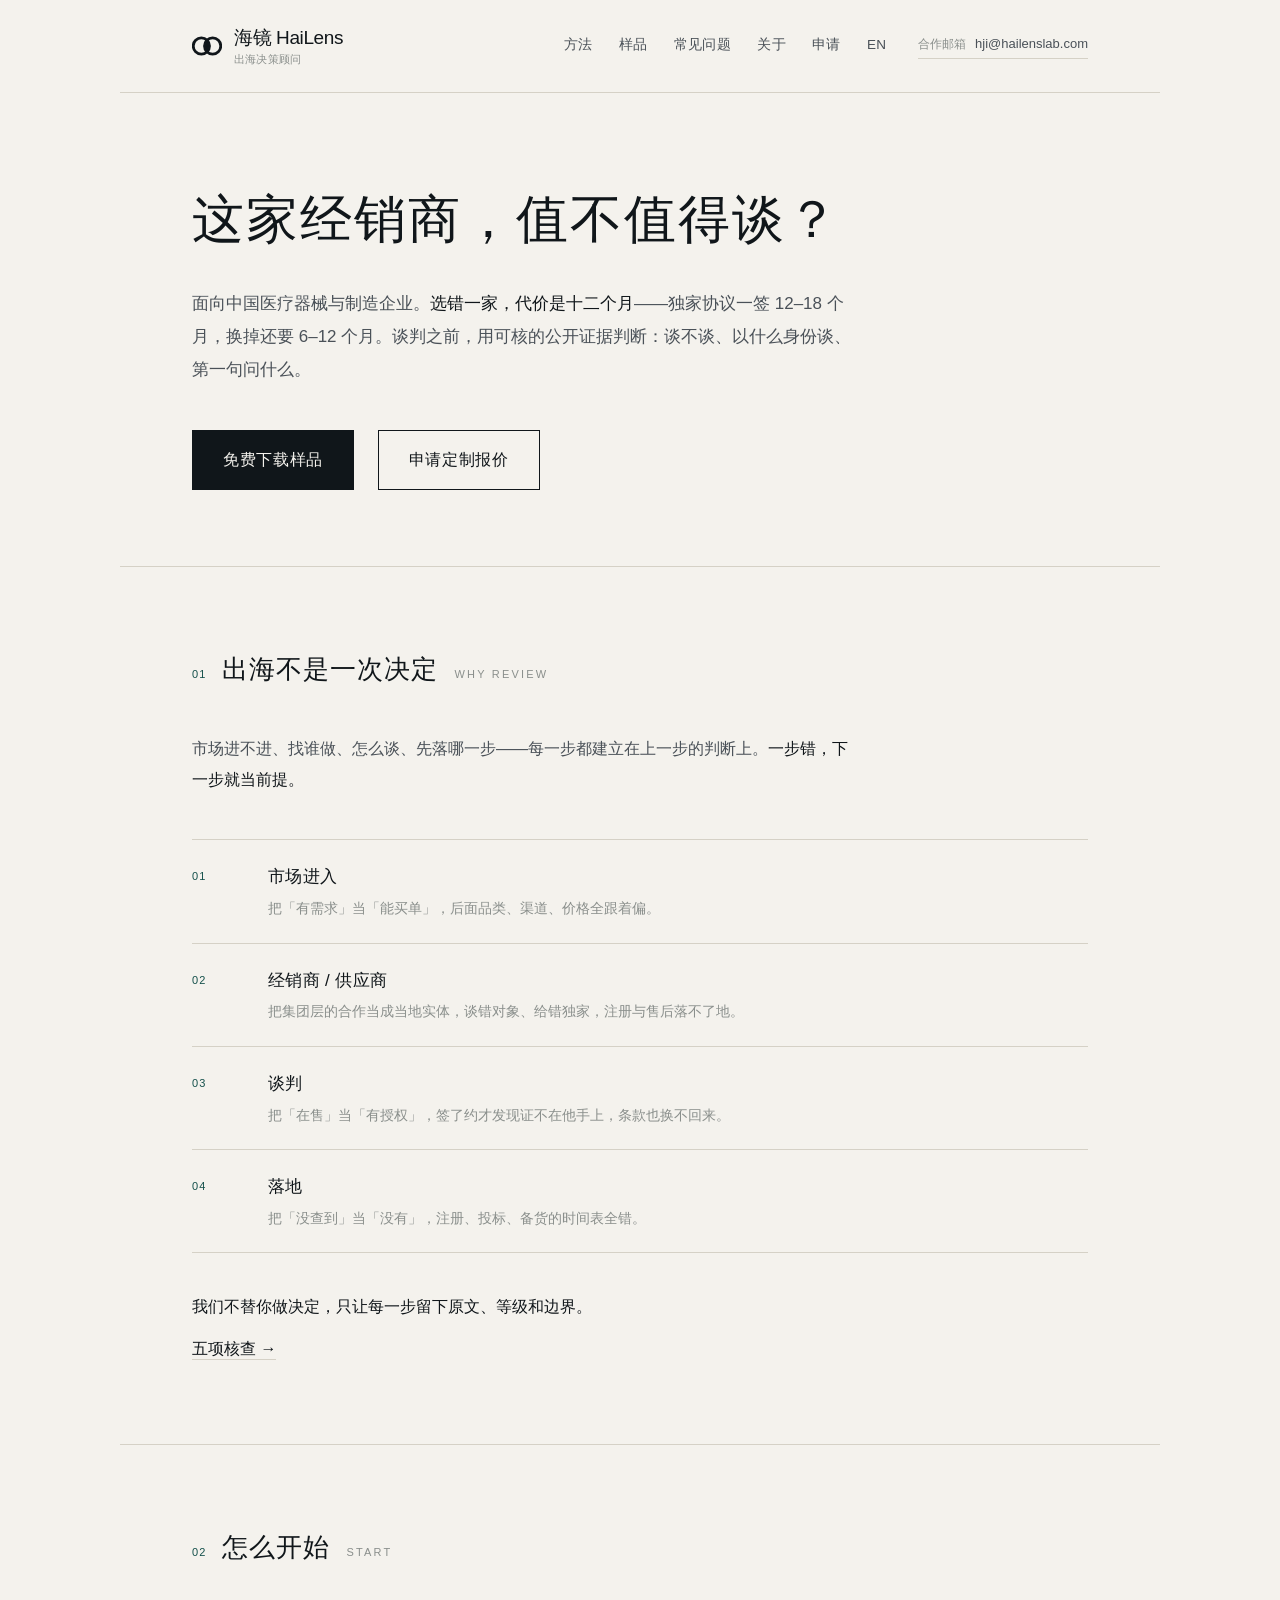
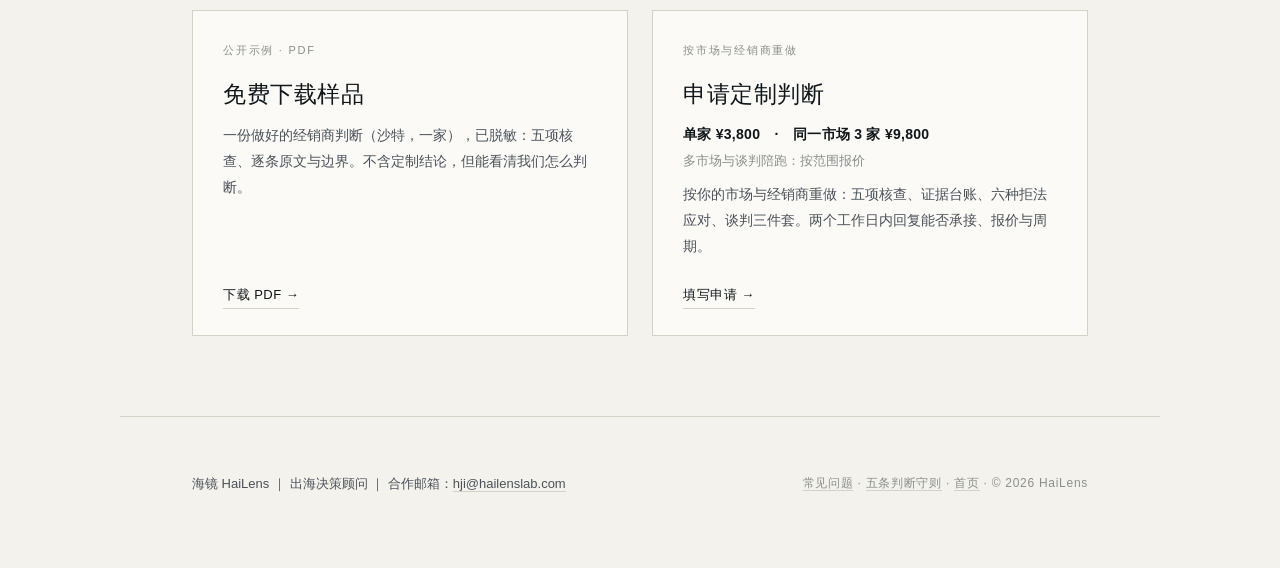
<file: index.html>
<!doctype html>
<html lang="zh-CN">
<head>
<meta charset="utf-8">
<meta name="viewport" content="width=device-width, initial-scale=1">
<title>海镜 HaiLens - 这家经销商，值不值得谈？</title>
<meta name="description" content="面向中国医疗器械与制造企业的出海判断：谈不谈、以什么身份谈、第一句问什么。谈判之前，用可核的公开证据核查经销商。样品免费下载，定制判断申请后报价。">
<meta property="og:type" content="website">
<meta property="og:url" content="https://hailenslab.com/">
<meta property="og:title" content="海镜 HaiLens - 这家经销商，值不值得谈？">
<meta property="og:description" content="选错一家，代价是十二个月。谈判之前，用可核的公开证据判断：谈不谈、以什么身份谈、第一句问什么。样品免费下载，定制判断申请后报价。">
<meta property="og:image" content="https://hailenslab.com/assets/og.png">
<meta name="twitter:card" content="summary_large_image">
<link rel="alternate" hreflang="zh-CN" href="https://hailenslab.com/">
<link rel="alternate" hreflang="en" href="https://hailenslab.com/en/">
<link rel="icon" href="assets/favicon.svg" type="image/svg+xml">
<link rel="apple-touch-icon" href="assets/apple-touch-icon.png">
<link rel="stylesheet" href="assets/style.css">
<script src="assets/hl-analytics.js" defer></script>
</head>
<body>

<header class="wrap top">
  <a class="brand" href="index.html">
    <img src="assets/logo/hailens_mark_small.svg" width="30" height="30" alt="" aria-hidden="true">
    <span class="lockup"><span class="name">海镜 HaiLens</span><span class="tagline">出海决策顾问</span></span>
  </a>
  <nav class="nav" aria-label="主导航">
    <a href="principles.html">方法</a>
    <a href="sample.html">样品</a>
    <a href="faq.html">常见问题</a>
    <a href="about.html">关于</a>
    <a href="apply.html">申请</a>
    <a href="en/" hreflang="en" lang="en">EN</a>
  </nav>
  <a class="mail" href="mailto:hji@hailenslab.com"><span class="mail-lbl">合作邮箱</span> hji@hailenslab.com</a>
</header>

<main>

  <section class="wrap hero">
    <h1>这家经销商，值不值得谈？</h1>
    <p class="lede">
      面向中国医疗器械与制造企业。<b>选错一家，代价是十二个月</b>——独家协议一签 12–18 个月，换掉还要 6–12 个月。谈判之前，用可核的公开证据判断：谈不谈、以什么身份谈、第一句问什么。
    </p>
    <div class="act">
      <a class="btn" href="assets/sample.pdf" download data-track="sample_download">免费下载样品</a>
      <a class="btn ghost" href="apply.html" data-track="apply_click">申请定制报价</a>
    </div>
  </section>

  <section class="wrap sec" id="chain">
    <div class="sec-head">
      <span class="num">01</span>
      <h2>出海不是一次决定</h2>
      <span class="en">Why review</span>
    </div>
    <p class="body">
      市场进不进、找谁做、怎么谈、先落哪一步——每一步都建立在上一步的判断上。<b>一步错，下一步就当前提。</b>
    </p>
    <ol class="five" style="margin-top:44px">
      <li><span class="n">01</span><div><div class="t">市场进入</div><div class="d">把「有需求」当「能买单」，后面品类、渠道、价格全跟着偏。</div></div></li>
      <li><span class="n">02</span><div><div class="t">经销商 / 供应商</div><div class="d">把集团层的合作当成当地实体，谈错对象、给错独家，注册与售后落不了地。</div></div></li>
      <li><span class="n">03</span><div><div class="t">谈判</div><div class="d">把「在售」当「有授权」，签了约才发现证不在他手上，条款也换不回来。</div></div></li>
      <li><span class="n">04</span><div><div class="t">落地</div><div class="d">把「没查到」当「没有」，注册、投标、备货的时间表全错。</div></div></li>
    </ol>
    <div class="sec-foot">
      <p><b>我们不替你做决定，只让每一步留下原文、等级和边界。</b></p>
      <p class="sec-link"><a href="principles.html">五项核查 →</a></p>
    </div>
  </section>

  <section class="wrap sec" id="start">
    <div class="sec-head">
      <span class="num">02</span>
      <h2>怎么开始</h2>
      <span class="en">Start</span>
    </div>

    <div class="cards">
      <a class="card" href="assets/sample.pdf" download data-track="sample_download">
        <span class="lbl">公开示例 · PDF</span>
        <h3>免费下载样品</h3>
        <p>一份做好的经销商判断（沙特，一家），已脱敏：五项核查、逐条原文与边界。不含定制结论，但能看清我们怎么判断。</p>
        <span class="go">下载 PDF →</span>
      </a>
      <a class="card" href="apply.html" data-track="apply_click">
        <span class="lbl">按市场与经销商重做</span>
        <h3>申请定制判断</h3>
        <p class="price">单家 ¥3,800　·　同一市场 3 家 ¥9,800</p>
        <p class="price-sub">多市场与谈判陪跑：按范围报价</p>
        <p>按你的市场与经销商重做：五项核查、证据台账、六种拒法应对、谈判三件套。两个工作日内回复能否承接、报价与周期。</p>
        <span class="go">填写申请 →</span>
      </a>
    </div>

  </section>


</main>

<footer class="wrap foot">
  <div class="l">海镜 HaiLens ｜ 出海决策顾问 ｜ 合作邮箱：<a href="mailto:hji@hailenslab.com">hji@hailenslab.com</a></div>
  <div class="r"><a href="faq.html">常见问题</a> · <a href="principles.html">五条判断守则</a> · <a href="index.html">首页</a> · © 2026 HaiLens</div>
</footer>

</body>
</html>
</file>
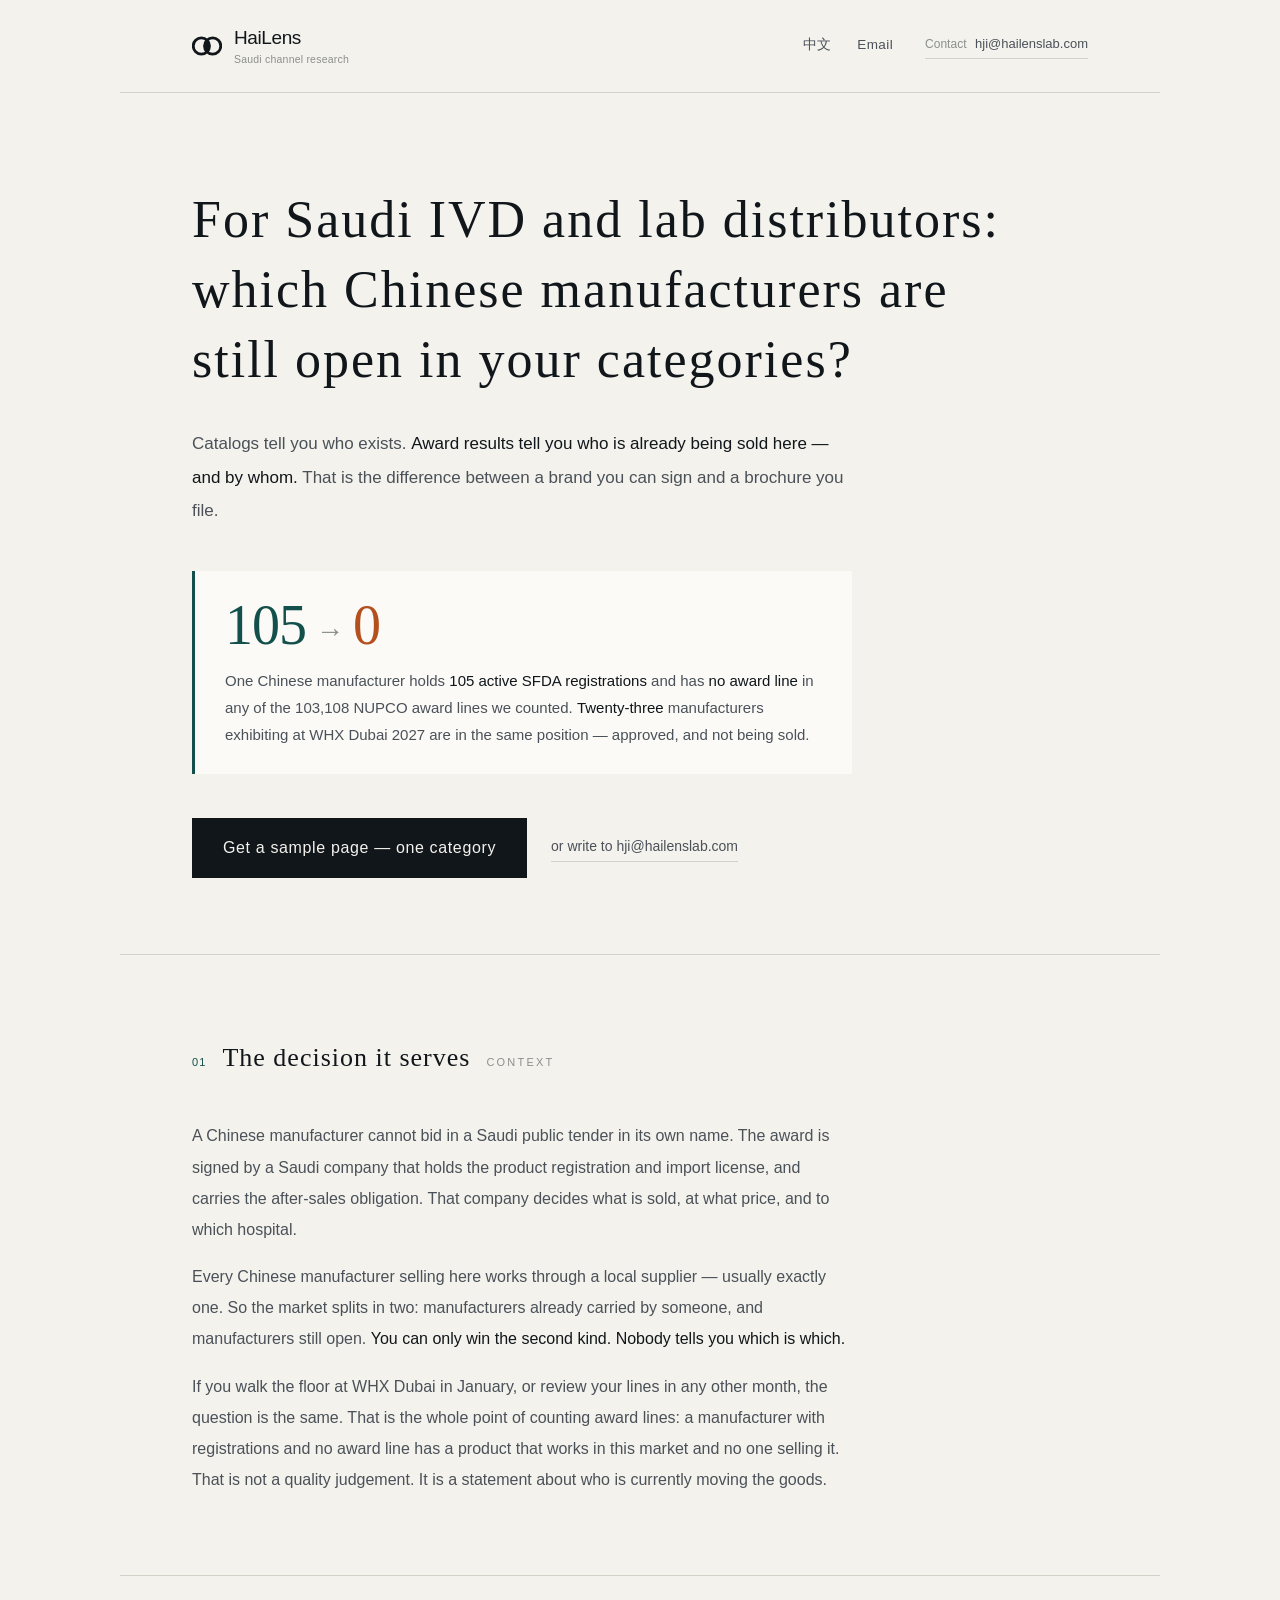
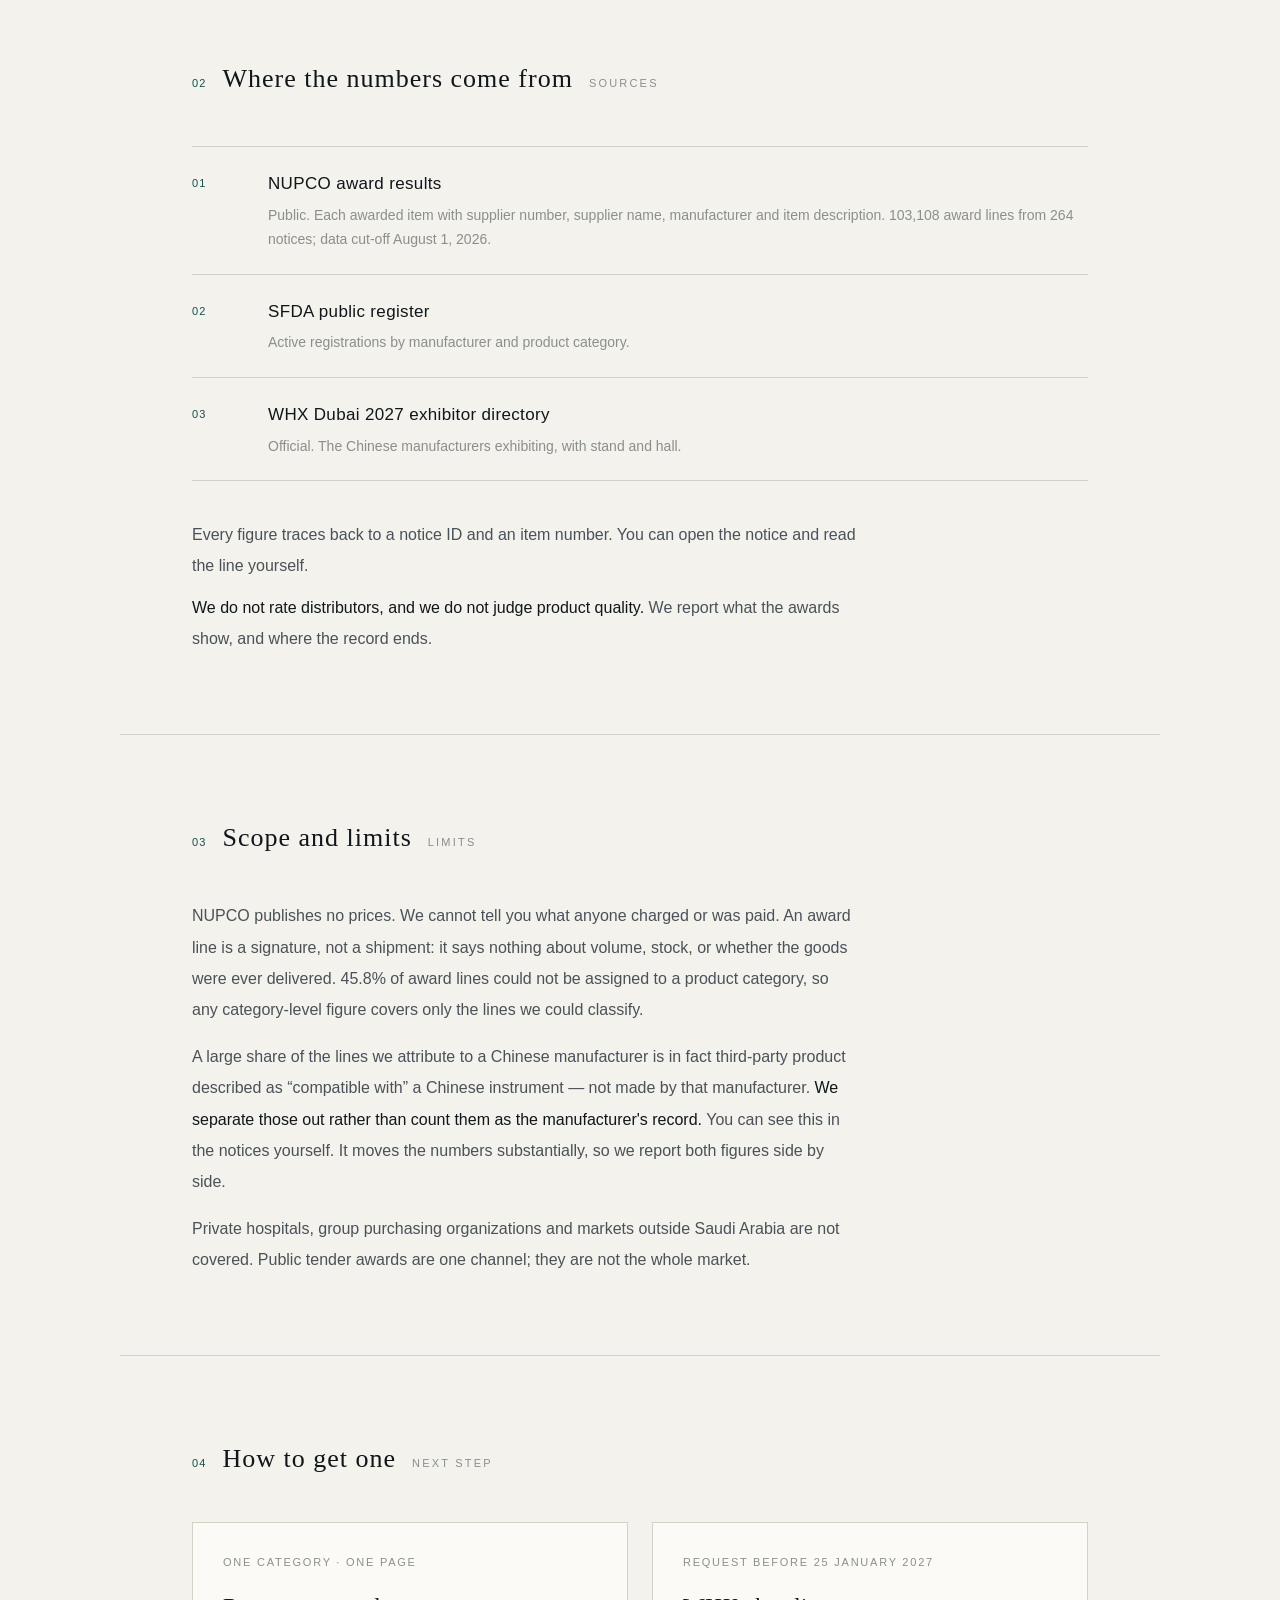
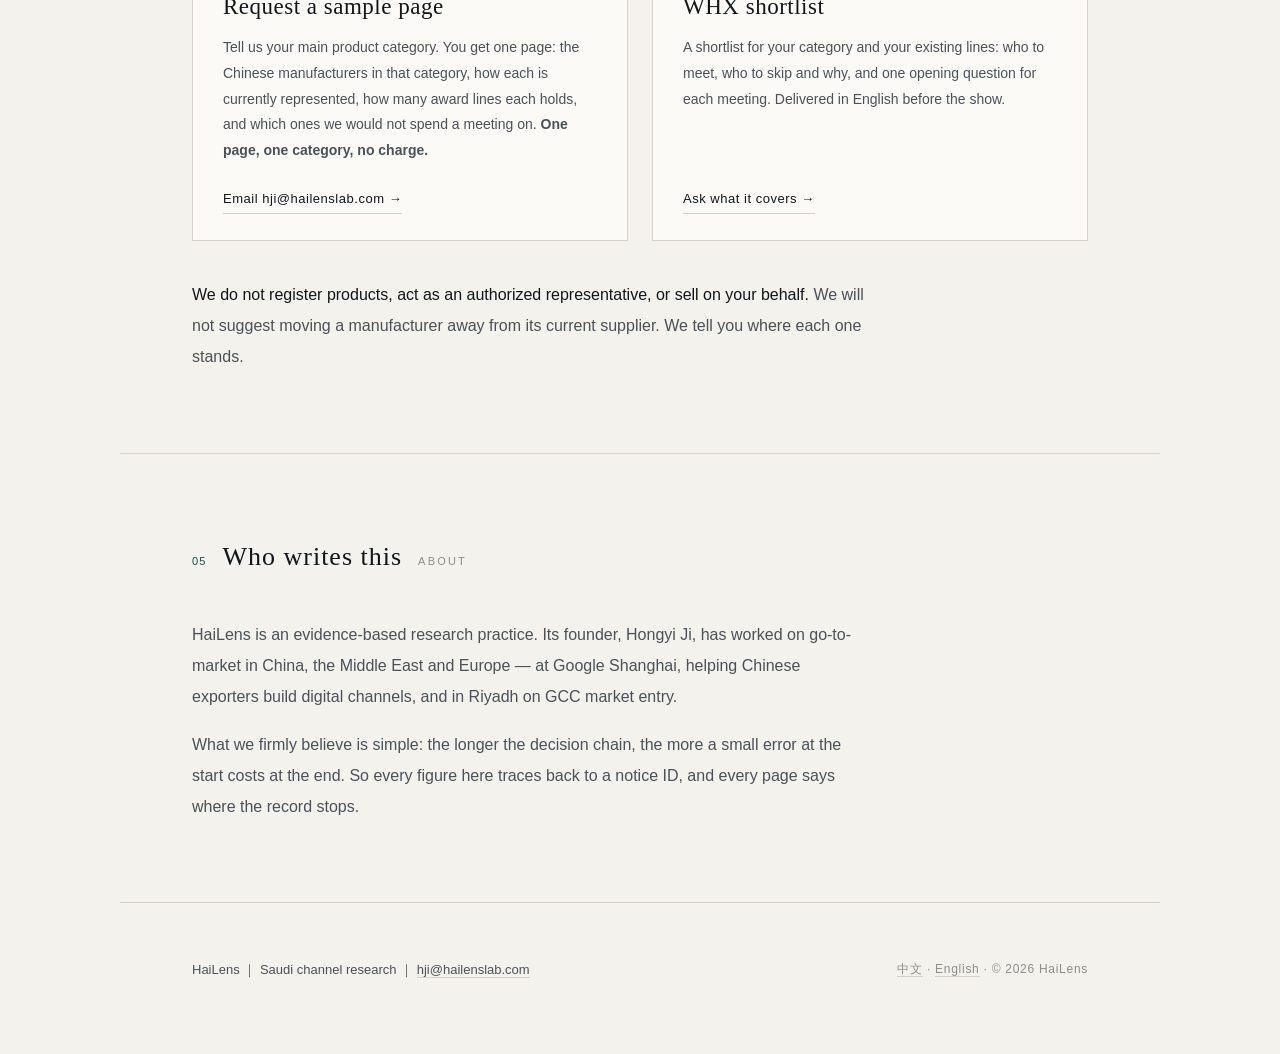
<file: en/index.html>
<!doctype html>
<html lang="en">
<head>
<meta charset="utf-8">
<meta name="viewport" content="width=device-width, initial-scale=1">
<title>HaiLens — Which Chinese manufacturers are still open in your categories</title>
<meta name="description" content="For Saudi IVD and lab distributors: which Chinese manufacturers in your category are already represented in NUPCO public tenders, by which local supplier, and which ones can be signed at low cost. Every figure traces to a notice ID.">
<meta property="og:type" content="website">
<meta property="og:url" content="https://hailenslab.com/en/">
<meta property="og:title" content="HaiLens — Which Chinese manufacturers are still open in your categories">
<meta property="og:description" content="Award results, not catalogs. For each Chinese manufacturer in your category: represented or not, by which local supplier, and how many award lines.">
<meta property="og:image" content="https://hailenslab.com/assets/og.png">
<meta name="twitter:card" content="summary_large_image">
<link rel="icon" href="../assets/favicon.svg" type="image/svg+xml">
<link rel="apple-touch-icon" href="../assets/apple-touch-icon.png">
<link rel="alternate" hreflang="zh-CN" href="https://hailenslab.com/">
<link rel="alternate" hreflang="en" href="https://hailenslab.com/en/">
<link rel="stylesheet" href="../assets/style.css">
<style>
  .stat{margin-top:44px;padding:26px 30px;border-left:3px solid var(--accent);background:var(--paper-hi);max-width:660px}
  .stat-n{font-family:var(--serif);font-size:56px;line-height:1;color:var(--accent);letter-spacing:-1px}
  .stat-t{margin-top:14px;font-size:15px;line-height:1.8;color:var(--ink-2)}
  .stat-t b{color:var(--ink);font-weight:500}
  .hero .act .link{font-size:14px;color:var(--ink-2);text-decoration:none;border-bottom:1px solid var(--rule);padding-bottom:2px}
  .hero .act .link:hover{color:var(--ink);border-color:var(--ink)}
  .stat-n{display:flex;align-items:baseline;gap:10px}
  .stat-arrow{font-size:.5em;color:var(--ink-3);transform:translateY(-4px)}
  .stat-zero{color:var(--alert)}
  @media (max-width:640px){.stat-n{font-size:44px}.stat{padding:20px 22px}}
</style>
<script src="../assets/hl-analytics.js" defer></script>
</head>
<body>

<header class="wrap top">
  <a class="brand" href="index.html">
    <img src="../assets/logo/hailens_mark_small.svg" width="30" height="30" alt="" aria-hidden="true">
    <span class="lockup"><span class="name">HaiLens</span><span class="tagline">Saudi channel research</span></span>
  </a>
  <nav class="nav" aria-label="Main">
    <a href="../index.html" hreflang="zh-CN" lang="zh-CN">中文</a>
    <a href="mailto:hji@hailenslab.com">Email</a>
  </nav>
  <a class="mail" href="mailto:hji@hailenslab.com"><span class="mail-lbl">Contact</span> hji@hailenslab.com</a>
</header>

<main>

  <section class="wrap hero">
    <h1>For Saudi IVD and lab distributors: which Chinese manufacturers are still open in your categories?</h1>
    <p class="lede">
      Catalogs tell you who exists. <b>Award results tell you who is already being sold here — and by whom.</b>
      That is the difference between a brand you can sign and a brochure you file.
    </p>

    <div class="stat">
      <div class="stat-n">105<span class="stat-arrow">→</span><span class="stat-zero">0</span></div>
      <div class="stat-t">One Chinese manufacturer holds <b>105 active SFDA registrations</b> and has <b>no award line</b> in any of the 103,108 NUPCO award lines we counted. <b>Twenty-three</b> manufacturers exhibiting at WHX Dubai 2027 are in the same position — approved, and not being sold.</div>
    </div>

    <div class="act">
      <a class="btn" href="mailto:hji@hailenslab.com?subject=Sample%20page%20request">Get a sample page — one category</a>
      <a class="link" href="mailto:hji@hailenslab.com">or write to hji@hailenslab.com</a>
    </div>
  </section>

  <section class="wrap sec" id="decision">
    <div class="sec-head">
      <span class="num">01</span>
      <h2>The decision it serves</h2>
      <span class="en">Context</span>
    </div>
    <p class="body">
      A Chinese manufacturer cannot bid in a Saudi public tender in its own name. The award is signed by a Saudi company that holds the product registration and import license, and carries the after-sales obligation. That company decides what is sold, at what price, and to which hospital.
    </p>
    <p class="body">
      Every Chinese manufacturer selling here works through a local supplier — usually exactly one. So the market splits in two: manufacturers already carried by someone, and manufacturers still open. <b>You can only win the second kind. Nobody tells you which is which.</b>
    </p>
    <p class="body">
      If you walk the floor at WHX Dubai in January, or review your lines in any other month, the question is the same.
      That is the whole point of counting award lines: a manufacturer with registrations and no award line has a product that works in this market and no one selling it. That is not a quality judgement. It is a statement about who is currently moving the goods.
    </p>
  </section>

  <section class="wrap sec" id="data">
    <div class="sec-head">
      <span class="num">02</span>
      <h2>Where the numbers come from</h2>
      <span class="en">Sources</span>
    </div>
    <ol class="five" style="margin-top:44px">
      <li><span class="n">01</span><div><div class="t">NUPCO award results</div><div class="d">Public. Each awarded item with supplier number, supplier name, manufacturer and item description. 103,108 award lines from 264 notices; data cut-off August 1, 2026.</div></div></li>
      <li><span class="n">02</span><div><div class="t">SFDA public register</div><div class="d">Active registrations by manufacturer and product category.</div></div></li>
      <li><span class="n">03</span><div><div class="t">WHX Dubai 2027 exhibitor directory</div><div class="d">Official. The Chinese manufacturers exhibiting, with stand and hall.</div></div></li>
    </ol>
    <div class="sec-foot">
      <p>Every figure traces back to a notice ID and an item number. You can open the notice and read the line yourself.</p>
      <p><b>We do not rate distributors, and we do not judge product quality.</b> We report what the awards show, and where the record ends.</p>
    </div>
  </section>

  <section class="wrap sec" id="limits">
    <div class="sec-head">
      <span class="num">03</span>
      <h2>Scope and limits</h2>
      <span class="en">Limits</span>
    </div>
    <p class="body">
      NUPCO publishes no prices. We cannot tell you what anyone charged or was paid.
      An award line is a signature, not a shipment: it says nothing about volume, stock, or whether the goods were ever delivered.
      45.8% of award lines could not be assigned to a product category, so any category-level figure covers only the lines we could classify.
    </p>
    <p class="body">
      A large share of the lines we attribute to a Chinese manufacturer is in fact third-party product described as “compatible with” a Chinese instrument — not made by that manufacturer. <b>We separate those out rather than count them as the manufacturer's record.</b> You can see this in the notices yourself. It moves the numbers substantially, so we report both figures side by side.
    </p>
    <p class="body">
      Private hospitals, group purchasing organizations and markets outside Saudi Arabia are not covered. Public tender awards are one channel; they are not the whole market.
    </p>
  </section>

  <section class="wrap sec" id="get">
    <div class="sec-head">
      <span class="num">04</span>
      <h2>How to get one</h2>
      <span class="en">Next step</span>
    </div>
    <div class="cards">
      <a class="card" href="mailto:hji@hailenslab.com?subject=Sample%20page%20request">
        <span class="lbl">One category · one page</span>
        <h3>Request a sample page</h3>
        <p>Tell us your main product category. You get one page: the Chinese manufacturers in that category, how each is currently represented, how many award lines each holds, and which ones we would not spend a meeting on. <b>One page, one category, no charge.</b></p>
        <span class="go">Email hji@hailenslab.com →</span>
      </a>
      <a class="card" href="mailto:hji@hailenslab.com?subject=WHX%20shortlist">
        <span class="lbl">Request before 25 January 2027</span>
        <h3>WHX shortlist</h3>
        <p>A shortlist for your category and your existing lines: who to meet, who to skip and why, and one opening question for each meeting. Delivered in English before the show.</p>
        <span class="go">Ask what it covers →</span>
      </a>
    </div>
    <div class="sec-foot">
      <p><b>We do not register products, act as an authorized representative, or sell on your behalf.</b> We will not suggest moving a manufacturer away from its current supplier. We tell you where each one stands.</p>
    </div>
  </section>

  <section class="wrap sec" id="about">
    <div class="sec-head">
      <span class="num">05</span>
      <h2>Who writes this</h2>
      <span class="en">About</span>
    </div>
    <p class="body">
      HaiLens is an evidence-based research practice. Its founder, Hongyi Ji, has worked on go-to-market in China, the Middle East and Europe — at Google Shanghai, helping Chinese exporters build digital channels, and in Riyadh on GCC market entry.
    </p>
    <p class="body">
      What we firmly believe is simple: the longer the decision chain, the more a small error at the start costs at the end. So every figure here traces back to a notice ID, and every page says where the record stops.
    </p>
  </section>

</main>

<footer class="wrap foot">
  <div class="l">HaiLens ｜ Saudi channel research ｜ <a href="mailto:hji@hailenslab.com">hji@hailenslab.com</a></div>
  <div class="r"><a href="../index.html" hreflang="zh-CN" lang="zh-CN">中文</a> · <a href="index.html">English</a> · © 2026 HaiLens</div>
</footer>

</body>
</html>
</file>
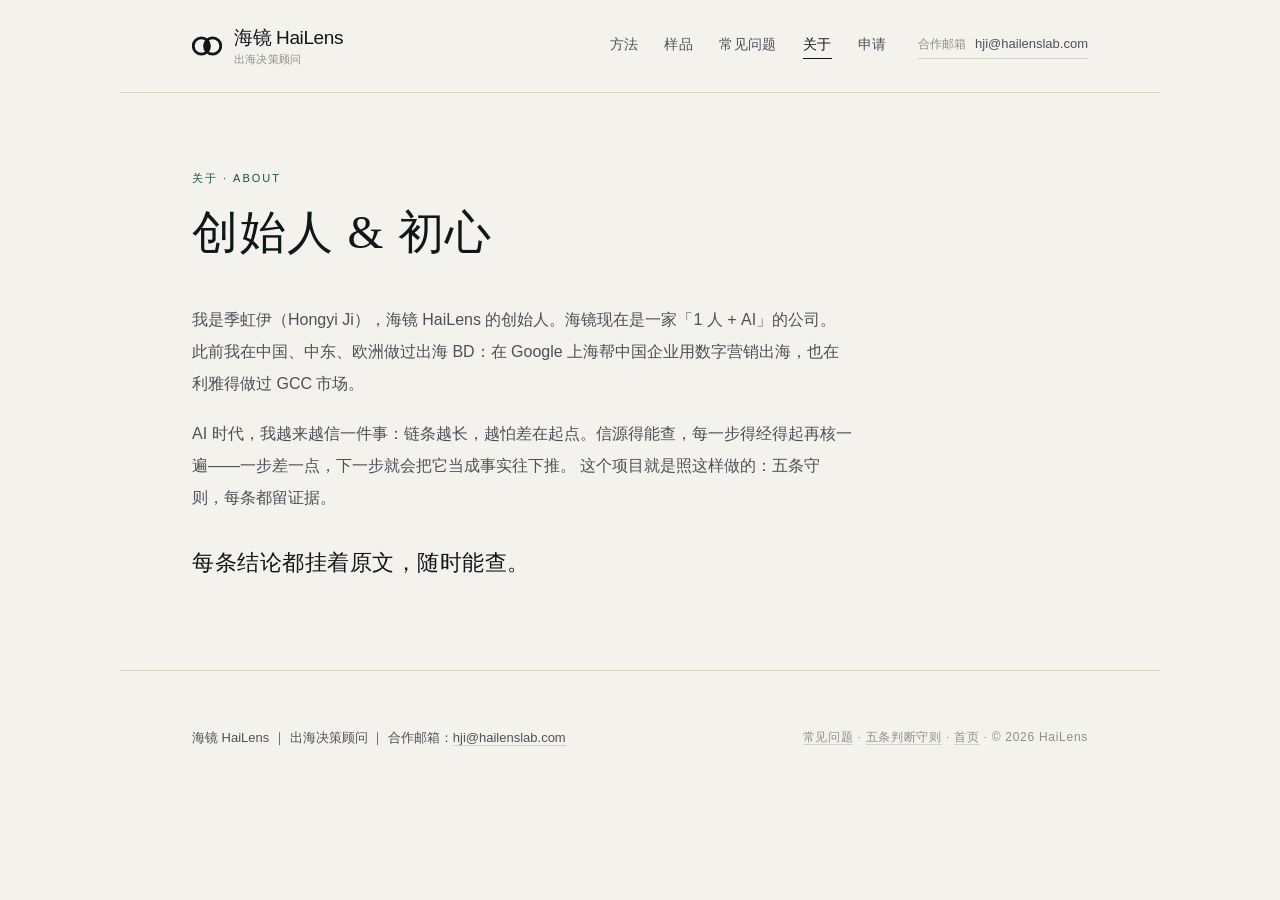
<file: about.html>
<!doctype html>
<html lang="zh-CN">
<head>
<meta charset="utf-8">
<meta name="viewport" content="width=device-width, initial-scale=1">
<title>关于 · 海镜 HaiLens</title>
<meta name="description" content="季虹伊（Hongyi Ji），海镜 HaiLens 创始人。1 人 + AI；在中国、中东、欧洲做过出海 BD。每条结论都挂着原文，随时能查。">
<link rel="icon" href="assets/favicon.svg" type="image/svg+xml">
<link rel="apple-touch-icon" href="assets/apple-touch-icon.png">
<link rel="stylesheet" href="assets/style.css">
<script src="assets/hl-analytics.js" defer></script>
</head>
<body>

<header class="wrap top">
  <a class="brand" href="index.html">
    <img src="assets/logo/hailens_mark_small.svg" width="30" height="30" alt="" aria-hidden="true">
    <span class="lockup"><span class="name">海镜 HaiLens</span><span class="tagline">出海决策顾问</span></span>
  </a>
  <nav class="nav" aria-label="主导航">
    <a href="principles.html">方法</a>
    <a href="sample.html">样品</a>
    <a href="faq.html">常见问题</a>
    <a href="about.html" aria-current="page">关于</a>
    <a href="apply.html">申请</a>
  </nav>
  <a class="mail" href="mailto:hji@hailenslab.com"><span class="mail-lbl">合作邮箱</span> hji@hailenslab.com</a>
</header>

<main class="wrap">
  <section class="page-hero">
    <div class="kicker">关于 · About</div>
    <h1>创始人 &amp; 初心</h1>
  </section>

  <section class="page-body">
    <div class="story">
      <p>
        我是季虹伊（Hongyi Ji），海镜 HaiLens 的创始人。海镜现在是一家「1 人 + AI」的公司。
        此前我在中国、中东、欧洲做过出海 BD：在 Google 上海帮中国企业用数字营销出海，也在利雅得做过 GCC 市场。
      </p>
      <p>
        AI 时代，我越来越信一件事：链条越长，越怕差在起点。信源得能查，每一步得经得起再核一遍——一步差一点，下一步就会把它当成事实往下推。
        这个项目就是照这样做的：五条守则，每条都留证据。
      </p>
      <p class="last">每条结论都挂着原文，随时能查。</p>
    </div>
  </section>
</main>

<footer class="wrap foot">
  <div class="l">海镜 HaiLens ｜ 出海决策顾问 ｜ 合作邮箱：<a href="mailto:hji@hailenslab.com">hji@hailenslab.com</a></div>
  <div class="r"><a href="faq.html">常见问题</a> · <a href="principles.html">五条判断守则</a> · <a href="index.html">首页</a> · © 2026 HaiLens</div>
</footer>

</body>
</html>
</file>
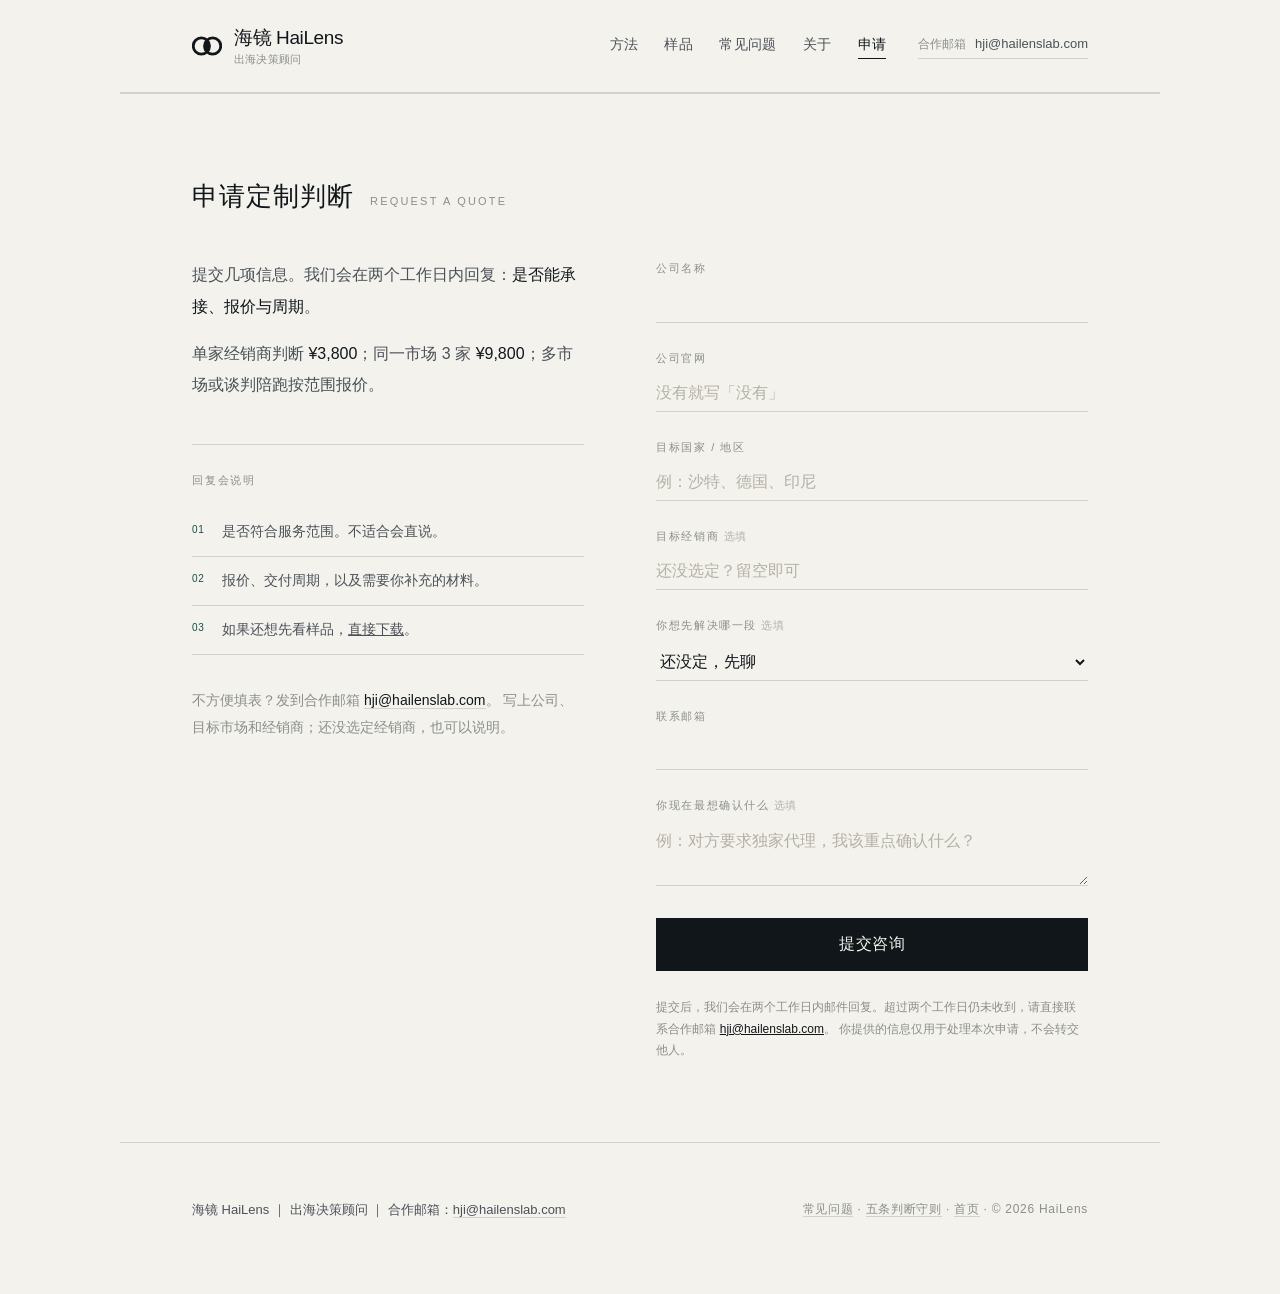
<file: apply.html>
<!doctype html>
<html lang="zh-CN">
<head>
<meta charset="utf-8">
<meta name="viewport" content="width=device-width, initial-scale=1">
<title>申请定制判断 · 海镜 HaiLens</title>
<meta name="description" content="申请定制判断：按你的市场与经销商重做，两个工作日内回复能否承接、报价与周期。">
<link rel="icon" href="assets/favicon.svg" type="image/svg+xml">
<link rel="stylesheet" href="assets/style.css">
<script src="assets/hl-analytics.js" defer></script>
</head>
<body>
<header class="wrap top">
  <a class="brand" href="index.html">
    <img src="assets/logo/hailens_mark_small.svg" width="30" height="30" alt="" aria-hidden="true">
    <span class="lockup"><span class="name">海镜 HaiLens</span><span class="tagline">出海决策顾问</span></span>
  </a>
  <nav class="nav" aria-label="主导航">
    <a href="principles.html">方法</a>
    <a href="sample.html">样品</a>
    <a href="faq.html">常见问题</a>
    <a href="about.html">关于</a>
    <a href="apply.html" aria-current="page">申请</a>
  </nav>
  <a class="mail" href="mailto:hji@hailenslab.com"><span class="mail-lbl">合作邮箱</span> hji@hailenslab.com</a>
</header>
<main>
<section class="wrap sec" id="apply">
    <div class="sec-head">
            <h2>申请定制判断</h2>
      <span class="en">Request a quote</span>
    </div>

    <div class="form-wrap">
      <div>
        <p class="body">
          提交几项信息。我们会在两个工作日内回复：<b>是否能承接、报价与周期</b>。
        </p>
        <p class="body">
          单家经销商判断 <b>¥3,800</b>；同一市场 3 家 <b>¥9,800</b>；多市场或谈判陪跑按范围报价。
        </p>
        <div class="reply">
          <div class="lbl">回复会说明</div>
          <ol>
            <li>是否符合服务范围。不适合会直说。</li>
            <li>报价、交付周期，以及需要你补充的材料。</li>
            <li>如果还想先看样品，<a href="assets/sample.pdf" download>直接下载</a>。</li>
          </ol>
        </div>
        <p class="body" style="margin-top:32px;font-size:14px;color:var(--ink-3)">
          不方便填表？发到合作邮箱
          <a href="mailto:hji@hailenslab.com" style="color:var(--ink);text-decoration:none;border-bottom:1px solid var(--rule)">hji@hailenslab.com</a>。
          写上公司、目标市场和经销商；还没选定经销商，也可以说明。
        </p>
      </div>

      <form class="form" id="lead-form" action="https://formsubmit.co/hji@hailenslab.com" method="POST">
        <input type="hidden" name="_subject" value="定制咨询 · 海镜 HaiLens 经销商判断">
        <input type="hidden" name="_next" value="https://hailenslab.com/thanks.html">
        <input type="hidden" name="_captcha" value="false">
        <input type="hidden" name="_template" value="table">
        <div class="hp" aria-hidden="true">
          <label for="_honey">请勿填写</label>
          <input type="text" id="_honey" name="_honey" tabindex="-1" autocomplete="off">
        </div>

        <div class="field">
          <label for="company">公司名称</label>
          <input id="company" name="company" type="text" required autocomplete="organization">
        </div>
        <div class="field">
          <label for="website">公司官网</label>
          <input id="website" name="website" type="text" required placeholder="没有就写「没有」" autocomplete="url">
        </div>
        <div class="field">
          <label for="market">目标国家 / 地区</label>
          <input id="market" name="market" type="text" required placeholder="例：沙特、德国、印尼">
        </div>
        <div class="field">
          <label for="dealer">目标经销商 <span class="opt">选填</span></label>
          <input id="dealer" name="dealer" type="text" placeholder="还没选定？留空即可">
        </div>
        <div class="field">
          <label for="stage">你想先解决哪一段 <span class="opt">选填</span></label>
          <select id="stage" name="stage">
            <option value="">还没定，先聊</option>
            <option value="市场进入判断">市场进入判断</option>
            <option value="经销商或供应商判断">经销商或供应商判断</option>
            <option value="谈判陪跑">谈判陪跑</option>
          </select>
        </div>
        <div class="field">
          <label for="email">联系邮箱</label>
          <input id="email" name="email" type="email" required autocomplete="email">
        </div>
        <div class="field">
          <label for="note">你现在最想确认什么 <span class="opt">选填</span></label>
          <textarea id="note" name="note" rows="2" placeholder="例：对方要求独家代理，我该重点确认什么？"></textarea>
        </div>

        <button class="btn" type="submit" data-track="apply_submit">提交咨询</button>
        <p class="fine">
          提交后，我们会在两个工作日内邮件回复。超过两个工作日仍未收到，请直接联系合作邮箱
          <a href="mailto:hji@hailenslab.com" style="color:var(--ink)">hji@hailenslab.com</a>。
          你提供的信息仅用于处理本次申请，不会转交他人。
        </p>
      </form>
    </div>
  </section>
</main>
<footer class="wrap foot">
  <div class="l">海镜 HaiLens ｜ 出海决策顾问 ｜ 合作邮箱：<a href="mailto:hji@hailenslab.com">hji@hailenslab.com</a></div>
  <div class="r"><a href="faq.html">常见问题</a> · <a href="principles.html">五条判断守则</a> · <a href="index.html">首页</a> · © 2026 HaiLens</div>
</footer>
</body>
</html>
</file>
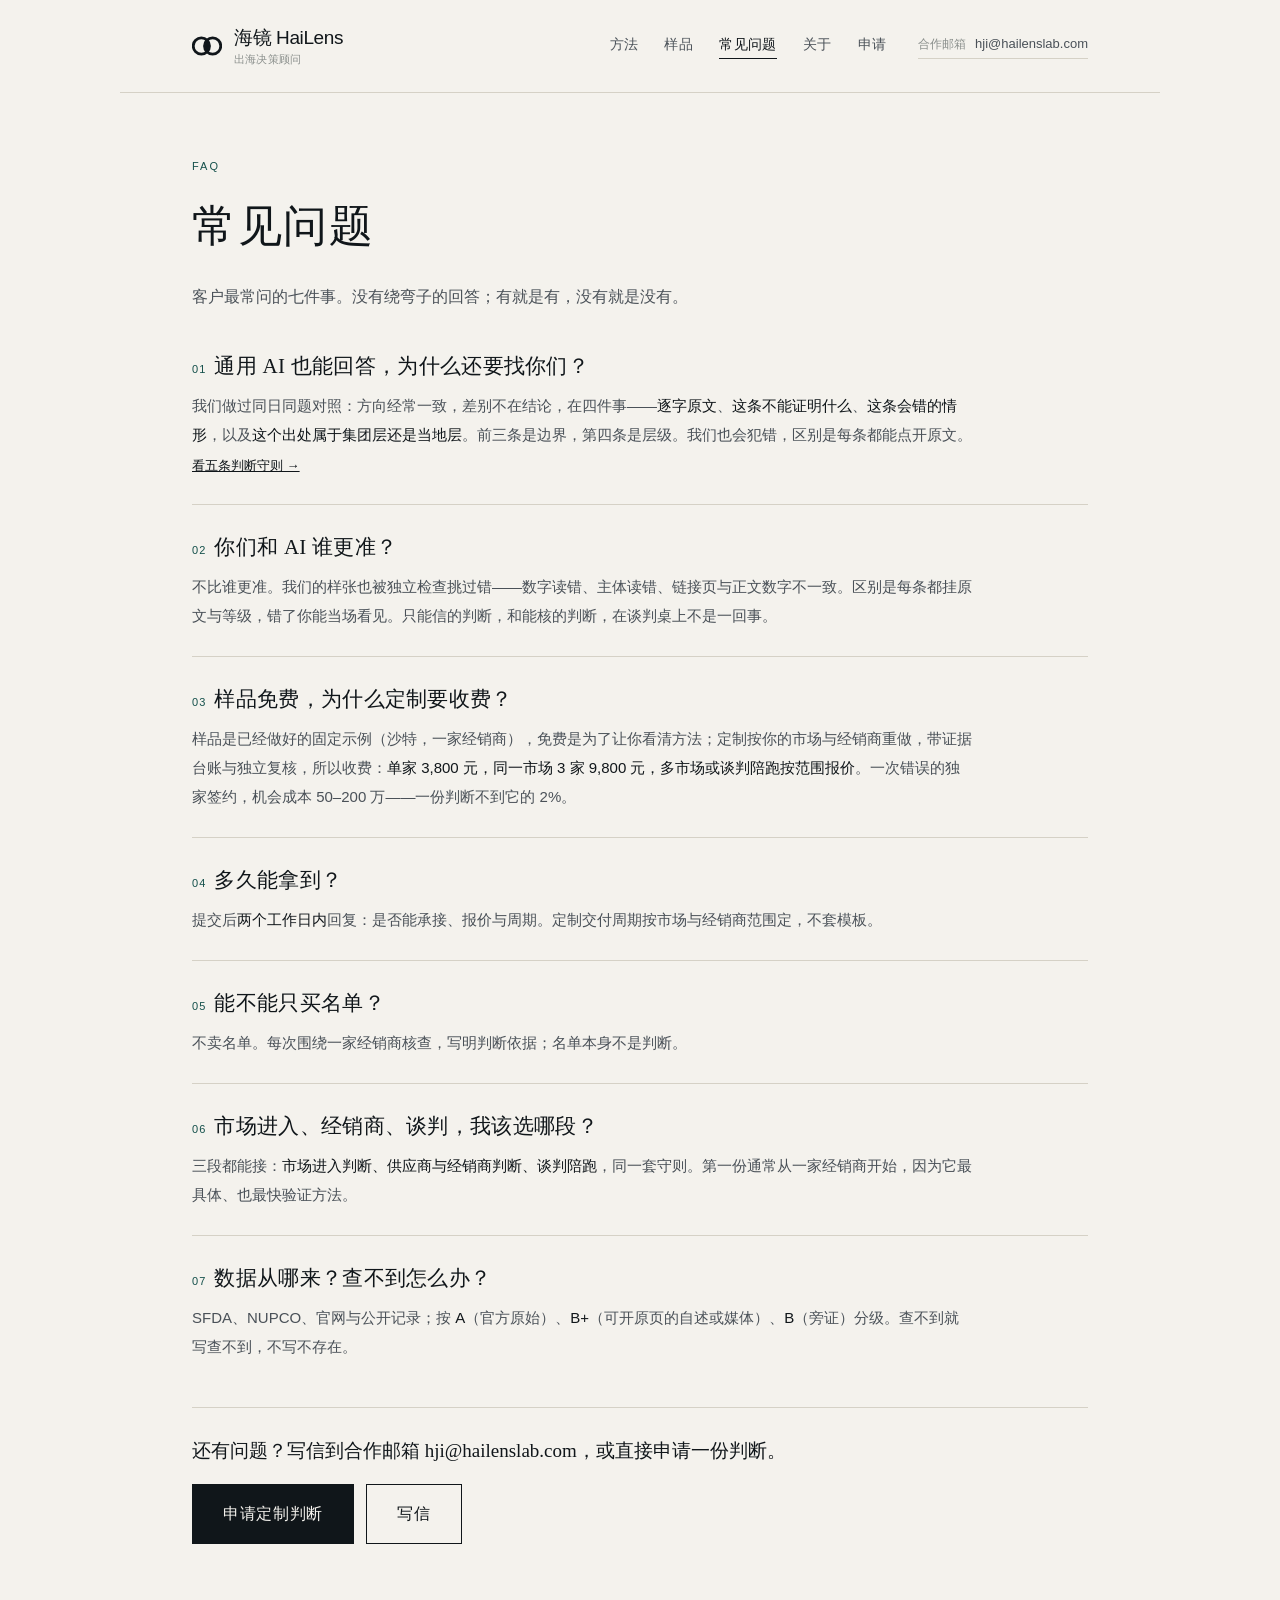
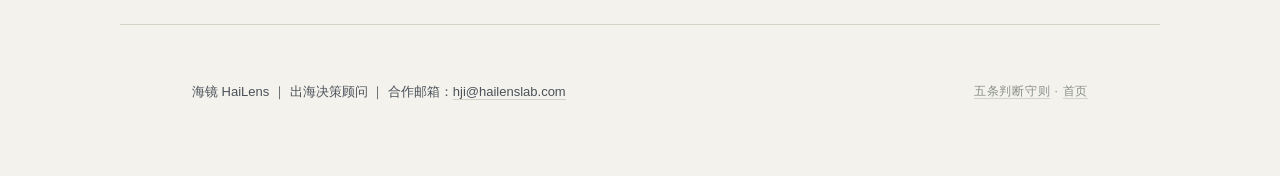
<file: faq.html>
<!doctype html>
<html lang="zh-CN">
<head>
<meta charset="utf-8">
<meta name="viewport" content="width=device-width, initial-scale=1">
<title>常见问题 · 海镜 HaiLens</title>
<meta name="description" content="海镜 HaiLens 常见问题：和通用 AI 的区别、样本与定制、交付周期、数据来源。">
<link rel="icon" href="assets/favicon.svg" type="image/svg+xml">
<link rel="stylesheet" href="assets/style.css">
<style>
  .faq-hero{padding:64px 0 10px}
  .faq-hero .kicker{font-size:11px;letter-spacing:.18em;text-transform:uppercase;color:var(--accent)}
  .faq-hero h1{font-family:var(--serif);font-weight:400;font-size:clamp(30px,4vw,44px);letter-spacing:1.5px;margin-top:12px}
  .faq-hero .lede{max-width:720px;margin-top:16px;font-size:16px;line-height:1.95;color:var(--ink-2)}
  .qa{border-top:1px solid var(--rule);padding:26px 0}
  .qa:first-of-type{border-top:0;padding-top:18px}
  .qa .q{font-family:var(--serif);font-size:21px;line-height:1.55;letter-spacing:.3px}
  .qa .q span{font-family:var(--sans);font-size:11px;letter-spacing:.1em;color:var(--accent);margin-right:8px}
  .qa .a{font-size:15px;line-height:1.95;color:var(--ink-2);margin-top:8px;max-width:780px}
  .qa .a b{color:var(--ink);font-weight:500}
  .qa .more{font-size:13px;margin-top:6px}
  .cta{border-top:1px solid var(--rule);margin-top:20px;padding-top:26px}
  .cta p{font-family:var(--serif);font-size:19px;line-height:1.8;margin-bottom:16px}
</style>
<script src="assets/hl-analytics.js" defer></script>
</head>
<body>

<header class="wrap top">
  <a class="brand" href="index.html">
    <img src="assets/logo/hailens_mark_small.svg" width="30" height="30" alt="" aria-hidden="true">
    <span class="lockup"><span class="name">海镜 HaiLens</span><span class="tagline">出海决策顾问</span></span>
  </a>
  <nav class="nav" aria-label="主导航">
    <a href="principles.html">方法</a>
    <a href="sample.html">样品</a>
    <a href="faq.html" aria-current="page">常见问题</a>
    <a href="about.html">关于</a>
    <a href="apply.html">申请</a>
  </nav>
  <a class="mail" href="mailto:hji@hailenslab.com"><span class="mail-lbl">合作邮箱</span> hji@hailenslab.com</a>
</header>

<main class="wrap">
  <section class="faq-hero">
    <div class="kicker">FAQ</div>
    <h1>常见问题</h1>
    <p class="lede">客户最常问的七件事。没有绕弯子的回答；有就是有，没有就是没有。</p>
  </section>

  <section class="sec" style="border-top:0;padding-top:10px">
    <div class="qa">
      <div class="q"><span>01</span>通用 AI 也能回答，为什么还要找你们？</div>
      <div class="a">我们做过同日同题对照：方向经常一致，差别不在结论，在四件事——<b>逐字原文</b>、<b>这条不能证明什么</b>、<b>这条会错的情形</b>，以及<b>这个出处属于集团层还是当地层</b>。前三条是边界，第四条是层级。我们也会犯错，区别是每条都能点开原文。</div>
      <div class="more"><a href="principles.html">看五条判断守则 →</a></div>
    </div>

    <div class="qa">
      <div class="q"><span>02</span>你们和 AI 谁更准？</div>
      <div class="a">不比谁更准。我们的样张也被独立检查挑过错——数字读错、主体读错、链接页与正文数字不一致。区别是每条都挂原文与等级，错了你能当场看见。只能信的判断，和能核的判断，在谈判桌上不是一回事。</div>
    </div>

    <div class="qa">
      <div class="q"><span>03</span>样品免费，为什么定制要收费？</div>
      <div class="a">样品是已经做好的固定示例（沙特，一家经销商），免费是为了让你看清方法；定制按你的市场与经销商重做，带证据台账与独立复核，所以收费：<b>单家 3,800 元，同一市场 3 家 9,800 元，多市场或谈判陪跑按范围报价</b>。一次错误的独家签约，机会成本 50–200 万——一份判断不到它的 2%。</div>
    </div>

    <div class="qa">
      <div class="q"><span>04</span>多久能拿到？</div>
      <div class="a">提交后<b>两个工作日内</b>回复：是否能承接、报价与周期。定制交付周期按市场与经销商范围定，不套模板。</div>
    </div>

    <div class="qa">
      <div class="q"><span>05</span>能不能只买名单？</div>
      <div class="a">不卖名单。每次围绕一家经销商核查，写明判断依据；名单本身不是判断。</div>
    </div>

    <div class="qa">
      <div class="q"><span>06</span>市场进入、经销商、谈判，我该选哪段？</div>
      <div class="a">三段都能接：<b>市场进入判断、供应商与经销商判断、谈判陪跑</b>，同一套守则。第一份通常从一家经销商开始，因为它最具体、也最快验证方法。</div>
    </div>

    <div class="qa">
      <div class="q"><span>07</span>数据从哪来？查不到怎么办？</div>
      <div class="a">SFDA、NUPCO、官网与公开记录；按 <b>A</b>（官方原始）、<b>B+</b>（可开原页的自述或媒体）、<b>B</b>（旁证）分级。查不到就写查不到，不写不存在。</div>
    </div>

    <div class="cta">
      <p>还有问题？写信到合作邮箱 hji@hailenslab.com，或直接申请一份判断。</p>
      <a class="btn" href="apply.html" data-track="apply_click">申请定制判断</a>
      <a class="btn" href="mailto:hji@hailenslab.com" data-track="mail_click" style="background:transparent;color:var(--ink);margin-left:8px">写信</a>
    </div>
  </section>
</main>

<footer class="wrap foot">
  <div class="l">海镜 HaiLens ｜ 出海决策顾问 ｜ 合作邮箱：<a href="mailto:hji@hailenslab.com">hji@hailenslab.com</a></div>
  <div class="r"><a href="principles.html" style="color:inherit;border-bottom:1px solid var(--rule);text-decoration:none">五条判断守则</a> · <a href="index.html" style="color:inherit;border-bottom:1px solid var(--rule);text-decoration:none">首页</a></div>
</footer>

</body>
</html>
</file>
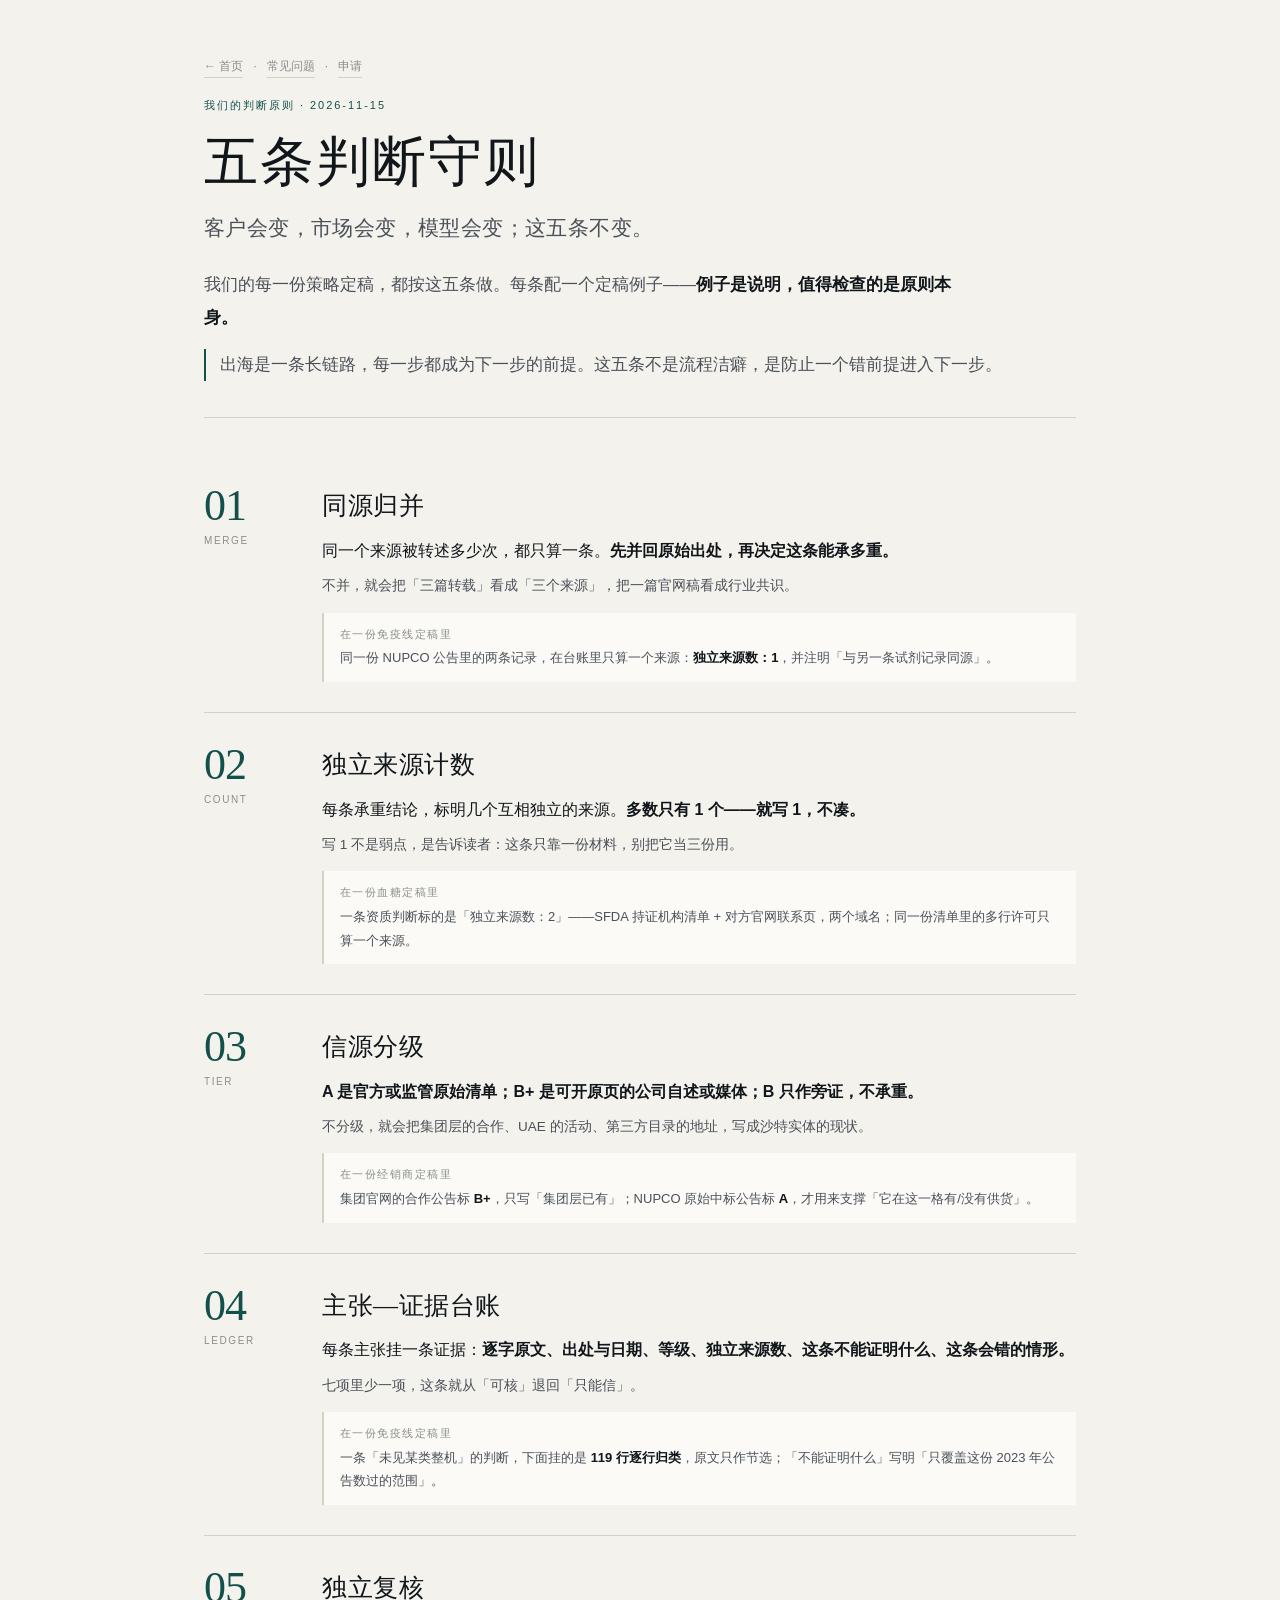
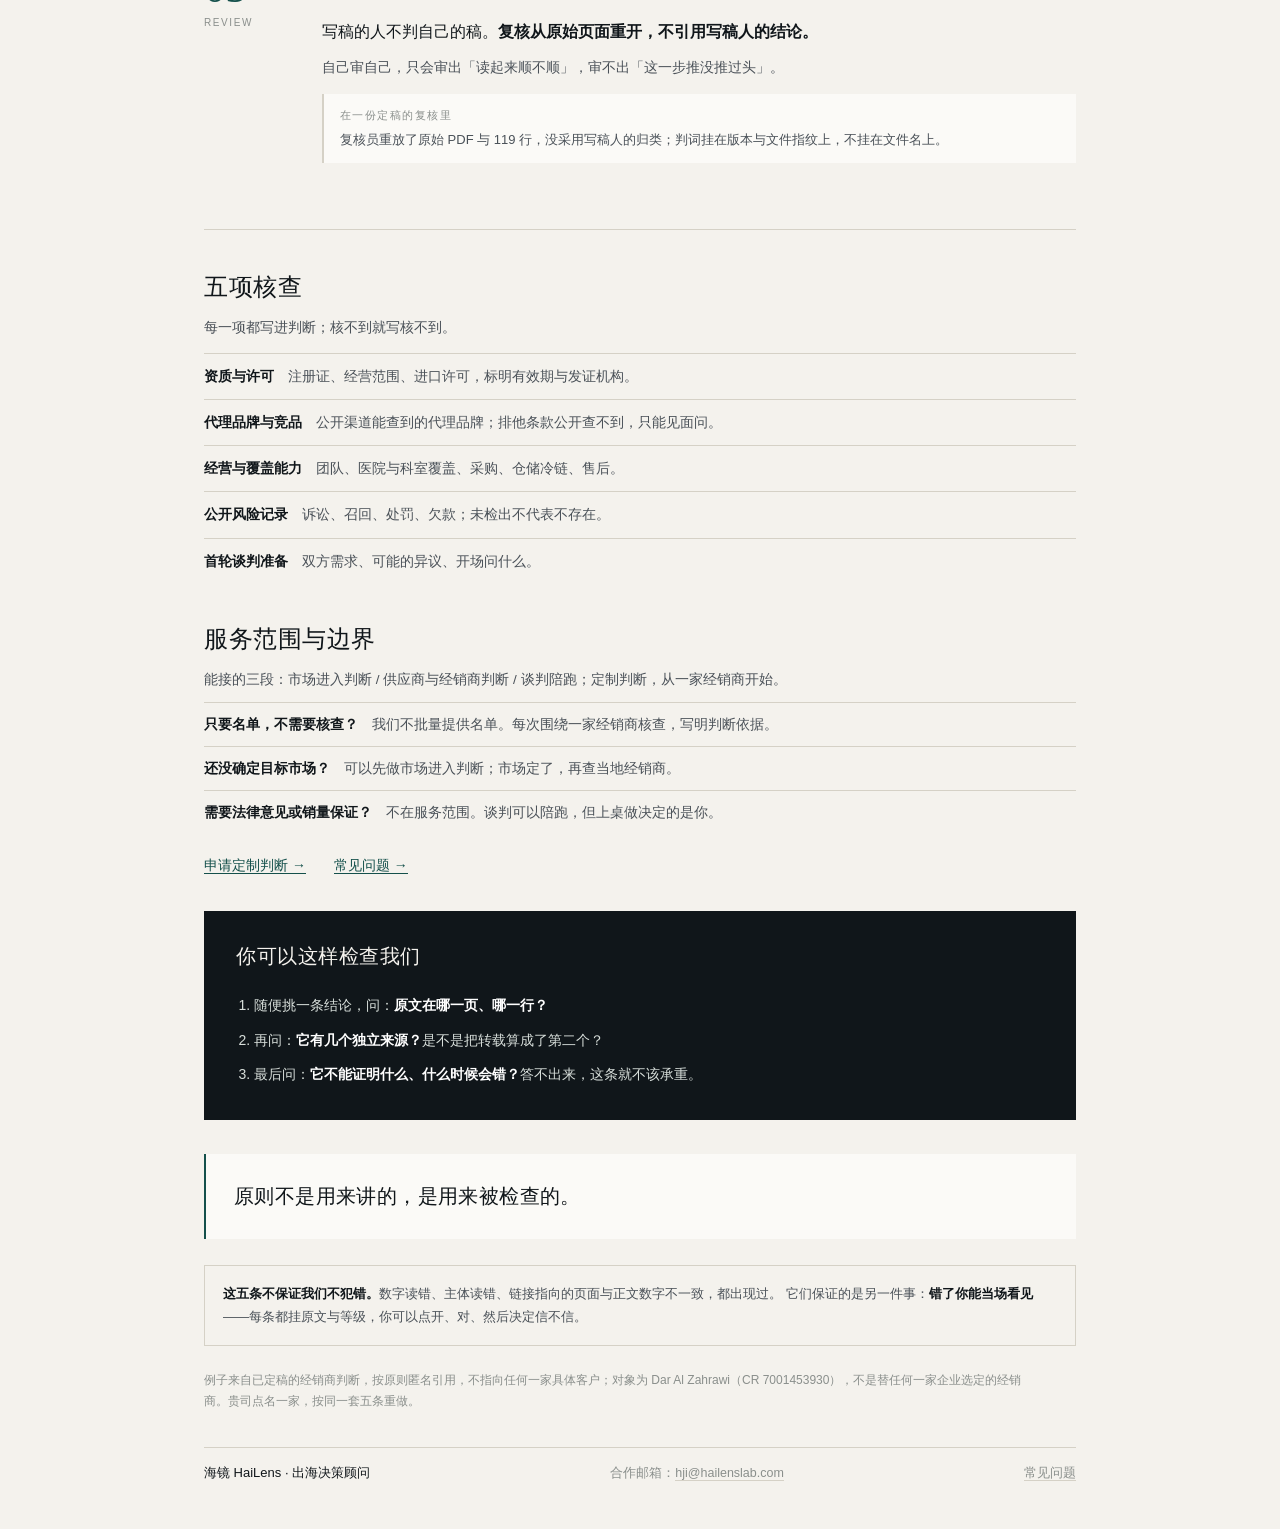
<file: principles.html>
<!doctype html>
<html lang="zh-CN">
<head>
<meta charset="utf-8">
<meta name="viewport" content="width=device-width, initial-scale=1">
<link rel="icon" href="assets/favicon.svg" type="image/svg+xml">
<link rel="apple-touch-icon" href="assets/apple-touch-icon.png">
<title>五条判断守则：我们做判断时，不变的五件事</title>
<style>
  :root{
    --ink:#10161A; --ink2:#4A5158; --ink3:#8A8F8C;
    --paper:#F4F2ED; --paper-hi:#FBFAF7; --rule:#D5D1C6;
    --accent:#14504B; --alert:#B4501E;
    --serif:'Songti SC','Source Han Serif SC','Noto Serif SC',Georgia,serif;
    --sans:'Inter','PingFang SC','Helvetica Neue',Arial,sans-serif;
  }
  *{box-sizing:border-box;margin:0;padding:0}
  body{background:var(--paper);color:var(--ink);font-family:var(--sans);line-height:1.75;-webkit-font-smoothing:antialiased}
  .page{max-width:1000px;margin:0 auto;padding:56px 64px 44px}
  .kicker{font-size:11px;letter-spacing:.18em;text-transform:uppercase;color:var(--accent)}
  h1{font-family:var(--serif);font-weight:400;font-size:clamp(34px,4.6vw,54px);line-height:1.25;letter-spacing:2px;margin:14px 0 0}
  .sub{font-family:var(--serif);font-size:21px;line-height:1.7;color:var(--ink2);margin-top:14px;letter-spacing:.4px}
  .lede{max-width:760px;margin-top:22px;font-size:16.5px;line-height:1.95;color:var(--ink2)}
  .lede b{color:var(--ink);font-weight:600}
  .chain-note{margin-top:16px;padding-left:14px;border-left:2px solid var(--accent);font-family:var(--serif);font-size:17px;line-height:1.9;color:var(--ink2)}
  hr{border:0;border-top:1px solid var(--rule);margin:36px 0}

  .item{display:grid;grid-template-columns:92px 1fr;gap:26px;padding:30px 0;border-top:1px solid var(--rule)}
  .item:first-of-type{border-top:0}
  .no{font-family:var(--serif);font-size:44px;line-height:1;color:var(--accent);letter-spacing:-1px}
  .no small{display:block;font-family:var(--sans);font-size:10px;letter-spacing:.16em;color:var(--ink3);margin-top:8px}
  h2{font-family:var(--serif);font-size:25px;font-weight:500;letter-spacing:.5px}
  .principle{font-size:16px;line-height:1.9;color:var(--ink);margin-top:8px;max-width:760px}
  .principle b{font-weight:600}
  .why{font-size:13.5px;line-height:1.8;color:var(--ink2);margin-top:8px;max-width:760px}
  .ex{margin-top:14px;background:var(--paper-hi);border-left:2px solid var(--rule);padding:12px 16px;font-size:13px;line-height:1.8;color:var(--ink2);max-width:820px}
  .ex .lbl{font-size:10.5px;letter-spacing:.14em;color:var(--ink3);text-transform:uppercase;display:block;margin-bottom:3px}
  .ex b{color:var(--ink);font-weight:600}

  .check{margin-top:34px;background:var(--ink);color:var(--paper);padding:28px 32px}
  .check h3{font-family:var(--serif);font-size:20px;font-weight:400;letter-spacing:.5px}
  .check ol{margin:14px 0 0 18px;font-size:14px;line-height:1.9;color:#D8DFDB}
  .check li{padding:4px 0}
  .check b{color:#fff;font-weight:600}

  .quote{margin-top:34px;padding:24px 28px;border-left:2px solid var(--accent);background:var(--paper-hi)}
  .quote p{font-family:var(--serif);font-size:20px;line-height:1.85;letter-spacing:.4px}

  .honest{margin-top:26px;border:1px solid var(--rule);padding:16px 18px;font-size:13px;color:var(--ink2);line-height:1.8}
  .honest b{color:var(--ink)}
  .fine{margin-top:24px;font-size:12px;color:var(--ink3);line-height:1.8;max-width:840px}
  .foot{display:flex;justify-content:space-between;align-items:baseline;margin-top:34px;padding-top:14px;border-top:1px solid var(--rule);font-size:12.5px;color:var(--ink3)}
  .foot .name{color:var(--ink);font-size:13px}

  .topline{margin-bottom:18px;display:flex;gap:10px;font-size:12px;color:var(--ink3)}
  .topline a{color:var(--ink3);text-decoration:none;border-bottom:1px solid var(--rule)}
  .topline a:hover{color:var(--ink);border-bottom-color:var(--ink)}
  .methods,.scope{margin-top:34px}
  .methods h2,.scope h2{font-family:var(--serif);font-size:24px;font-weight:400;letter-spacing:.5px;margin:0 0 8px}
  .plain{list-style:none;margin-top:12px}
  .plain li{padding:10px 0;border-top:1px solid var(--rule);font-size:14px;line-height:1.8;color:var(--ink2)}
  .plain li b{color:var(--ink);font-weight:600}
  .scope ul{list-style:none;margin-top:10px}
  .scope li{padding:9px 0;border-top:1px solid var(--rule);font-size:14px;line-height:1.8;color:var(--ink2)}
  .scope li b{color:var(--ink)}
  .scope .cta-line{margin-top:18px;font-size:14px}
  .scope .cta-line a{color:var(--accent);text-decoration:none;border-bottom:1px solid var(--accent)}


  @media (max-width:820px){
    .page{padding:32px 22px 28px}
    .item{grid-template-columns:56px 1fr;gap:14px;padding:24px 0}
    .no{font-size:30px}
    h1{font-size:34px}
  }
  @media print{
    @page{size:A4;margin:10mm}
    body{background:#fff}
    .page{max-width:none;padding:0;zoom:.62}
    .item,.check,.quote,.honest{break-inside:avoid}
  }
</style>
<script src="assets/hl-analytics.js" defer></script>
</head>
<body>
<main class="page">

  <div class="topline"><a href="index.html">← 首页</a><span>·</span><a href="faq.html">常见问题</a><span>·</span><a href="apply.html">申请</a></div>

  <div class="kicker">我们的判断原则 · 2026-11-15</div>
  <h1>五条判断守则</h1>
  <div class="sub">客户会变，市场会变，模型会变；这五条不变。</div>
  <p class="lede">
    我们的每一份策略定稿，都按这五条做。每条配一个定稿例子——<b>例子是说明，值得检查的是原则本身。</b>
  </p>
  <p class="chain-note">出海是一条长链路，每一步都成为下一步的前提。这五条不是流程洁癖，是防止一个错前提进入下一步。</p>

  <hr>

  <section class="item">
    <div class="no">01<small>MERGE</small></div>
    <div>
      <h2>同源归并</h2>
      <p class="principle">同一个来源被转述多少次，都只算一条。<b>先并回原始出处，再决定这条能承多重。</b></p>
      <p class="why">不并，就会把「三篇转载」看成「三个来源」，把一篇官网稿看成行业共识。</p>
      <div class="ex"><span class="lbl">在一份免疫线定稿里</span>同一份 NUPCO 公告里的两条记录，在台账里只算一个来源：<b>独立来源数：1</b>，并注明「与另一条试剂记录同源」。</div>
    </div>
  </section>

  <section class="item">
    <div class="no">02<small>COUNT</small></div>
    <div>
      <h2>独立来源计数</h2>
      <p class="principle">每条承重结论，标明几个互相独立的来源。<b>多数只有 1 个——就写 1，不凑。</b></p>
      <p class="why">写 1 不是弱点，是告诉读者：这条只靠一份材料，别把它当三份用。</p>
      <div class="ex"><span class="lbl">在一份血糖定稿里</span>一条资质判断标的是「独立来源数：2」——SFDA 持证机构清单 + 对方官网联系页，两个域名；同一份清单里的多行许可只算一个来源。</div>
    </div>
  </section>

  <section class="item">
    <div class="no">03<small>TIER</small></div>
    <div>
      <h2>信源分级</h2>
      <p class="principle"><b>A 是官方或监管原始清单；B+ 是可开原页的公司自述或媒体；B 只作旁证，不承重。</b></p>
      <p class="why">不分级，就会把集团层的合作、UAE 的活动、第三方目录的地址，写成沙特实体的现状。</p>
      <div class="ex"><span class="lbl">在一份经销商定稿里</span>集团官网的合作公告标 <b>B+</b>，只写「集团层已有」；NUPCO 原始中标公告标 <b>A</b>，才用来支撑「它在这一格有/没有供货」。</div>
    </div>
  </section>

  <section class="item">
    <div class="no">04<small>LEDGER</small></div>
    <div>
      <h2>主张—证据台账</h2>
      <p class="principle">每条主张挂一条证据：<b>逐字原文、出处与日期、等级、独立来源数、这条不能证明什么、这条会错的情形。</b></p>
      <p class="why">七项里少一项，这条就从「可核」退回「只能信」。</p>
      <div class="ex"><span class="lbl">在一份免疫线定稿里</span>一条「未见某类整机」的判断，下面挂的是 <b>119 行逐行归类</b>，原文只作节选；「不能证明什么」写明「只覆盖这份 2023 年公告数过的范围」。</div>
    </div>
  </section>

  <section class="item">
    <div class="no">05<small>REVIEW</small></div>
    <div>
      <h2>独立复核</h2>
      <p class="principle">写稿的人不判自己的稿。<b>复核从原始页面重开，不引用写稿人的结论。</b></p>
      <p class="why">自己审自己，只会审出「读起来顺不顺」，审不出「这一步推没推过头」。</p>
      <div class="ex"><span class="lbl">在一份定稿的复核里</span>复核员重放了原始 PDF 与 119 行，没采用写稿人的归类；判词挂在版本与文件指纹上，不挂在文件名上。</div>
    </div>
  </section>

  <hr>

  <section class="methods">
    <h2>五项核查</h2>
    <p class="why">每一项都写进判断；核不到就写核不到。</p>
    <ol class="plain">
      <li><b>资质与许可</b>　注册证、经营范围、进口许可，标明有效期与发证机构。</li>
      <li><b>代理品牌与竞品</b>　公开渠道能查到的代理品牌；排他条款公开查不到，只能见面问。</li>
      <li><b>经营与覆盖能力</b>　团队、医院与科室覆盖、采购、仓储冷链、售后。</li>
      <li><b>公开风险记录</b>　诉讼、召回、处罚、欠款；未检出不代表不存在。</li>
      <li><b>首轮谈判准备</b>　双方需求、可能的异议、开场问什么。</li>
    </ol>
  </section>

  <section class="scope">
    <h2>服务范围与边界</h2>
    <p class="why">能接的三段：市场进入判断 / 供应商与经销商判断 / 谈判陪跑；定制判断，从一家经销商开始。</p>
    <ul>
      <li><b>只要名单，不需要核查？</b>　我们不批量提供名单。每次围绕一家经销商核查，写明判断依据。</li>
      <li><b>还没确定目标市场？</b>　可以先做市场进入判断；市场定了，再查当地经销商。</li>
      <li><b>需要法律意见或销量保证？</b>　不在服务范围。谈判可以陪跑，但上桌做决定的是你。</li>
    </ul>
    <p class="cta-line"><a href="apply.html">申请定制判断 →</a>　<a href="faq.html" style="margin-left:14px">常见问题 →</a></p>
  </section>

  <section class="check">
    <h3>你可以这样检查我们</h3>
    <ol>
      <li>随便挑一条结论，问：<b>原文在哪一页、哪一行？</b></li>
      <li>再问：<b>它有几个独立来源？</b>是不是把转载算成了第二个？</li>
      <li>最后问：<b>它不能证明什么、什么时候会错？</b>答不出来，这条就不该承重。</li>
    </ol>
  </section>

  <div class="quote">
    <p>原则不是用来讲的，是用来被检查的。</p>
  </div>

  <div class="honest">
    <b>这五条不保证我们不犯错。</b>数字读错、主体读错、链接指向的页面与正文数字不一致，都出现过。
    它们保证的是另一件事：<b>错了你能当场看见</b>——每条都挂原文与等级，你可以点开、对、然后决定信不信。
  </div>

  <p class="fine">
    例子来自已定稿的经销商判断，按原则匿名引用，不指向任何一家具体客户；对象为 Dar Al Zahrawi（CR 7001453930），不是替任何一家企业选定的经销商。贵司点名一家，按同一套五条重做。
  </p>

  <div class="foot">
    <span class="name">海镜 HaiLens · 出海决策顾问</span>
    <span>合作邮箱：<a href="mailto:hji@hailenslab.com" style="color:inherit;border-bottom:1px solid var(--rule);text-decoration:none">hji@hailenslab.com</a></span>
    <span><a href="faq.html" style="color:inherit;border-bottom:1px solid var(--rule);text-decoration:none">常见问题</a></span>
  </div>

</main>
</body>
</html>
</file>
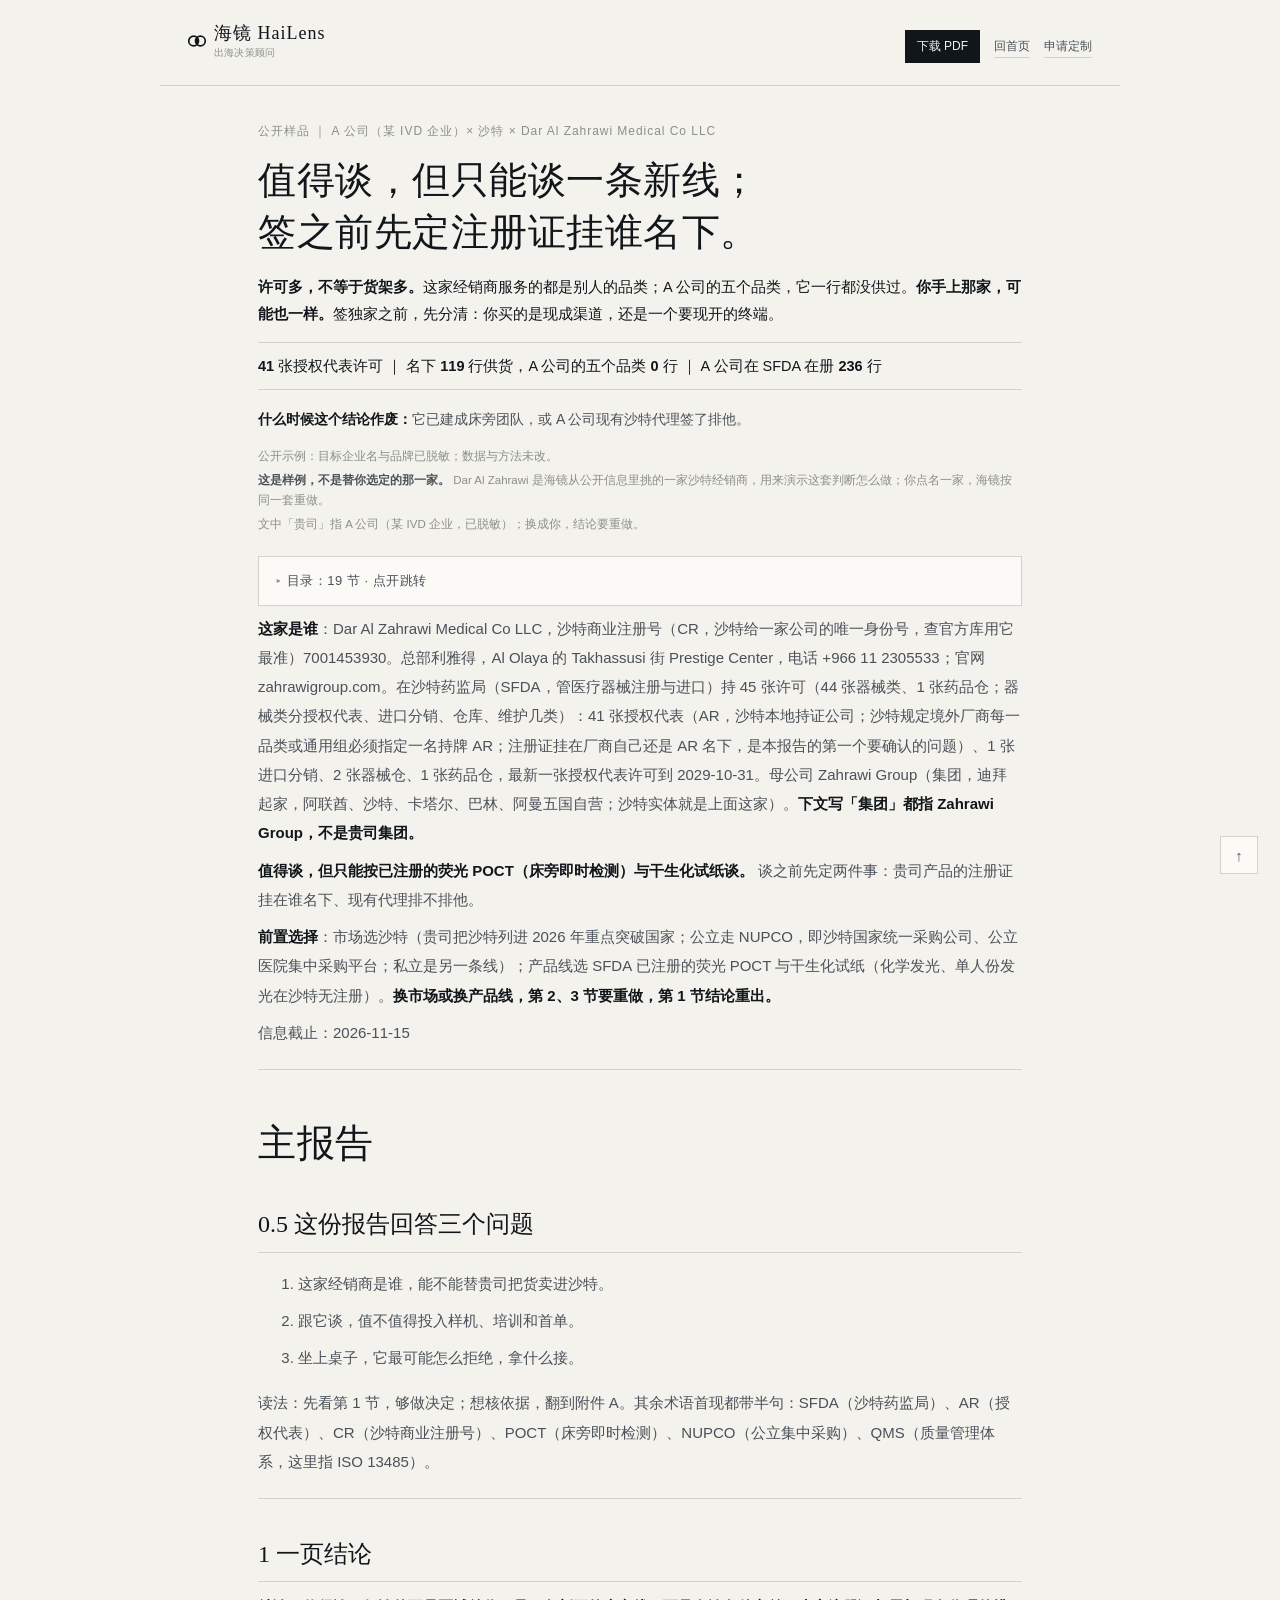
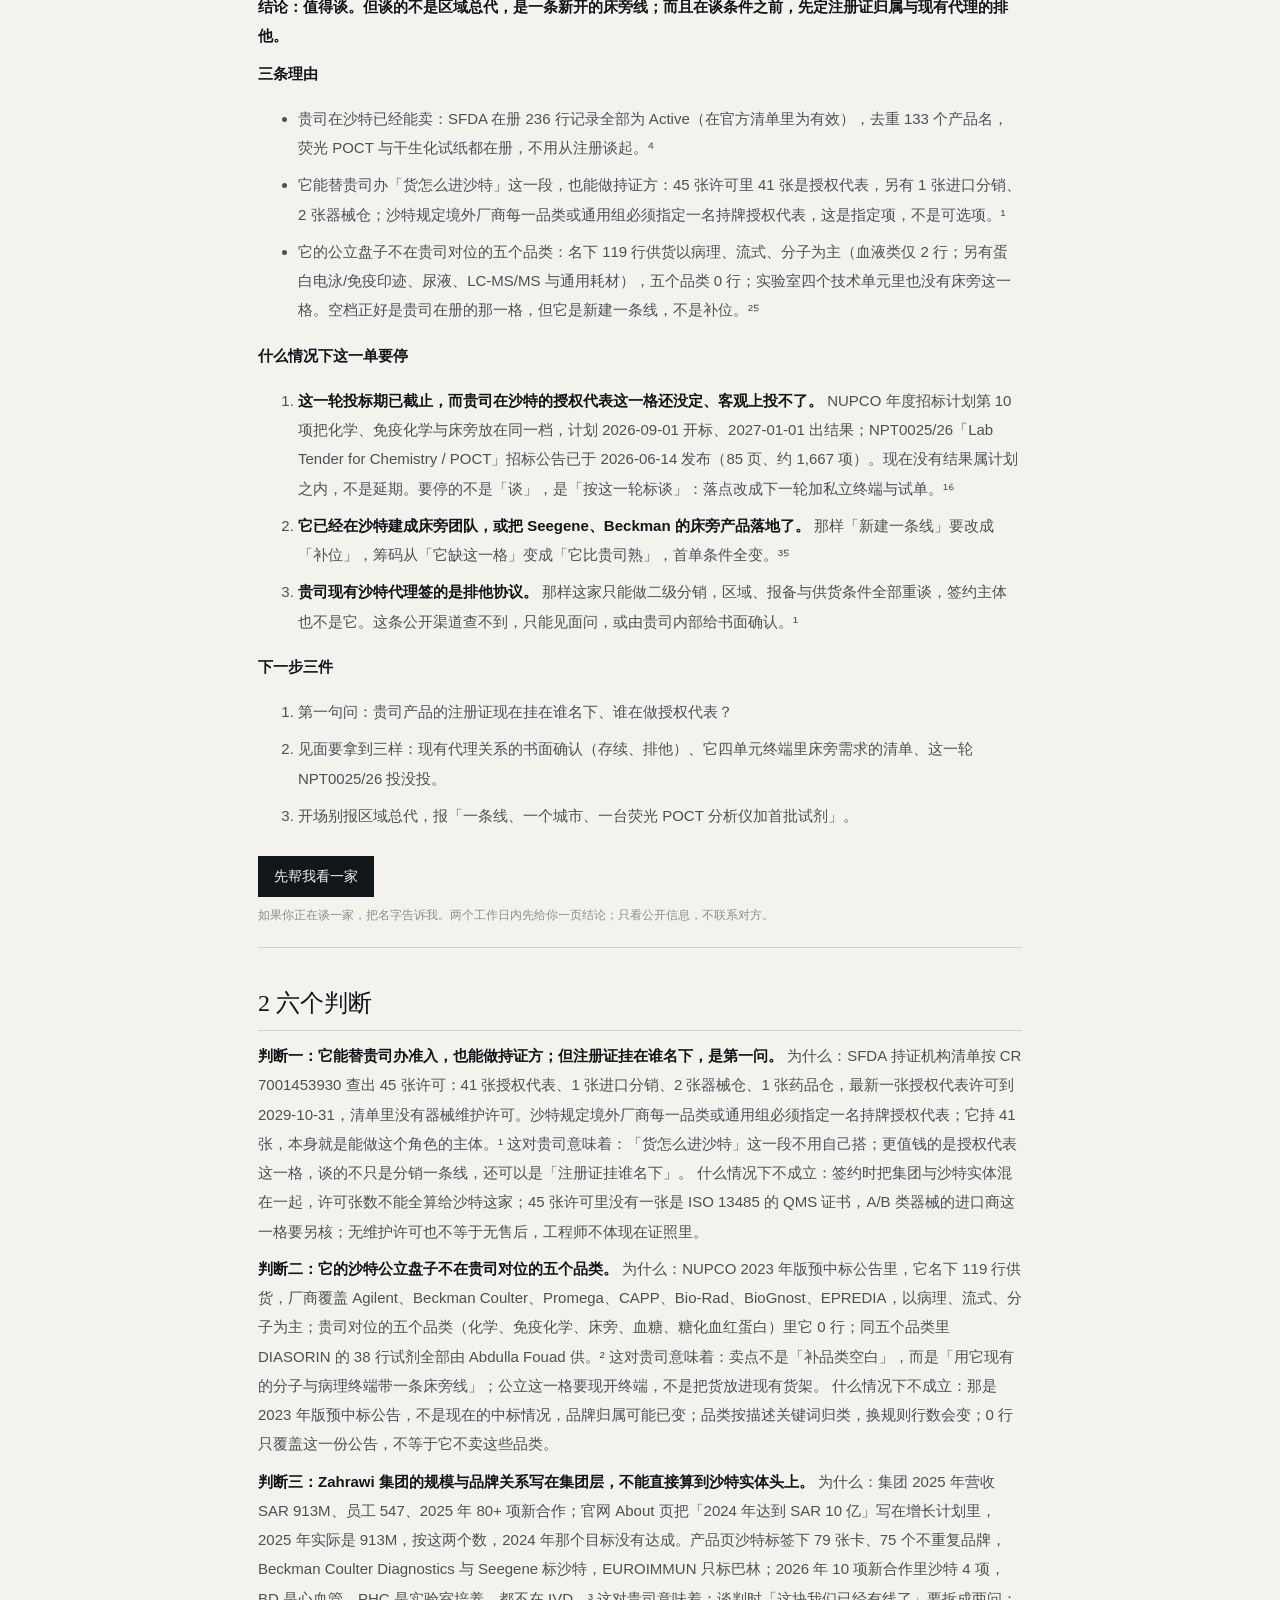
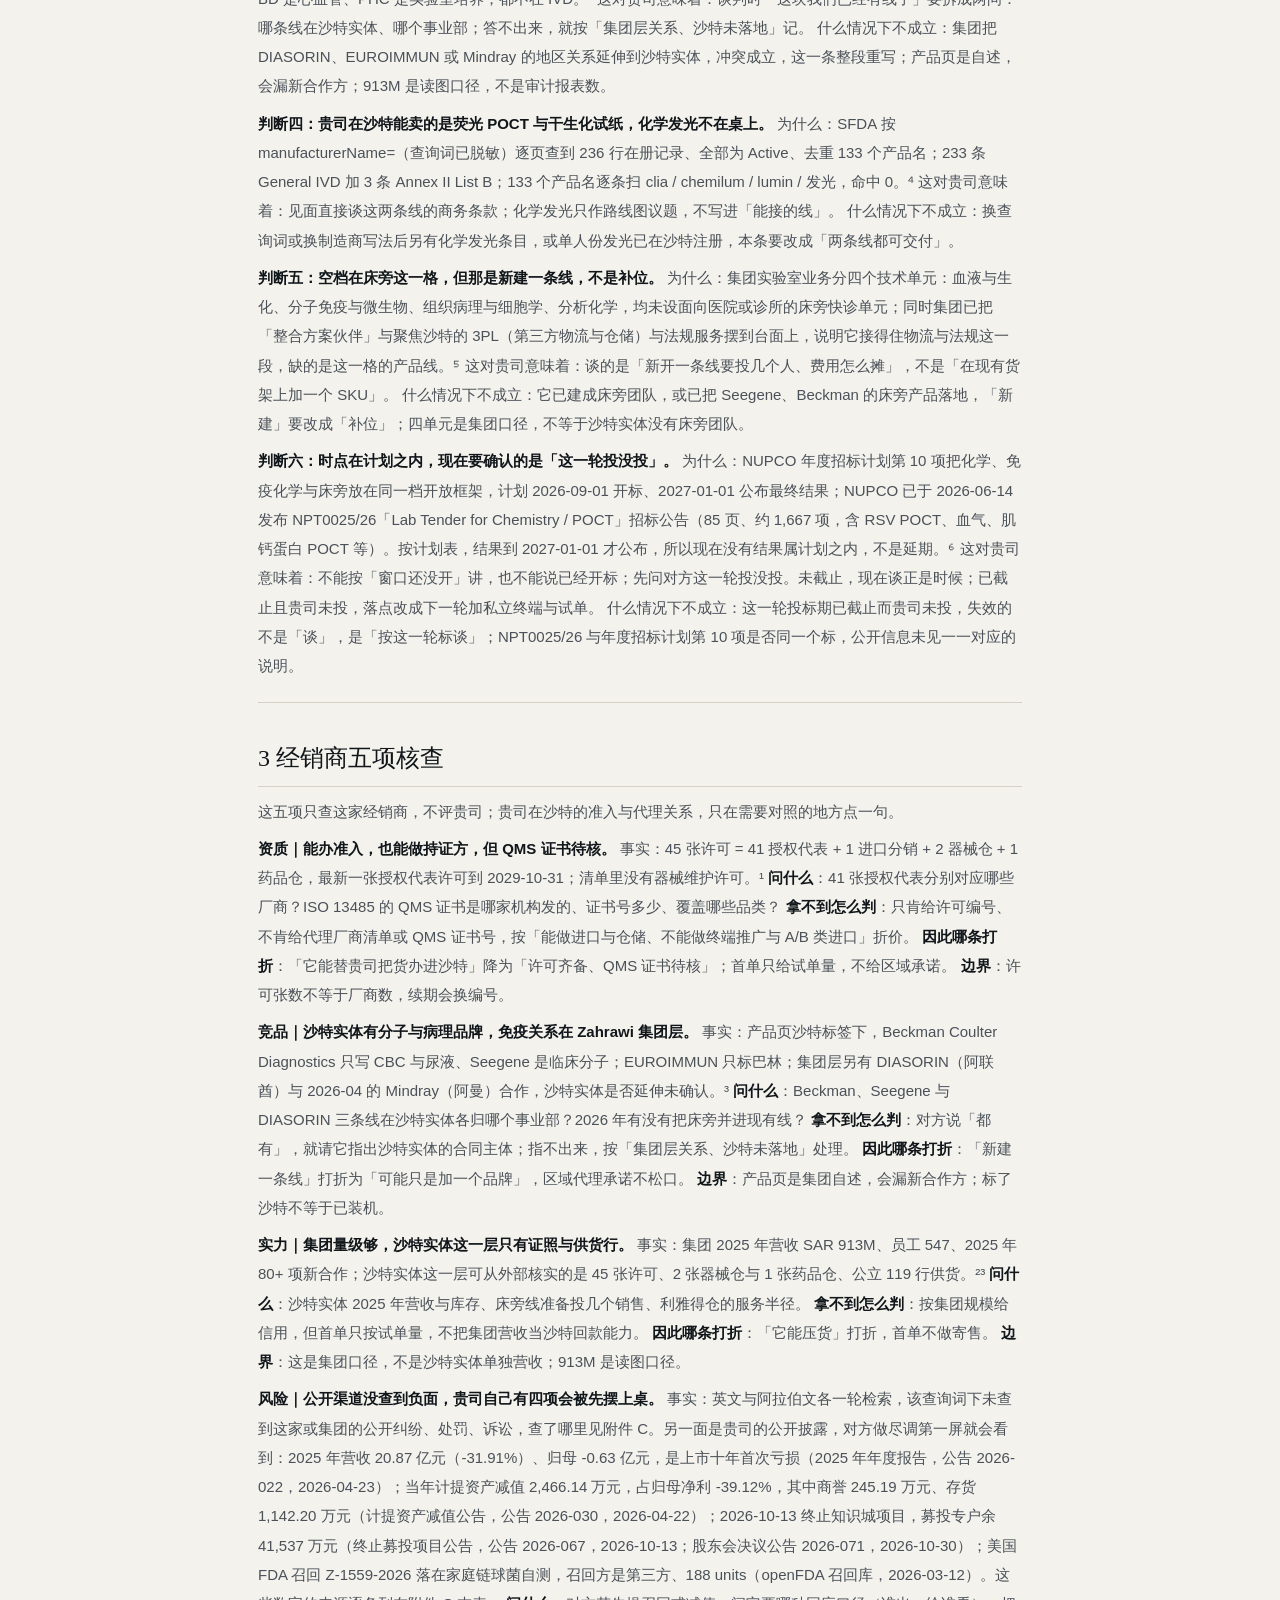
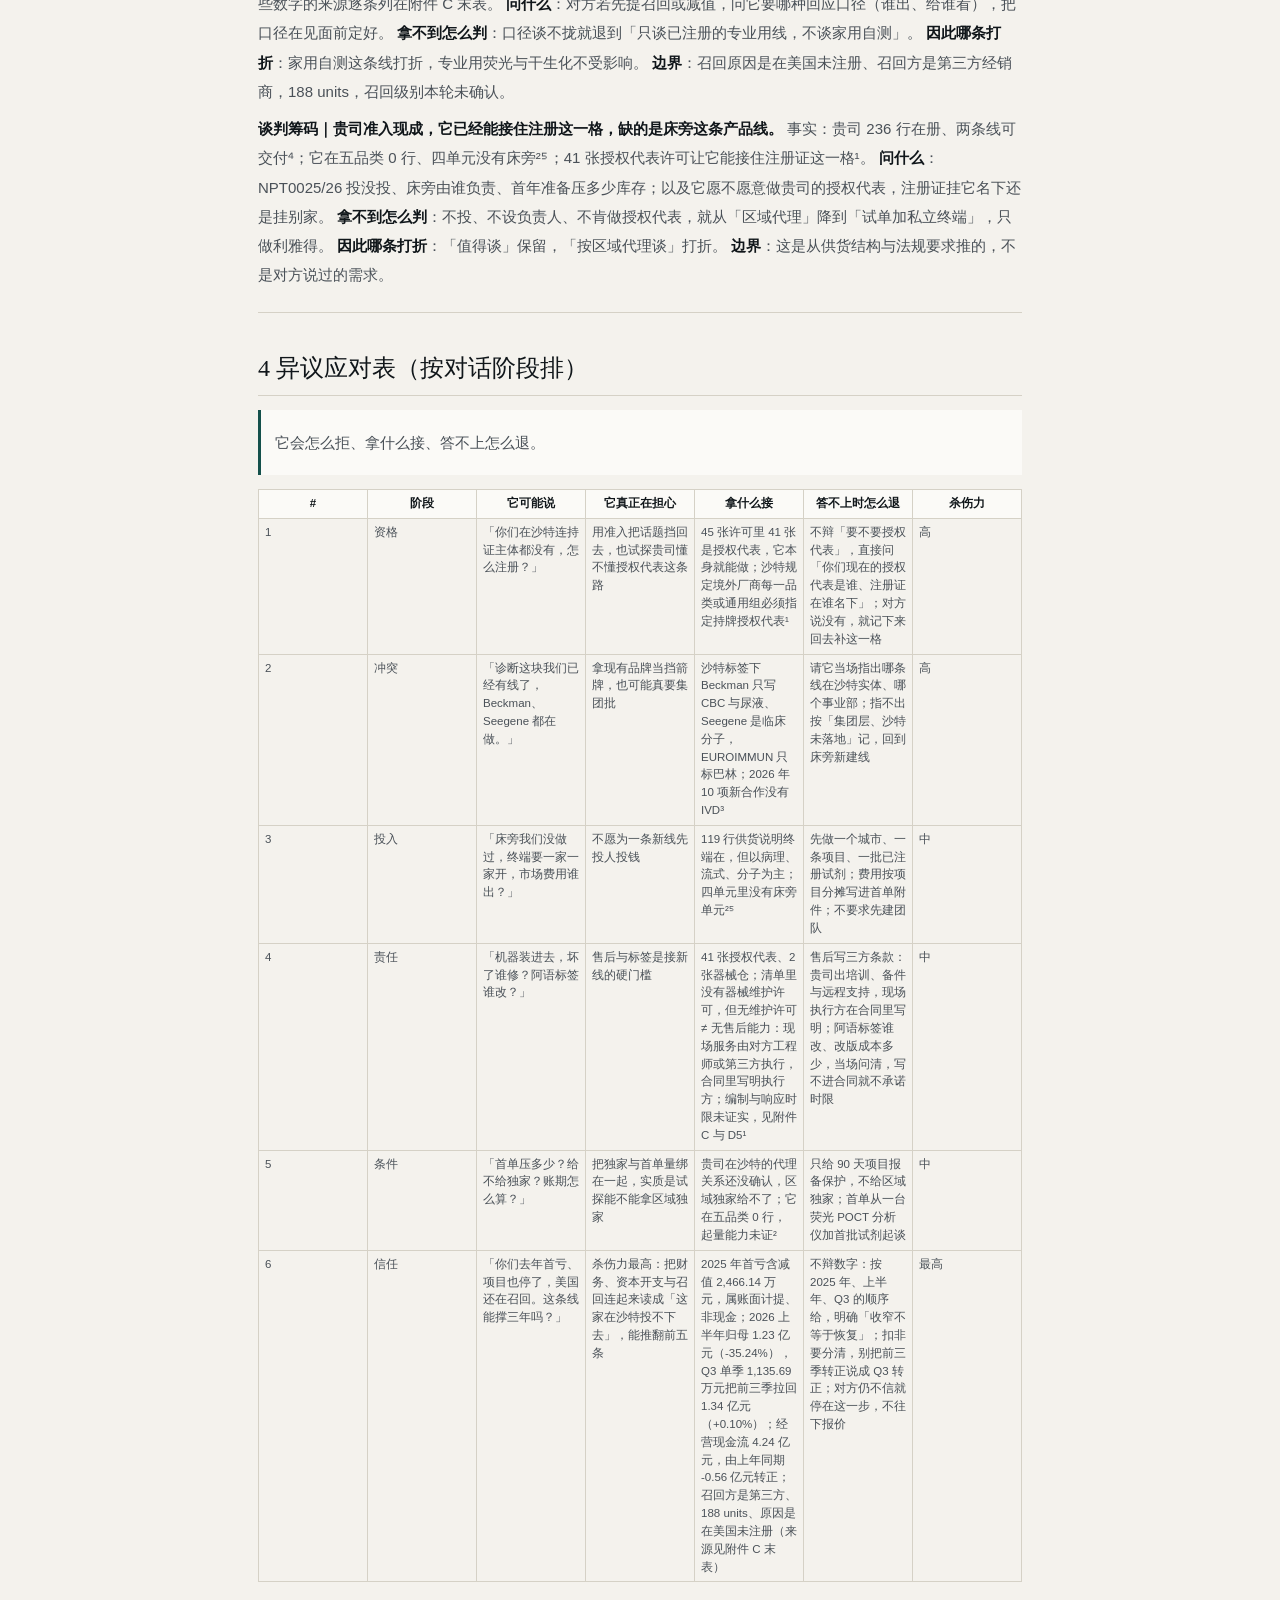
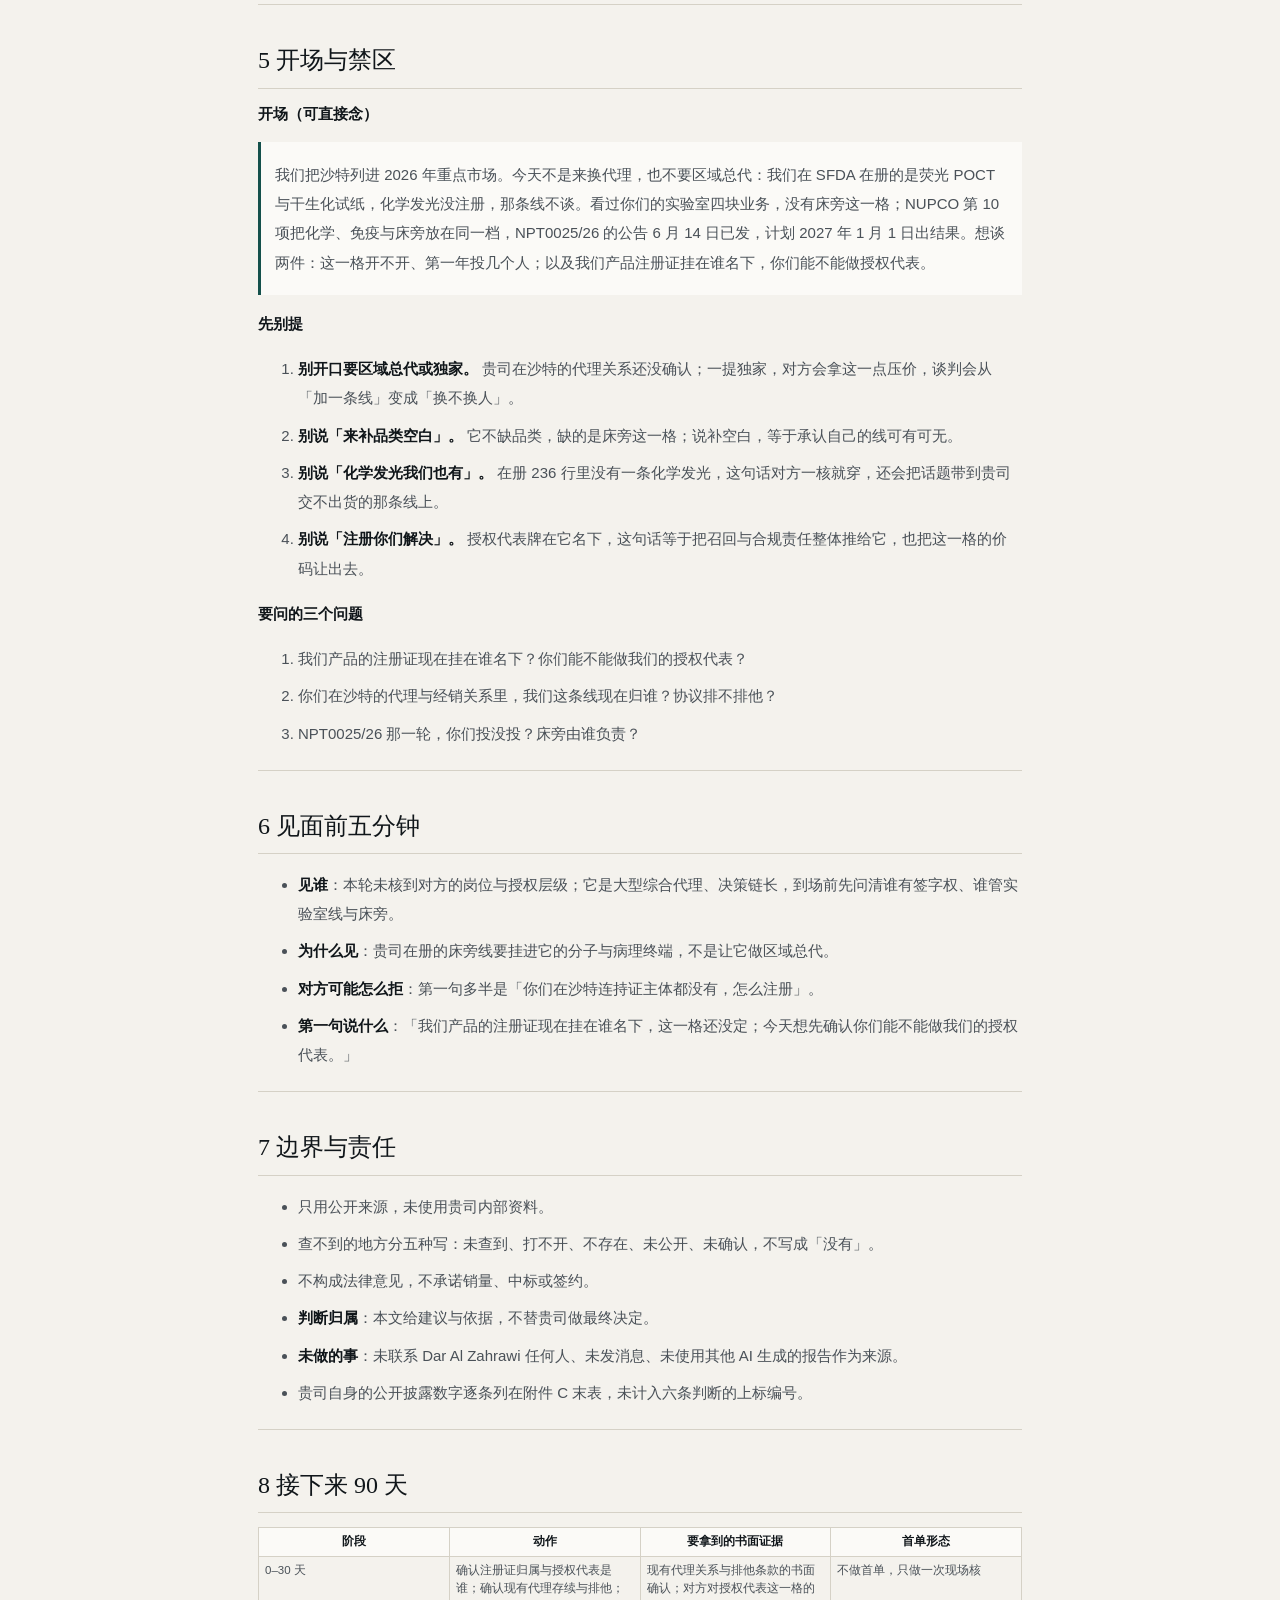
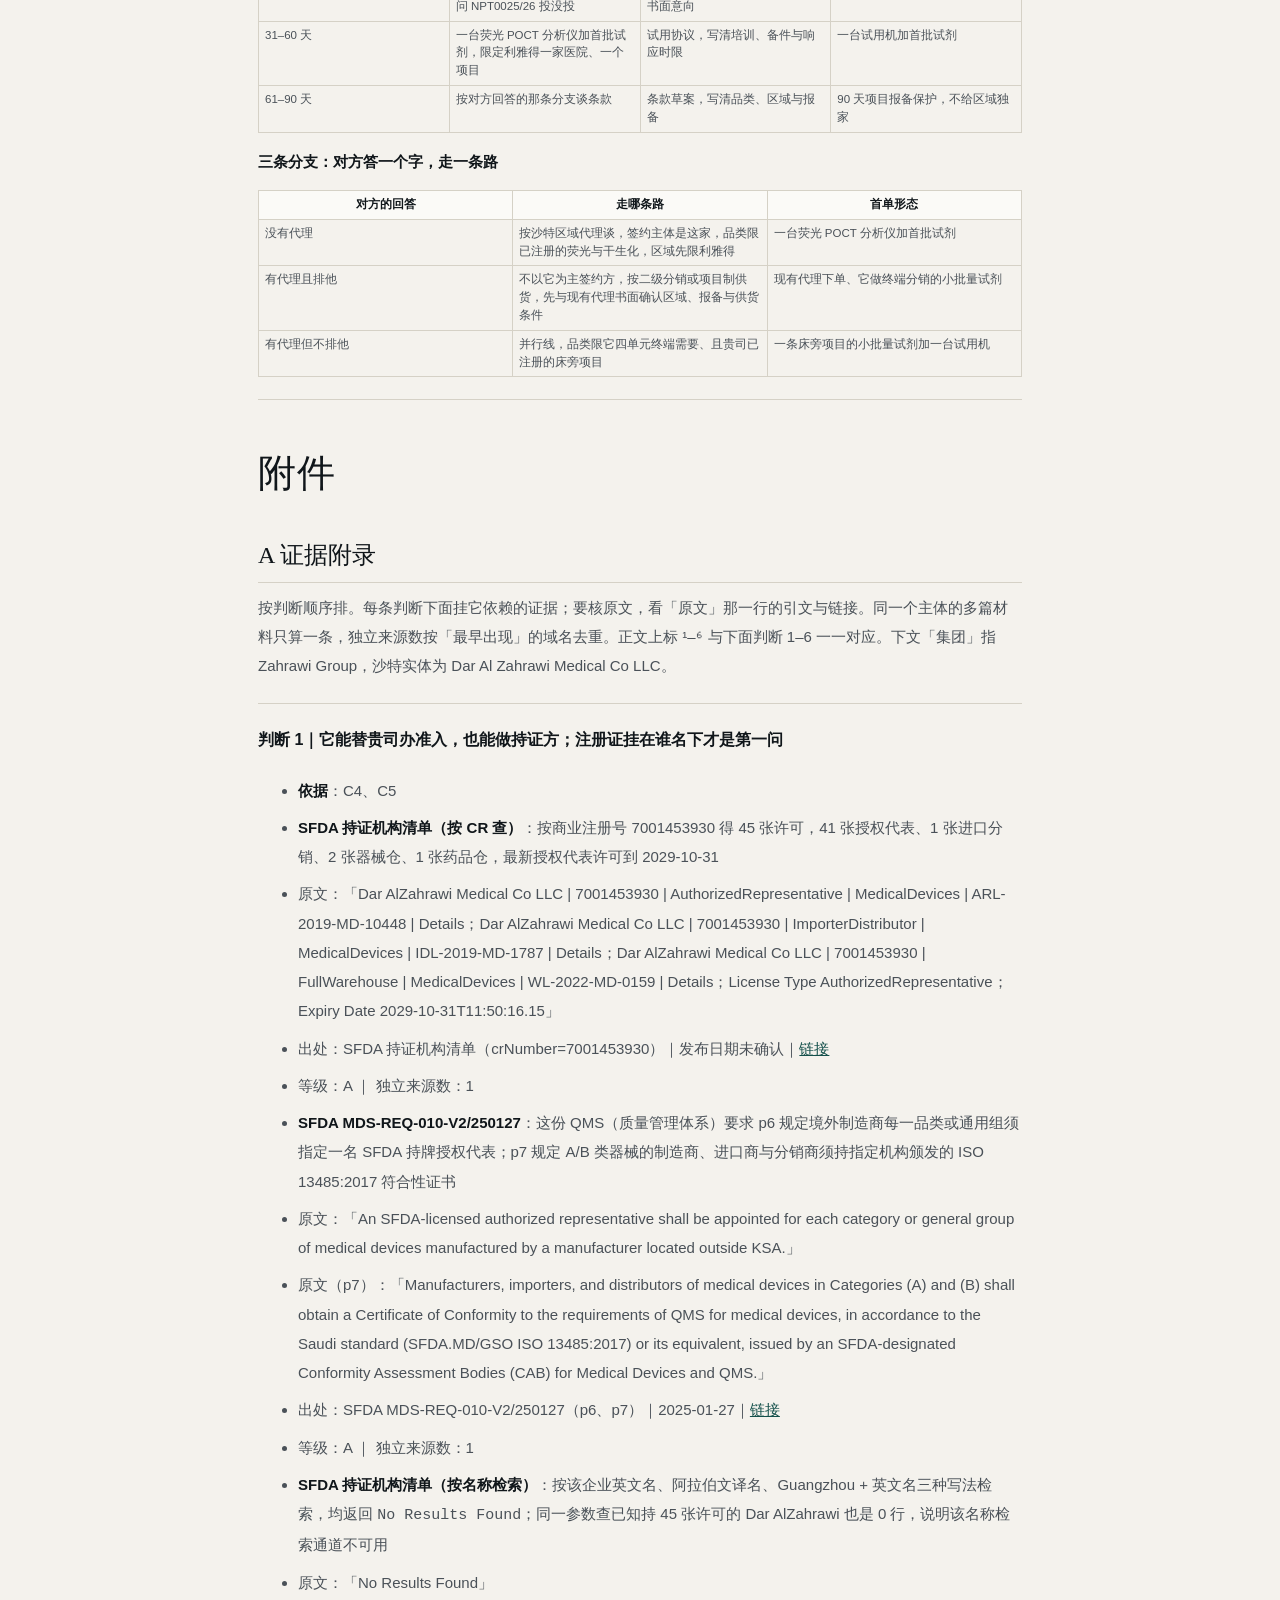
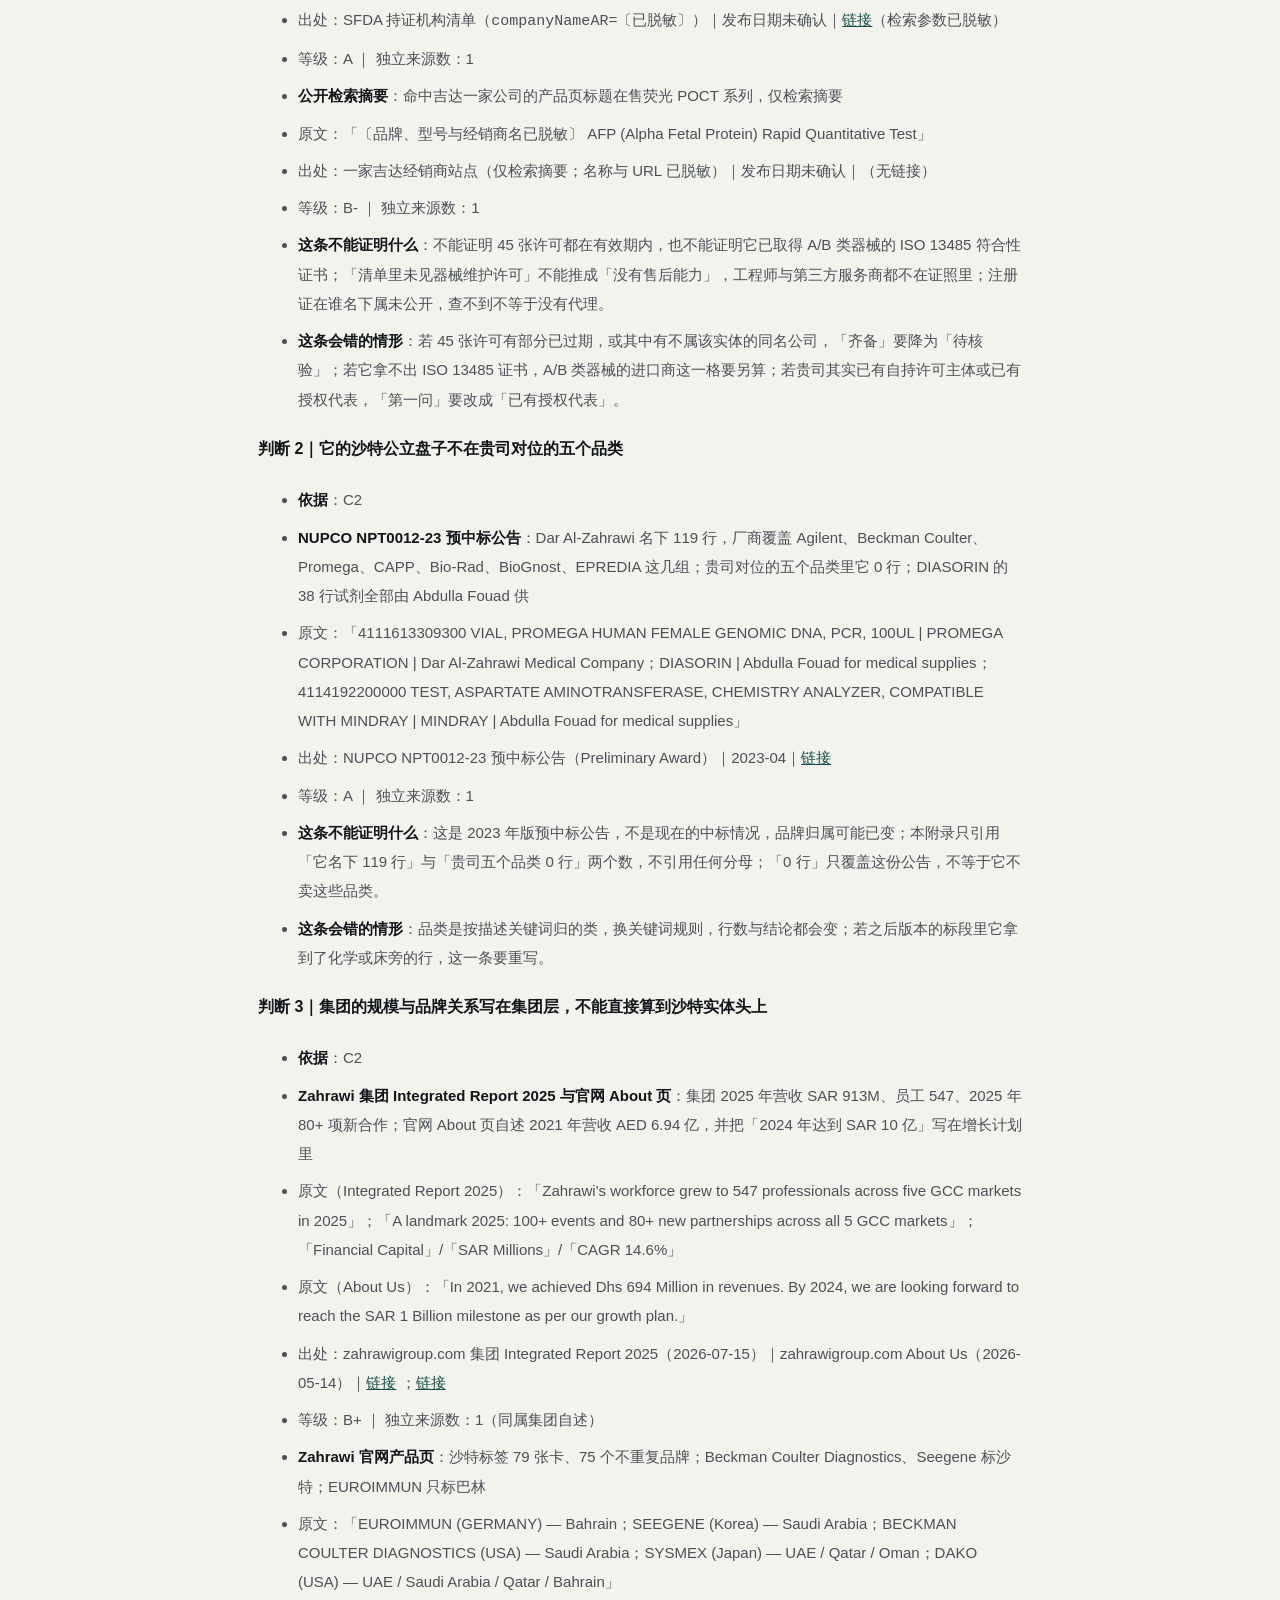
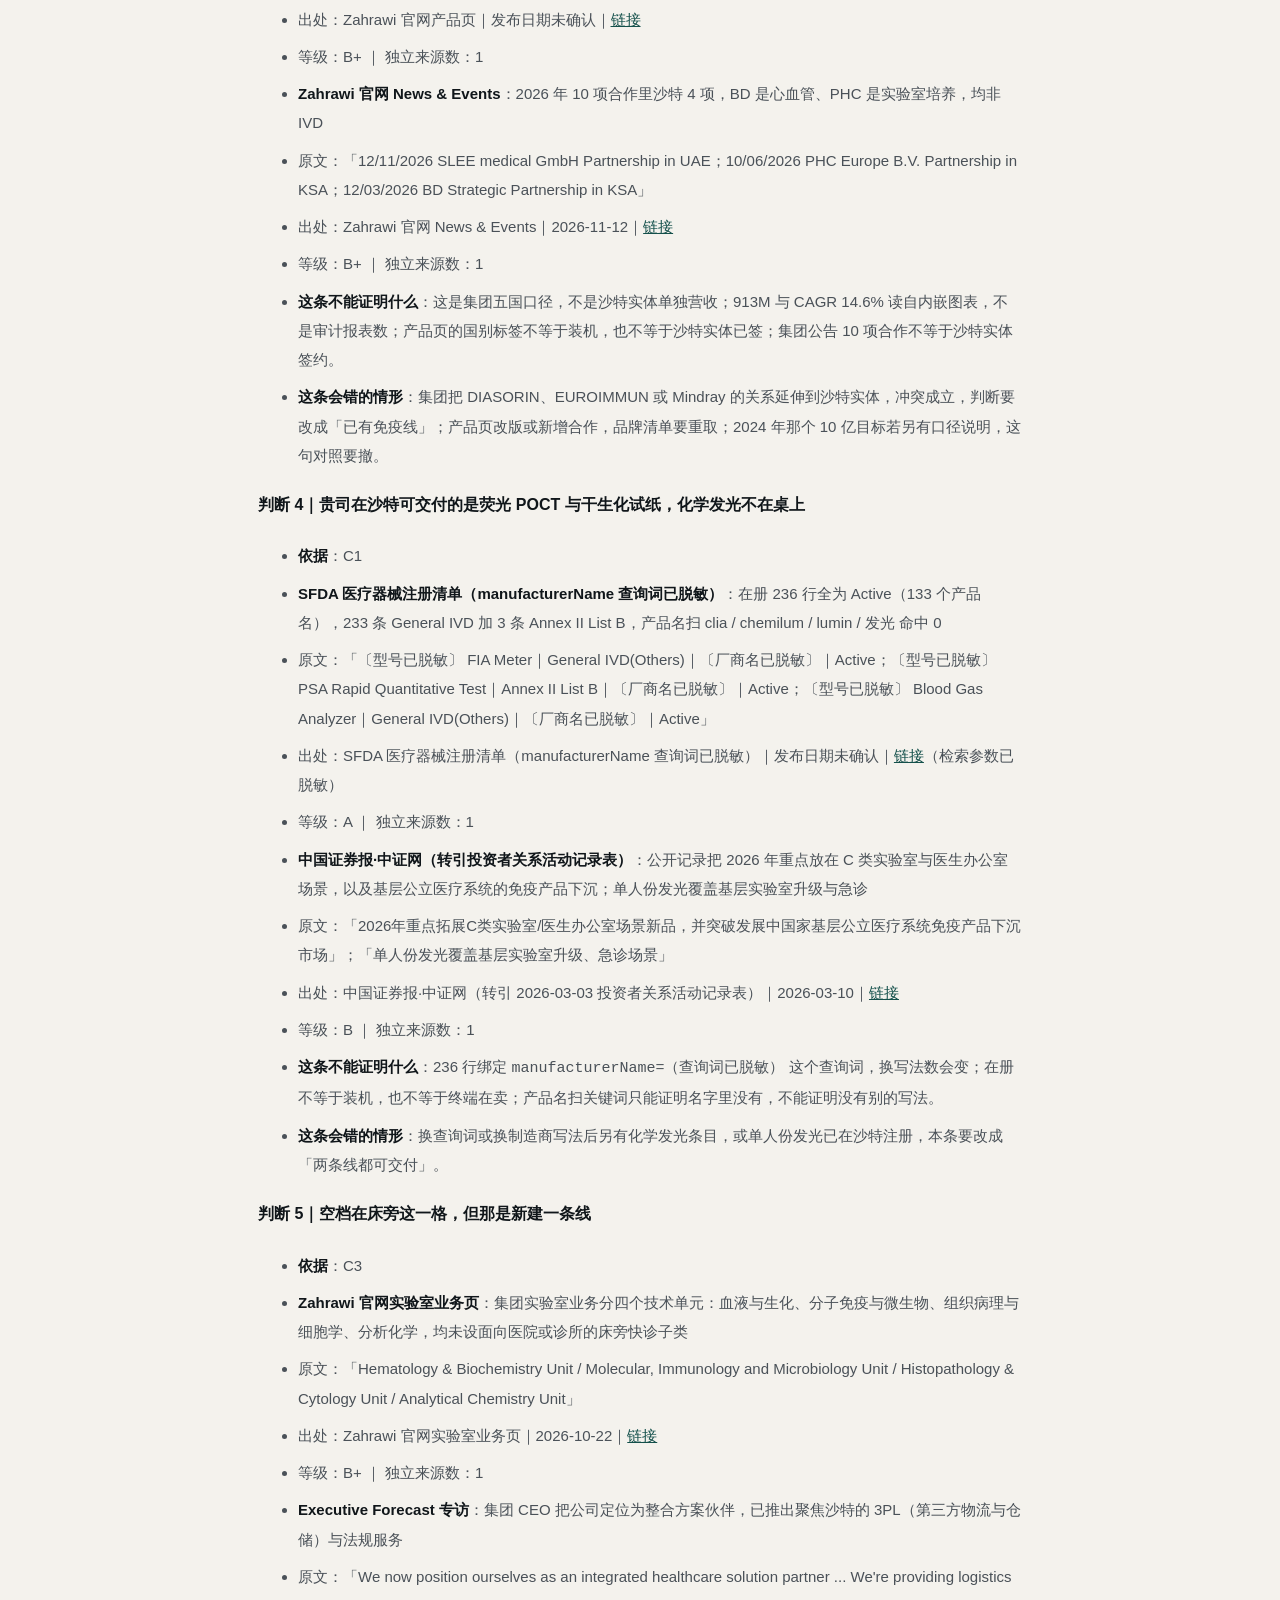
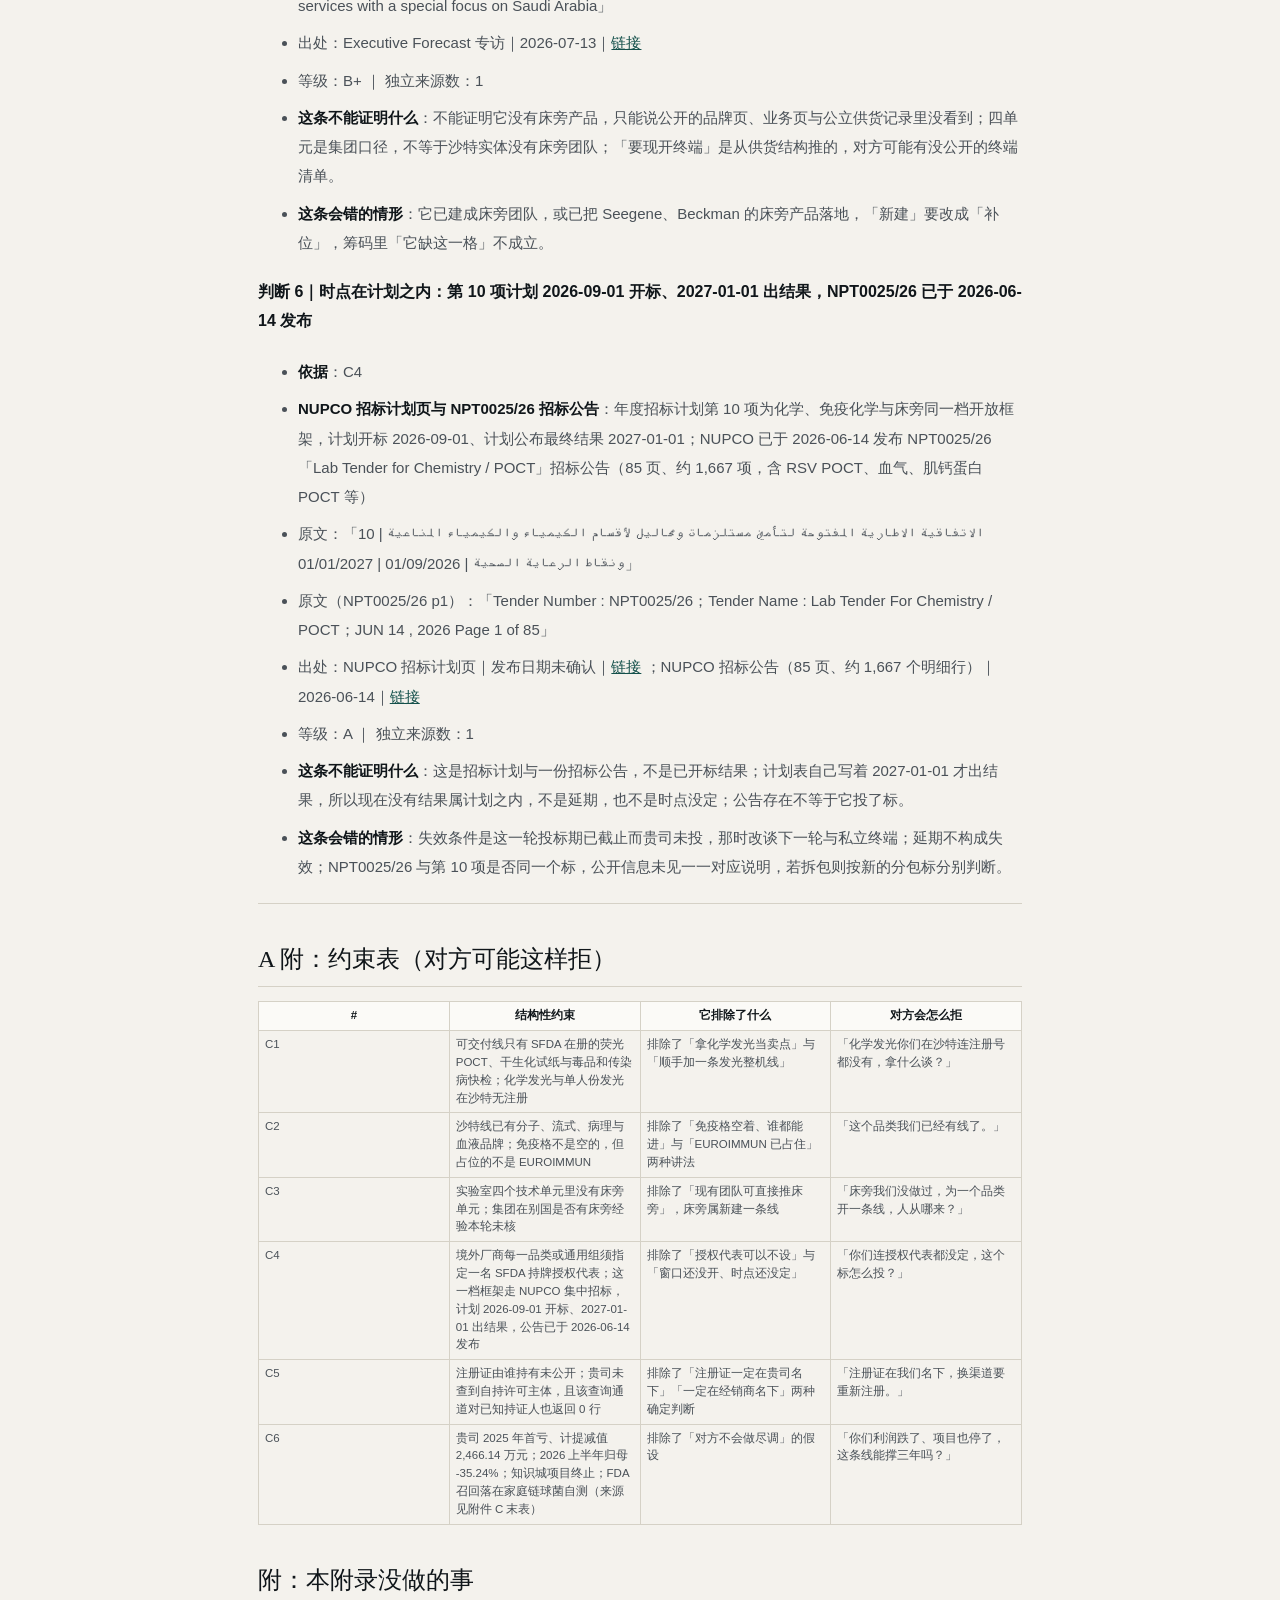
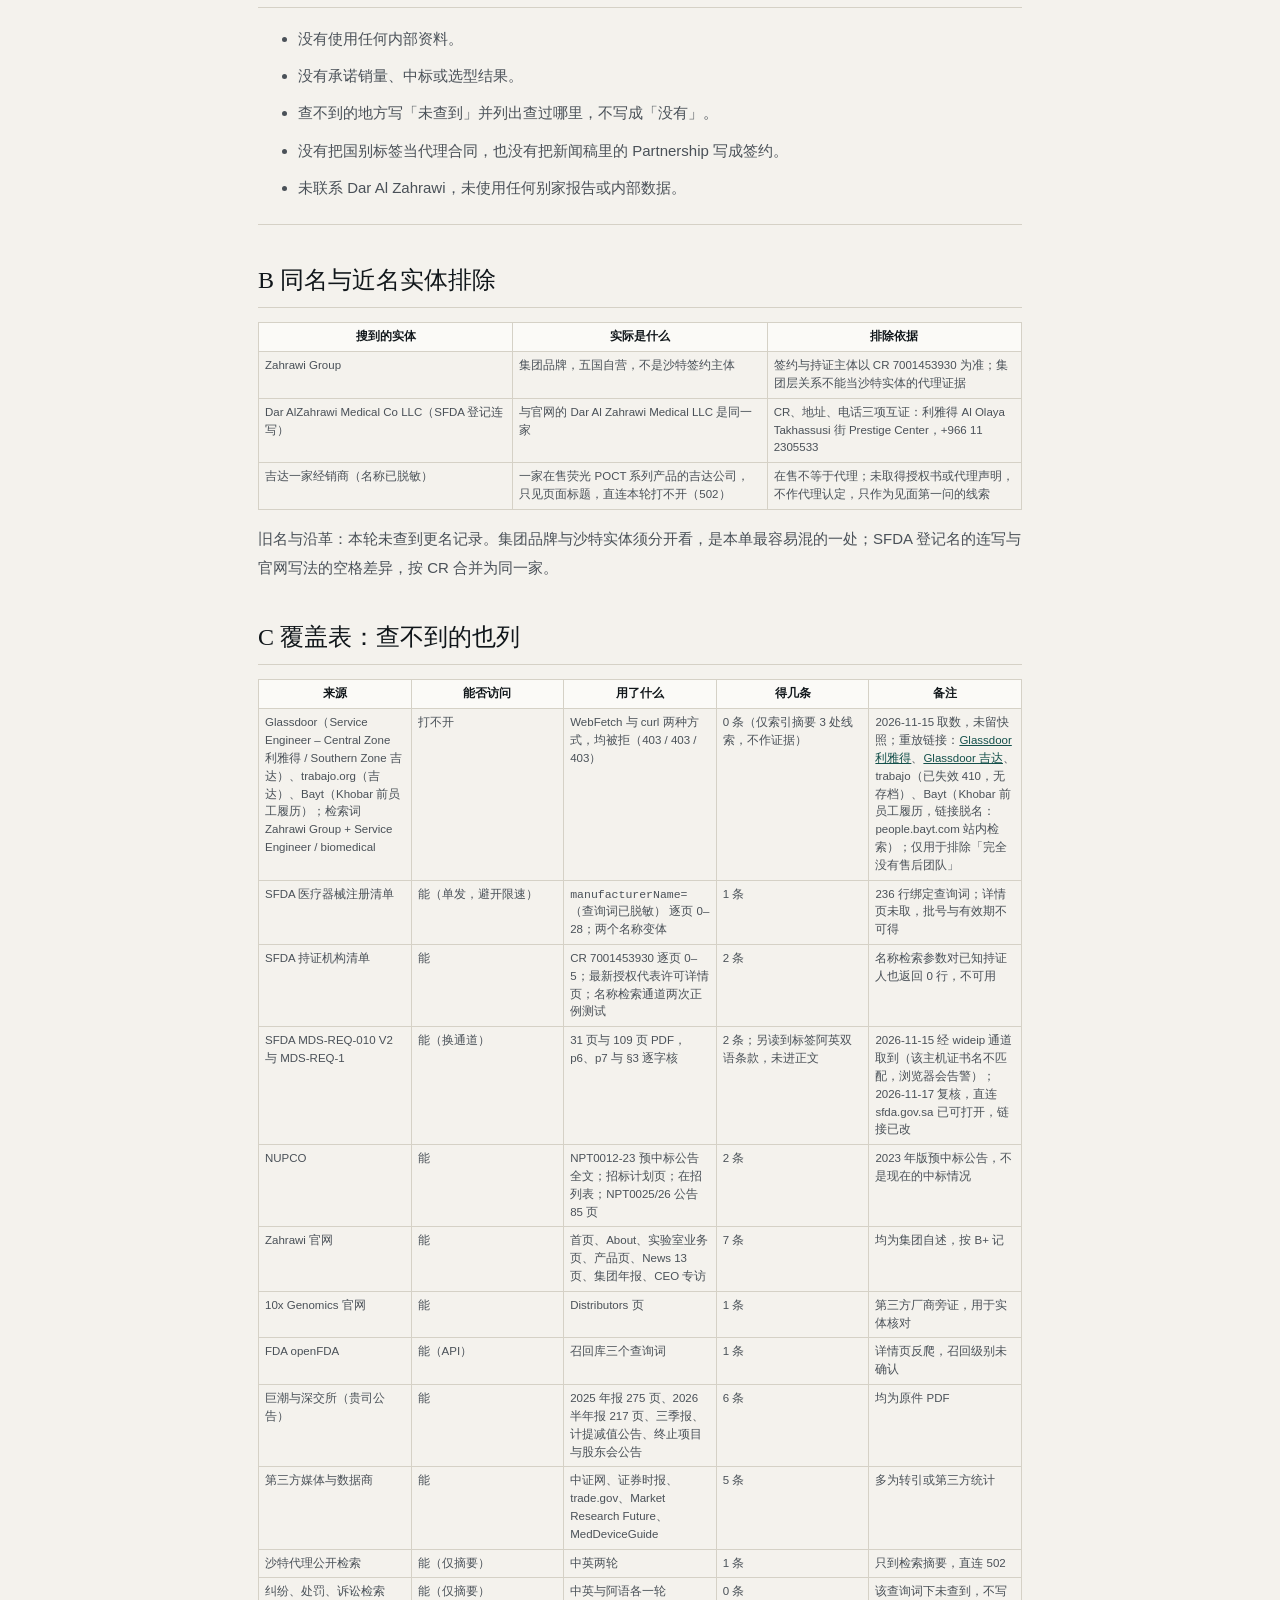
<file: sample.html>
<!doctype html><html lang="zh-CN"><head><meta charset="utf-8"><meta name="viewport" content="width=device-width,initial-scale=1">
<link rel="icon" href="assets/favicon.svg" type="image/svg+xml">
<link rel="apple-touch-icon" href="assets/apple-touch-icon.png">
<title>公开样品 · 海镜 HaiLens</title>
<meta name="description" content="值得谈，但只能谈一条新线；签之前先定注册证挂谁名下。海镜 HaiLens 公开样品。">
<style>
:root{--ink:#10161A;--ink2:#4A5158;--ink3:#8A8F8C;--paper:#F4F2ED;--paper-hi:#FBFAF7;--rule:#D5D1C6;--accent:#14504B;--serif:'Songti SC','Source Han Serif SC',Georgia,serif;--sans:'Inter','PingFang SC','Helvetica Neue',Arial,sans-serif}
*{box-sizing:border-box}body{margin:0;background:var(--paper);color:var(--ink);font-family:var(--sans);line-height:1.8}
.top{max-width:960px;margin:0 auto;padding:22px 28px;display:flex;justify-content:space-between;align-items:baseline;border-bottom:1px solid var(--rule);gap:12px;flex-wrap:wrap}
.brand{font-family:var(--serif);font-size:18px;letter-spacing:1px;color:var(--ink);text-decoration:none;display:flex;align-items:center;gap:8px}
.top .r{display:flex;gap:14px;font-size:12px;align-items:baseline;flex-wrap:wrap}
.top .r a{color:var(--ink2);text-decoration:none;border-bottom:1px solid var(--rule)}
.dl{background:var(--ink);color:var(--paper)!important;padding:6px 12px;border:0!important}
.page{max-width:900px;margin:0 auto;padding:34px 28px 60px}
h1{font-family:var(--serif);font-size:clamp(26px,4vw,38px);line-height:1.35;font-weight:400;letter-spacing:.5px;margin:0 0 18px}
h2{font-family:var(--serif);font-size:24px;font-weight:400;margin:34px 0 10px;padding-bottom:5px;border-bottom:1px solid var(--rule)}
h3{font-family:var(--serif);font-size:18px;font-weight:400;margin:22px 0 6px}
p,li{font-size:14.5px;line-height:1.9;color:var(--ink2);margin:6px 0}
blockquote{margin:14px 0;padding:10px 14px;border-left:3px solid var(--accent);background:var(--paper-hi);color:var(--ink2);font-size:13.5px}
table{width:100%;border-collapse:collapse;margin:14px 0;font-size:11.5px;table-layout:fixed}
th,td{border:1px solid var(--rule);padding:5px 6px;vertical-align:top;word-break:break-word;line-height:1.55;color:var(--ink2)}
th{background:var(--paper-hi);color:var(--ink);font-weight:600}
strong{color:var(--ink);font-weight:600}
hr{border:0;border-top:1px solid var(--rule);margin:22px 0}
a{color:var(--accent)}
.foot{max-width:960px;margin:0 auto;padding:18px 28px 40px;border-top:1px solid var(--rule);font-size:12px;color:var(--ink3);display:flex;justify-content:space-between;gap:12px;flex-wrap:wrap}
@media(max-width:700px){.page{padding:24px 18px 40px}.top{padding:16px 18px}table{font-size:10.5px}}

/* ---------- 可读性 ---------- */
.page{max-width:820px}
p,li{font-size:15px;line-height:1.95;margin:8px 0}
h1{margin:48px 0 16px}
h1:first-of-type{margin-top:0}
h1,h2{scroll-margin-top:16px}
.toc{margin:22px 0 6px;border:1px solid var(--rule);background:var(--paper-hi);padding:0 16px}
.toc summary{cursor:pointer;padding:12px 0;font-size:13px;color:var(--ink2);letter-spacing:.04em;list-style:none}
.toc summary::-webkit-details-marker{display:none}
.toc summary::before{content:"▸ ";color:var(--ink3)}
.toc[open] summary::before{content:"▾ "}
.toc ol{margin:0 0 14px;padding-left:18px;columns:2;column-gap:28px}
.toc li{font-size:13.5px;line-height:1.95;color:var(--ink2);break-inside:avoid;margin:0}
.toc a{color:var(--ink2);text-decoration:none;border-bottom:1px solid transparent}
.toc a:hover{border-bottom-color:var(--rule)}
.toc .toc-h1{color:var(--ink);font-weight:600;margin-top:6px}
@media(max-width:700px){.toc ol{columns:1}}
.jumpbar{display:none}
@media(max-width:700px){
  body{padding-bottom:60px}
  .jumpbar{display:flex;position:fixed;left:0;right:0;bottom:0;z-index:50;gap:8px;justify-content:center;
           background:var(--paper-hi);border-top:1px solid var(--rule);padding:8px 12px}
  .jumpbar a{font-size:13px;text-decoration:none;color:var(--ink);border:1px solid var(--rule);
             padding:7px 14px;background:var(--paper)}
  .jumpbar a.pri{background:var(--ink);color:var(--paper);border-color:var(--ink)}
}

/* 品牌锁定 + 桌面回顶 */
.brand .lockup{display:flex;flex-direction:column;gap:2px;line-height:1.25}
.brand .tagline{font-size:10px;color:var(--ink3);letter-spacing:.02em}
.totop{position:fixed;right:22px;bottom:26px;z-index:40;width:38px;height:38px;display:flex;align-items:center;justify-content:center;
  border:1px solid var(--rule);background:var(--paper-hi);color:var(--ink2);text-decoration:none;font-size:15px}
.totop:hover{border-color:var(--ink);color:var(--ink)}
@media(max-width:700px){.totop{display:none}.brand .tagline{display:none}}
</style><script src="assets/hl-analytics.js" defer></script></head><body id="top">
<header class="top"><a class="brand" href="index.html"><img src="assets/logo/hailens_mark_small.svg" alt="" width="18" height="18"><span class="lockup"><span>海镜 HaiLens</span><span class="tagline">出海决策顾问</span></span></a><div class="r"><a href="assets/sample.pdf" download class="dl" data-track="sample_download">下载 PDF</a><a href="index.html">回首页</a><a href="apply.html">申请定制</a></div></header>
<main class="page">
<p style="font-size:12px;letter-spacing:.08em;color:var(--ink3);margin:0 0 12px">公开样品 ｜ A 公司（某 IVD 企业）× 沙特 × Dar Al Zahrawi Medical Co LLC</p>
<h1 id="sec1"><span style="display:block">值得谈，但只能谈一条新线；</span><span style="display:block">签之前先定注册证挂谁名下。</span></h1>
<p style="margin:0 0 14px;font-size:14.5px;line-height:1.85;color:var(--ink)"><strong>许可多，不等于货架多。</strong>这家经销商服务的都是别人的品类；A 公司的五个品类，它一行都没供过。<strong>你手上那家，可能也一样。</strong>签独家之前，先分清：你买的是现成渠道，还是一个要现开的终端。</p>
<p style="margin:0 0 16px;padding:11px 0;border-top:1px solid var(--rule);border-bottom:1px solid var(--rule);font-size:14.5px;line-height:1.7;color:var(--ink);font-variant-numeric:tabular-nums"><strong>41</strong> 张授权代表许可 ｜ 名下 <strong>119</strong> 行供货，A 公司的五个品类 <strong>0</strong> 行 ｜ A 公司在 SFDA 在册 <strong>236</strong> 行</p>
<p style="margin:0 0 12px;font-size:14px;color:var(--ink2)"><strong>什么时候这个结论作废：</strong>它已建成床旁团队，或 A 公司现有沙特代理签了排他。</p>
<p style="margin:0 0 4px;font-size:11.5px;line-height:1.75;color:var(--ink3)">公开示例：目标企业名与品牌已脱敏；数据与方法未改。</p>
<p style="margin:0 0 4px;font-size:11.5px;line-height:1.75;color:var(--ink3)"><strong style="color:var(--ink2)">这是样例，不是替你选定的那一家。</strong> Dar Al Zahrawi 是海镜从公开信息里挑的一家沙特经销商，用来演示这套判断怎么做；你点名一家，海镜按同一套重做。</p>
<p style="margin:0 0 10px;font-size:11.5px;line-height:1.75;color:var(--ink3)">文中「贵司」指 A 公司（某 IVD 企业，已脱敏）；换成你，结论要重做。</p>
<details class="toc">
<summary>目录：19 节 · 点开跳转</summary>
<ol>
<li class="toc-h1"><a href="#sec1">某 IVD 企业 × 沙特 × Dar Al Zahrawi Medical Co LLC：这家经销商值不值得谈</a></li>
<li class="toc-h1"><a href="#main">主报告</a></li>
<li><a href="#sec3">0.5 这份报告回答三个问题</a></li>
<li><a href="#sec4">1 一页结论</a></li>
<li><a href="#sec5">2 六个判断</a></li>
<li><a href="#sec6">3 经销商五项核查</a></li>
<li><a href="#sec7">4 异议应对表（按对话阶段排）</a></li>
<li><a href="#sec8">5 开场与禁区</a></li>
<li><a href="#sec9">6 见面前五分钟</a></li>
<li><a href="#sec10">7 边界与责任</a></li>
<li><a href="#sec11">8 接下来 90 天</a></li>
<li class="toc-h1"><a href="#appendix">附件</a></li>
<li><a href="#sec13">A 证据附录</a></li>
<li><a href="#sec14">A 附：约束表（对方可能这样拒）</a></li>
<li><a href="#sec15">附：本附录没做的事</a></li>
<li><a href="#sec16">B 同名与近名实体排除</a></li>
<li><a href="#sec17">C 覆盖表：查不到的也列</a></li>
<li><a href="#sec18">D 漏查自评：最可能漏在哪</a></li>
<li><a href="#sec19">E 最弱的一环</a></li>
</ol>
</details>

<p><strong>这家是谁</strong>：Dar Al Zahrawi Medical Co LLC，沙特商业注册号（CR，沙特给一家公司的唯一身份号，查官方库用它最准）7001453930。总部利雅得，Al Olaya 的 Takhassusi 街 Prestige Center，电话 +966 11 2305533；官网 zahrawigroup.com。在沙特药监局（SFDA，管医疗器械注册与进口）持 45 张许可（44 张器械类、1 张药品仓；器械类分授权代表、进口分销、仓库、维护几类）：41 张授权代表（AR，沙特本地持证公司；沙特规定境外厂商每一品类或通用组必须指定一名持牌 AR；注册证挂在厂商自己还是 AR 名下，是本报告的第一个要确认的问题）、1 张进口分销、2 张器械仓、1 张药品仓，最新一张授权代表许可到 2029-10-31。母公司 Zahrawi Group（集团，迪拜起家，阿联酋、沙特、卡塔尔、巴林、阿曼五国自营；沙特实体就是上面这家）。<strong>下文写「集团」都指 Zahrawi Group，不是贵司集团。</strong></p>
<p><strong>值得谈，但只能按已注册的荧光 POCT（床旁即时检测）与干生化试纸谈。</strong> 谈之前先定两件事：贵司产品的注册证挂在谁名下、现有代理排不排他。</p>
<p><strong>前置选择</strong>：市场选沙特（贵司把沙特列进 2026 年重点突破国家；公立走 NUPCO，即沙特国家统一采购公司、公立医院集中采购平台；私立是另一条线）；产品线选 SFDA 已注册的荧光 POCT 与干生化试纸（化学发光、单人份发光在沙特无注册）。<strong>换市场或换产品线，第 2、3 节要重做，第 1 节结论重出。</strong></p>
<p>信息截止：2026-11-15</p>
<hr />
<h1 id="main">主报告</h1>
<h2 id="sec3">0.5 这份报告回答三个问题</h2>
<ol>
<li>这家经销商是谁，能不能替贵司把货卖进沙特。</li>
<li>跟它谈，值不值得投入样机、培训和首单。</li>
<li>坐上桌子，它最可能怎么拒绝，拿什么接。</li>
</ol>
<p>读法：先看第 1 节，够做决定；想核依据，翻到附件 A。其余术语首现都带半句：SFDA（沙特药监局）、AR（授权代表）、CR（沙特商业注册号）、POCT（床旁即时检测）、NUPCO（公立集中采购）、QMS（质量管理体系，这里指 ISO 13485）。</p>
<hr />
<h2 id="sec4">1 一页结论</h2>
<p><strong>结论：值得谈。但谈的不是区域总代，是一条新开的床旁线；而且在谈条件之前，先定注册证归属与现有代理的排他。</strong></p>
<p><strong>三条理由</strong></p>
<ul>
<li>贵司在沙特已经能卖：SFDA 在册 236 行记录全部为 Active（在官方清单里为有效），去重 133 个产品名，荧光 POCT 与干生化试纸都在册，不用从注册谈起。⁴</li>
<li>它能替贵司办「货怎么进沙特」这一段，也能做持证方：45 张许可里 41 张是授权代表，另有 1 张进口分销、2 张器械仓；沙特规定境外厂商每一品类或通用组必须指定一名持牌授权代表，这是指定项，不是可选项。¹</li>
<li>它的公立盘子不在贵司对位的五个品类：名下 119 行供货以病理、流式、分子为主（血液类仅 2 行；另有蛋白电泳/免疫印迹、尿液、LC-MS/MS 与通用耗材），五个品类 0 行；实验室四个技术单元里也没有床旁这一格。空档正好是贵司在册的那一格，但它是新建一条线，不是补位。²⁵</li>
</ul>
<p><strong>什么情况下这一单要停</strong></p>
<ol>
<li><strong>这一轮投标期已截止，而贵司在沙特的授权代表这一格还没定、客观上投不了。</strong> NUPCO 年度招标计划第 10 项把化学、免疫化学与床旁放在同一档，计划 2026-09-01 开标、2027-01-01 出结果；NPT0025/26「Lab Tender for Chemistry / POCT」招标公告已于 2026-06-14 发布（85 页、约 1,667 项）。现在没有结果属计划之内，不是延期。要停的不是「谈」，是「按这一轮标谈」：落点改成下一轮加私立终端与试单。¹⁶</li>
<li><strong>它已经在沙特建成床旁团队，或把 Seegene、Beckman 的床旁产品落地了。</strong> 那样「新建一条线」要改成「补位」，筹码从「它缺这一格」变成「它比贵司熟」，首单条件全变。³⁵</li>
<li><strong>贵司现有沙特代理签的是排他协议。</strong> 那样这家只能做二级分销，区域、报备与供货条件全部重谈，签约主体也不是它。这条公开渠道查不到，只能见面问，或由贵司内部给书面确认。¹</li>
</ol>
<p><strong>下一步三件</strong></p>
<ol>
<li>第一句问：贵司产品的注册证现在挂在谁名下、谁在做授权代表？</li>
<li>见面要拿到三样：现有代理关系的书面确认（存续、排他）、它四单元终端里床旁需求的清单、这一轮 NPT0025/26 投没投。</li>
<li>开场别报区域总代，报「一条线、一个城市、一台荧光 POCT 分析仪加首批试剂」。</li>
</ol>
<p style="margin:26px 0 8px"><a class="hero-cta" href="apply.html" data-track="apply_click" style="display:inline-block;background:var(--ink);color:var(--paper);text-decoration:none;padding:9px 16px;font-size:14px;line-height:1.6">先帮我看一家</a></p>
<p style="margin:0 0 4px;font-size:12px;line-height:1.7;color:var(--ink3)">如果你正在谈一家，把名字告诉我。两个工作日内先给你一页结论；只看公开信息，不联系对方。</p>
<hr />
<h2 id="sec5">2 六个判断</h2>
<p><strong>判断一：它能替贵司办准入，也能做持证方；但注册证挂在谁名下，是第一问。</strong>
为什么：SFDA 持证机构清单按 CR 7001453930 查出 45 张许可：41 张授权代表、1 张进口分销、2 张器械仓、1 张药品仓，最新一张授权代表许可到 2029-10-31，清单里没有器械维护许可。沙特规定境外厂商每一品类或通用组必须指定一名持牌授权代表；它持 41 张，本身就是能做这个角色的主体。¹
这对贵司意味着：「货怎么进沙特」这一段不用自己搭；更值钱的是授权代表这一格，谈的不只是分销一条线，还可以是「注册证挂谁名下」。
什么情况下不成立：签约时把集团与沙特实体混在一起，许可张数不能全算给沙特这家；45 张许可里没有一张是 ISO 13485 的 QMS 证书，A/B 类器械的进口商这一格要另核；无维护许可也不等于无售后，工程师不体现在证照里。</p>
<p><strong>判断二：它的沙特公立盘子不在贵司对位的五个品类。</strong>
为什么：NUPCO 2023 年版预中标公告里，它名下 119 行供货，厂商覆盖 Agilent、Beckman Coulter、Promega、CAPP、Bio-Rad、BioGnost、EPREDIA，以病理、流式、分子为主；贵司对位的五个品类（化学、免疫化学、床旁、血糖、糖化血红蛋白）里它 0 行；同五个品类里 DIASORIN 的 38 行试剂全部由 Abdulla Fouad 供。²
这对贵司意味着：卖点不是「补品类空白」，而是「用它现有的分子与病理终端带一条床旁线」；公立这一格要现开终端，不是把货放进现有货架。
什么情况下不成立：那是 2023 年版预中标公告，不是现在的中标情况，品牌归属可能已变；品类按描述关键词归类，换规则行数会变；0 行只覆盖这一份公告，不等于它不卖这些品类。</p>
<p><strong>判断三：Zahrawi 集团的规模与品牌关系写在集团层，不能直接算到沙特实体头上。</strong>
为什么：集团 2025 年营收 SAR 913M、员工 547、2025 年 80+ 项新合作；官网 About 页把「2024 年达到 SAR 10 亿」写在增长计划里，2025 年实际是 913M，按这两个数，2024 年那个目标没有达成。产品页沙特标签下 79 张卡、75 个不重复品牌，Beckman Coulter Diagnostics 与 Seegene 标沙特，EUROIMMUN 只标巴林；2026 年 10 项新合作里沙特 4 项，BD 是心血管、PHC 是实验室培养，都不在 IVD。³
这对贵司意味着：谈判时「这块我们已经有线了」要拆成两问：哪条线在沙特实体、哪个事业部；答不出来，就按「集团层关系、沙特未落地」记。
什么情况下不成立：集团把 DIASORIN、EUROIMMUN 或 Mindray 的地区关系延伸到沙特实体，冲突成立，这一条整段重写；产品页是自述，会漏新合作方；913M 是读图口径，不是审计报表数。</p>
<p><strong>判断四：贵司在沙特能卖的是荧光 POCT 与干生化试纸，化学发光不在桌上。</strong>
为什么：SFDA 按 manufacturerName=（查询词已脱敏）逐页查到 236 行在册记录、全部为 Active、去重 133 个产品名；233 条 General IVD 加 3 条 Annex II List B；133 个产品名逐条扫 clia / chemilum / lumin / 发光，命中 0。⁴
这对贵司意味着：见面直接谈这两条线的商务条款；化学发光只作路线图议题，不写进「能接的线」。
什么情况下不成立：换查询词或换制造商写法后另有化学发光条目，或单人份发光已在沙特注册，本条要改成「两条线都可交付」。</p>
<p><strong>判断五：空档在床旁这一格，但那是新建一条线，不是补位。</strong>
为什么：集团实验室业务分四个技术单元：血液与生化、分子免疫与微生物、组织病理与细胞学、分析化学，均未设面向医院或诊所的床旁快诊单元；同时集团已把「整合方案伙伴」与聚焦沙特的 3PL（第三方物流与仓储）与法规服务摆到台面上，说明它接得住物流与法规这一段，缺的是这一格的产品线。⁵
这对贵司意味着：谈的是「新开一条线要投几个人、费用怎么摊」，不是「在现有货架上加一个 SKU」。
什么情况下不成立：它已建成床旁团队，或已把 Seegene、Beckman 的床旁产品落地，「新建」要改成「补位」；四单元是集团口径，不等于沙特实体没有床旁团队。</p>
<p><strong>判断六：时点在计划之内，现在要确认的是「这一轮投没投」。</strong>
为什么：NUPCO 年度招标计划第 10 项把化学、免疫化学与床旁放在同一档开放框架，计划 2026-09-01 开标、2027-01-01 公布最终结果；NUPCO 已于 2026-06-14 发布 NPT0025/26「Lab Tender for Chemistry / POCT」招标公告（85 页、约 1,667 项，含 RSV POCT、血气、肌钙蛋白 POCT 等）。按计划表，结果到 2027-01-01 才公布，所以现在没有结果属计划之内，不是延期。⁶
这对贵司意味着：不能按「窗口还没开」讲，也不能说已经开标；先问对方这一轮投没投。未截止，现在谈正是时候；已截止且贵司未投，落点改成下一轮加私立终端与试单。
什么情况下不成立：这一轮投标期已截止而贵司未投，失效的不是「谈」，是「按这一轮标谈」；NPT0025/26 与年度招标计划第 10 项是否同一个标，公开信息未见一一对应的说明。</p>
<hr />
<h2 id="sec6">3 经销商五项核查</h2>
<p>这五项只查这家经销商，不评贵司；贵司在沙特的准入与代理关系，只在需要对照的地方点一句。</p>
<p><strong>资质｜能办准入，也能做持证方，但 QMS 证书待核。</strong>
事实：45 张许可 = 41 授权代表 + 1 进口分销 + 2 器械仓 + 1 药品仓，最新一张授权代表许可到 2029-10-31；清单里没有器械维护许可。¹
<strong>问什么</strong>：41 张授权代表分别对应哪些厂商？ISO 13485 的 QMS 证书是哪家机构发的、证书号多少、覆盖哪些品类？
<strong>拿不到怎么判</strong>：只肯给许可编号、不肯给代理厂商清单或 QMS 证书号，按「能做进口与仓储、不能做终端推广与 A/B 类进口」折价。
<strong>因此哪条打折</strong>：「它能替贵司把货办进沙特」降为「许可齐备、QMS 证书待核」；首单只给试单量，不给区域承诺。
<strong>边界</strong>：许可张数不等于厂商数，续期会换编号。</p>
<p><strong>竞品｜沙特实体有分子与病理品牌，免疫关系在 Zahrawi 集团层。</strong>
事实：产品页沙特标签下，Beckman Coulter Diagnostics 只写 CBC 与尿液、Seegene 是临床分子；EUROIMMUN 只标巴林；集团层另有 DIASORIN（阿联酋）与 2026-04 的 Mindray（阿曼）合作，沙特实体是否延伸未确认。³
<strong>问什么</strong>：Beckman、Seegene 与 DIASORIN 三条线在沙特实体各归哪个事业部？2026 年有没有把床旁并进现有线？
<strong>拿不到怎么判</strong>：对方说「都有」，就请它指出沙特实体的合同主体；指不出来，按「集团层关系、沙特未落地」处理。
<strong>因此哪条打折</strong>：「新建一条线」打折为「可能只是加一个品牌」，区域代理承诺不松口。
<strong>边界</strong>：产品页是集团自述，会漏新合作方；标了沙特不等于已装机。</p>
<p><strong>实力｜集团量级够，沙特实体这一层只有证照与供货行。</strong>
事实：集团 2025 年营收 SAR 913M、员工 547、2025 年 80+ 项新合作；沙特实体这一层可从外部核实的是 45 张许可、2 张器械仓与 1 张药品仓、公立 119 行供货。²³
<strong>问什么</strong>：沙特实体 2025 年营收与库存、床旁线准备投几个销售、利雅得仓的服务半径。
<strong>拿不到怎么判</strong>：按集团规模给信用，但首单只按试单量，不把集团营收当沙特回款能力。
<strong>因此哪条打折</strong>：「它能压货」打折，首单不做寄售。
<strong>边界</strong>：这是集团口径，不是沙特实体单独营收；913M 是读图口径。</p>
<p><strong>风险｜公开渠道没查到负面，贵司自己有四项会被先摆上桌。</strong>
事实：英文与阿拉伯文各一轮检索，该查询词下未查到这家或集团的公开纠纷、处罚、诉讼，查了哪里见附件 C。另一面是贵司的公开披露，对方做尽调第一屏就会看到：2025 年营收 20.87 亿元（-31.91%）、归母 -0.63 亿元，是上市十年首次亏损（2025 年年度报告，公告 2026-022，2026-04-23）；当年计提资产减值 2,466.14 万元，占归母净利 -39.12%，其中商誉 245.19 万元、存货 1,142.20 万元（计提资产减值公告，公告 2026-030，2026-04-22）；2026-10-13 终止知识城项目，募投专户余 41,537 万元（终止募投项目公告，公告 2026-067，2026-10-13；股东会决议公告 2026-071，2026-10-30）；美国 FDA 召回 Z-1559-2026 落在家庭链球菌自测，召回方是第三方、188 units（openFDA 召回库，2026-03-12）。这些数字的来源逐条列在附件 C 末表。
<strong>问什么</strong>：对方若先提召回或减值，问它要哪种回应口径（谁出、给谁看），把口径在见面前定好。
<strong>拿不到怎么判</strong>：口径谈不拢就退到「只谈已注册的专业用线，不谈家用自测」。
<strong>因此哪条打折</strong>：家用自测这条线打折，专业用荧光与干生化不受影响。
<strong>边界</strong>：召回原因是在美国未注册、召回方是第三方经销商，188 units，召回级别本轮未确认。</p>
<p><strong>谈判筹码｜贵司准入现成，它已经能接住注册这一格，缺的是床旁这条产品线。</strong>
事实：贵司 236 行在册、两条线可交付⁴；它在五品类 0 行、四单元没有床旁²⁵；41 张授权代表许可让它能接住注册证这一格¹。
<strong>问什么</strong>：NPT0025/26 投没投、床旁由谁负责、首年准备压多少库存；以及它愿不愿意做贵司的授权代表，注册证挂它名下还是挂别家。
<strong>拿不到怎么判</strong>：不投、不设负责人、不肯做授权代表，就从「区域代理」降到「试单加私立终端」，只做利雅得。
<strong>因此哪条打折</strong>：「值得谈」保留，「按区域代理谈」打折。
<strong>边界</strong>：这是从供货结构与法规要求推的，不是对方说过的需求。</p>
<hr />
<h2 id="sec7">4 异议应对表（按对话阶段排）</h2>
<blockquote>
<p>它会怎么拒、拿什么接、答不上怎么退。</p>
</blockquote>
<table>
<thead>
<tr>
<th>#</th>
<th>阶段</th>
<th>它可能说</th>
<th>它真正在担心</th>
<th>拿什么接</th>
<th>答不上时怎么退</th>
<th>杀伤力</th>
</tr>
</thead>
<tbody>
<tr>
<td>1</td>
<td>资格</td>
<td>「你们在沙特连持证主体都没有，怎么注册？」</td>
<td>用准入把话题挡回去，也试探贵司懂不懂授权代表这条路</td>
<td>45 张许可里 41 张是授权代表，它本身就能做；沙特规定境外厂商每一品类或通用组必须指定持牌授权代表¹</td>
<td>不辩「要不要授权代表」，直接问「你们现在的授权代表是谁、注册证在谁名下」；对方说没有，就记下来回去补这一格</td>
<td>高</td>
</tr>
<tr>
<td>2</td>
<td>冲突</td>
<td>「诊断这块我们已经有线了，Beckman、Seegene 都在做。」</td>
<td>拿现有品牌当挡箭牌，也可能真要集团批</td>
<td>沙特标签下 Beckman 只写 CBC 与尿液、Seegene 是临床分子，EUROIMMUN 只标巴林；2026 年 10 项新合作没有 IVD³</td>
<td>请它当场指出哪条线在沙特实体、哪个事业部；指不出按「集团层、沙特未落地」记，回到床旁新建线</td>
<td>高</td>
</tr>
<tr>
<td>3</td>
<td>投入</td>
<td>「床旁我们没做过，终端要一家一家开，市场费用谁出？」</td>
<td>不愿为一条新线先投人投钱</td>
<td>119 行供货说明终端在，但以病理、流式、分子为主；四单元里没有床旁单元²⁵</td>
<td>先做一个城市、一条项目、一批已注册试剂；费用按项目分摊写进首单附件；不要求先建团队</td>
<td>中</td>
</tr>
<tr>
<td>4</td>
<td>责任</td>
<td>「机器装进去，坏了谁修？阿语标签谁改？」</td>
<td>售后与标签是接新线的硬门槛</td>
<td>41 张授权代表、2 张器械仓；清单里没有器械维护许可，但无维护许可 ≠ 无售后能力：现场服务由对方工程师或第三方执行，合同里写明执行方；编制与响应时限未证实，见附件 C 与 D5¹</td>
<td>售后写三方条款：贵司出培训、备件与远程支持，现场执行方在合同里写明；阿语标签谁改、改版成本多少，当场问清，写不进合同就不承诺时限</td>
<td>中</td>
</tr>
<tr>
<td>5</td>
<td>条件</td>
<td>「首单压多少？给不给独家？账期怎么算？」</td>
<td>把独家与首单量绑在一起，实质是试探能不能拿区域独家</td>
<td>贵司在沙特的代理关系还没确认，区域独家给不了；它在五品类 0 行，起量能力未证²</td>
<td>只给 90 天项目报备保护，不给区域独家；首单从一台荧光 POCT 分析仪加首批试剂起谈</td>
<td>中</td>
</tr>
<tr>
<td>6</td>
<td>信任</td>
<td>「你们去年首亏、项目也停了，美国还在召回。这条线能撑三年吗？」</td>
<td>杀伤力最高：把财务、资本开支与召回连起来读成「这家在沙特投不下去」，能推翻前五条</td>
<td>2025 年首亏含减值 2,466.14 万元，属账面计提、非现金；2026 上半年归母 1.23 亿元（-35.24%），Q3 单季 1,135.69 万元把前三季拉回 1.34 亿元（+0.10%）；经营现金流 4.24 亿元，由上年同期 -0.56 亿元转正；召回方是第三方、188 units、原因是在美国未注册（来源见附件 C 末表）</td>
<td>不辩数字：按 2025 年、上半年、Q3 的顺序给，明确「收窄不等于恢复」；扣非要分清，别把前三季转正说成 Q3 转正；对方仍不信就停在这一步，不往下报价</td>
<td>最高</td>
</tr>
</tbody>
</table>
<hr />
<h2 id="sec8">5 开场与禁区</h2>
<p><strong>开场（可直接念）</strong></p>
<blockquote>
<p>我们把沙特列进 2026 年重点市场。今天不是来换代理，也不要区域总代：我们在 SFDA 在册的是荧光 POCT 与干生化试纸，化学发光没注册，那条线不谈。看过你们的实验室四块业务，没有床旁这一格；NUPCO 第 10 项把化学、免疫与床旁放在同一档，NPT0025/26 的公告 6 月 14 日已发，计划 2027 年 1 月 1 日出结果。想谈两件：这一格开不开、第一年投几个人；以及我们产品注册证挂在谁名下，你们能不能做授权代表。</p>
</blockquote>
<p><strong>先别提</strong></p>
<ol>
<li><strong>别开口要区域总代或独家。</strong> 贵司在沙特的代理关系还没确认；一提独家，对方会拿这一点压价，谈判会从「加一条线」变成「换不换人」。</li>
<li><strong>别说「来补品类空白」。</strong> 它不缺品类，缺的是床旁这一格；说补空白，等于承认自己的线可有可无。</li>
<li><strong>别说「化学发光我们也有」。</strong> 在册 236 行里没有一条化学发光，这句话对方一核就穿，还会把话题带到贵司交不出货的那条线上。</li>
<li><strong>别说「注册你们解决」。</strong> 授权代表牌在它名下，这句话等于把召回与合规责任整体推给它，也把这一格的价码让出去。</li>
</ol>
<p><strong>要问的三个问题</strong></p>
<ol>
<li>我们产品的注册证现在挂在谁名下？你们能不能做我们的授权代表？</li>
<li>你们在沙特的代理与经销关系里，我们这条线现在归谁？协议排不排他？</li>
<li>NPT0025/26 那一轮，你们投没投？床旁由谁负责？</li>
</ol>
<hr />
<h2 id="sec9">6 见面前五分钟</h2>
<ul>
<li><strong>见谁</strong>：本轮未核到对方的岗位与授权层级；它是大型综合代理、决策链长，到场前先问清谁有签字权、谁管实验室线与床旁。</li>
<li><strong>为什么见</strong>：贵司在册的床旁线要挂进它的分子与病理终端，不是让它做区域总代。</li>
<li><strong>对方可能怎么拒</strong>：第一句多半是「你们在沙特连持证主体都没有，怎么注册」。</li>
<li><strong>第一句说什么</strong>：「我们产品的注册证现在挂在谁名下，这一格还没定；今天想先确认你们能不能做我们的授权代表。」</li>
</ul>
<hr />
<h2 id="sec10">7 边界与责任</h2>
<ul>
<li>只用公开来源，未使用贵司内部资料。</li>
<li>查不到的地方分五种写：未查到、打不开、不存在、未公开、未确认，不写成「没有」。</li>
<li>不构成法律意见，不承诺销量、中标或签约。</li>
<li><strong>判断归属</strong>：本文给建议与依据，不替贵司做最终决定。</li>
<li><strong>未做的事</strong>：未联系 Dar Al Zahrawi 任何人、未发消息、未使用其他 AI 生成的报告作为来源。</li>
<li>贵司自身的公开披露数字逐条列在附件 C 末表，未计入六条判断的上标编号。</li>
</ul>
<hr />
<h2 id="sec11">8 接下来 90 天</h2>
<table>
<thead>
<tr>
<th>阶段</th>
<th>动作</th>
<th>要拿到的书面证据</th>
<th>首单形态</th>
</tr>
</thead>
<tbody>
<tr>
<td>0–30 天</td>
<td>确认注册证归属与授权代表是谁；确认现有代理存续与排他；问 NPT0025/26 投没投</td>
<td>现有代理关系与排他条款的书面确认；对方对授权代表这一格的书面意向</td>
<td>不做首单，只做一次现场核</td>
</tr>
<tr>
<td>31–60 天</td>
<td>一台荧光 POCT 分析仪加首批试剂，限定利雅得一家医院、一个项目</td>
<td>试用协议，写清培训、备件与响应时限</td>
<td>一台试用机加首批试剂</td>
</tr>
<tr>
<td>61–90 天</td>
<td>按对方回答的那条分支谈条款</td>
<td>条款草案，写清品类、区域与报备</td>
<td>90 天项目报备保护，不给区域独家</td>
</tr>
</tbody>
</table>
<p><strong>三条分支：对方答一个字，走一条路</strong></p>
<table>
<thead>
<tr>
<th>对方的回答</th>
<th>走哪条路</th>
<th>首单形态</th>
</tr>
</thead>
<tbody>
<tr>
<td>没有代理</td>
<td>按沙特区域代理谈，签约主体是这家，品类限已注册的荧光与干生化，区域先限利雅得</td>
<td>一台荧光 POCT 分析仪加首批试剂</td>
</tr>
<tr>
<td>有代理且排他</td>
<td>不以它为主签约方，按二级分销或项目制供货，先与现有代理书面确认区域、报备与供货条件</td>
<td>现有代理下单、它做终端分销的小批量试剂</td>
</tr>
<tr>
<td>有代理但不排他</td>
<td>并行线，品类限它四单元终端需要、且贵司已注册的床旁项目</td>
<td>一条床旁项目的小批量试剂加一台试用机</td>
</tr>
</tbody>
</table>
<hr />
<h1 id="appendix">附件</h1>
<h2 id="sec13">A 证据附录</h2>
<p>按判断顺序排。每条判断下面挂它依赖的证据；要核原文，看「原文」那一行的引文与链接。同一个主体的多篇材料只算一条，独立来源数按「最早出现」的域名去重。正文上标 ¹–⁶ 与下面判断 1–6 一一对应。下文「集团」指 Zahrawi Group，沙特实体为 Dar Al Zahrawi Medical Co LLC。</p>
<hr />
<h4>判断 1｜它能替贵司办准入，也能做持证方；注册证挂在谁名下才是第一问</h4>
<ul>
<li><strong>依据</strong>：C4、C5</li>
<li><strong>SFDA 持证机构清单（按 CR 查）</strong>：按商业注册号 7001453930 得 45 张许可，41 张授权代表、1 张进口分销、2 张器械仓、1 张药品仓，最新授权代表许可到 2029-10-31</li>
<li>原文：「Dar AlZahrawi Medical Co LLC | 7001453930 | AuthorizedRepresentative | MedicalDevices | ARL-2019-MD-10448 | Details；Dar AlZahrawi Medical Co LLC | 7001453930 | ImporterDistributor | MedicalDevices | IDL-2019-MD-1787 | Details；Dar AlZahrawi Medical Co LLC | 7001453930 | FullWarehouse | MedicalDevices | WL-2022-MD-0159 | Details；License Type AuthorizedRepresentative；Expiry Date 2029-10-31T11:50:16.15」</li>
<li>出处：SFDA 持证机构清单（crNumber=7001453930）｜发布日期未确认｜<a href="https://www.sfda.gov.sa/en/licensed-establishments-list?crNumber=7001453930&amp;page=0">链接</a></li>
<li>等级：A ｜ 独立来源数：1</li>
<li><strong>SFDA MDS-REQ-010-V2/250127</strong>：这份 QMS（质量管理体系）要求 p6 规定境外制造商每一品类或通用组须指定一名 SFDA 持牌授权代表；p7 规定 A/B 类器械的制造商、进口商与分销商须持指定机构颁发的 ISO 13485:2017 符合性证书</li>
<li>原文：「An SFDA-licensed authorized representative shall be appointed for each category or general group of medical devices manufactured by a manufacturer located outside KSA.」</li>
<li>原文（p7）：「Manufacturers, importers, and distributors of medical devices in Categories (A) and (B) shall obtain a Certificate of Conformity to the requirements of QMS for medical devices, in accordance to the Saudi standard (SFDA.MD/GSO ISO 13485:2017) or its equivalent, issued by an SFDA-designated  Conformity Assessment Bodies (CAB) for Medical Devices and QMS.」</li>
<li>出处：SFDA MDS-REQ-010-V2/250127（p6、p7）｜2025-01-27｜<a href="https://www.sfda.gov.sa/sites/default/files/2026-01/MDS-REQ10E.pdf">链接</a></li>
<li>等级：A ｜ 独立来源数：1</li>
<li><strong>SFDA 持证机构清单（按名称检索）</strong>：按该企业英文名、阿拉伯文译名、Guangzhou + 英文名三种写法检索，均返回 <code>No Results Found</code>；同一参数查已知持 45 张许可的 Dar AlZahrawi 也是 0 行，说明该名称检索通道不可用</li>
<li>原文：「No Results Found」</li>
<li>出处：SFDA 持证机构清单（<code>companyNameAR=〔已脱敏〕</code>）｜发布日期未确认｜<a href="https://www.sfda.gov.sa/en/licensed-establishments-list">链接</a>（检索参数已脱敏）</li>
<li>等级：A ｜ 独立来源数：1</li>
<li><strong>公开检索摘要</strong>：命中吉达一家公司的产品页标题在售荧光 POCT 系列，仅检索摘要</li>
<li>原文：「〔品牌、型号与经销商名已脱敏〕 AFP (Alpha Fetal Protein) Rapid Quantitative Test」</li>
<li>出处：一家吉达经销商站点（仅检索摘要；名称与 URL 已脱敏）｜发布日期未确认｜（无链接）</li>
<li>等级：B- ｜ 独立来源数：1</li>
<li><strong>这条不能证明什么</strong>：不能证明 45 张许可都在有效期内，也不能证明它已取得 A/B 类器械的 ISO 13485 符合性证书；「清单里未见器械维护许可」不能推成「没有售后能力」，工程师与第三方服务商都不在证照里；注册证在谁名下属未公开，查不到不等于没有代理。</li>
<li><strong>这条会错的情形</strong>：若 45 张许可有部分已过期，或其中有不属该实体的同名公司，「齐备」要降为「待核验」；若它拿不出 ISO 13485 证书，A/B 类器械的进口商这一格要另算；若贵司其实已有自持许可主体或已有授权代表，「第一问」要改成「已有授权代表」。</li>
</ul>
<h4>判断 2｜它的沙特公立盘子不在贵司对位的五个品类</h4>
<ul>
<li><strong>依据</strong>：C2</li>
<li><strong>NUPCO NPT0012-23 预中标公告</strong>：Dar Al-Zahrawi 名下 119 行，厂商覆盖 Agilent、Beckman Coulter、Promega、CAPP、Bio-Rad、BioGnost、EPREDIA 这几组；贵司对位的五个品类里它 0 行；DIASORIN 的 38 行试剂全部由 Abdulla Fouad 供</li>
<li>原文：「4111613309300 VIAL, PROMEGA HUMAN FEMALE GENOMIC DNA, PCR, 100UL | PROMEGA CORPORATION | Dar Al-Zahrawi Medical Company；DIASORIN | Abdulla Fouad for medical supplies；4114192200000 TEST, ASPARTATE AMINOTRANSFERASE, CHEMISTRY ANALYZER, COMPATIBLE WITH MINDRAY | MINDRAY | Abdulla Fouad for medical supplies」</li>
<li>出处：NUPCO NPT0012-23 预中标公告（Preliminary Award）｜2023-04｜<a href="https://www.nupco.com/wp-content/uploads/2023/04/NPT0012-23-Preliminary-Award-Website.pdf">链接</a></li>
<li>等级：A ｜ 独立来源数：1</li>
<li><strong>这条不能证明什么</strong>：这是 2023 年版预中标公告，不是现在的中标情况，品牌归属可能已变；本附录只引用「它名下 119 行」与「贵司五个品类 0 行」两个数，不引用任何分母；「0 行」只覆盖这份公告，不等于它不卖这些品类。</li>
<li><strong>这条会错的情形</strong>：品类是按描述关键词归的类，换关键词规则，行数与结论都会变；若之后版本的标段里它拿到了化学或床旁的行，这一条要重写。</li>
</ul>
<h4>判断 3｜集团的规模与品牌关系写在集团层，不能直接算到沙特实体头上</h4>
<ul>
<li><strong>依据</strong>：C2</li>
<li><strong>Zahrawi 集团 Integrated Report 2025 与官网 About 页</strong>：集团 2025 年营收 SAR 913M、员工 547、2025 年 80+ 项新合作；官网 About 页自述 2021 年营收 AED 6.94 亿，并把「2024 年达到 SAR 10 亿」写在增长计划里</li>
<li>原文（Integrated Report 2025）：「Zahrawi's workforce grew to 547 professionals across five GCC markets in 2025」；「A landmark 2025: 100+ events and 80+ new partnerships across all 5 GCC markets」；「Financial Capital」/「SAR Millions」/「CAGR 14.6%」</li>
<li>原文（About Us）：「In 2021, we achieved Dhs 694 Million in revenues. By 2024, we are looking forward to reach the SAR 1 Billion milestone as per our growth plan.」</li>
<li>出处：zahrawigroup.com 集团 Integrated Report 2025（2026-07-15）｜zahrawigroup.com About Us（2026-05-14）｜<a href="https://www.zahrawigroup.com/wp-content/uploads/2026/07/Zahrawi-Group-Integrated-Report-2025-1.pdf">链接</a> ；<a href="https://www.zahrawigroup.com/about-us/">链接</a></li>
<li>等级：B+ ｜ 独立来源数：1（同属集团自述）</li>
<li><strong>Zahrawi 官网产品页</strong>：沙特标签 79 张卡、75 个不重复品牌；Beckman Coulter Diagnostics、Seegene 标沙特；EUROIMMUN 只标巴林</li>
<li>原文：「EUROIMMUN (GERMANY) — Bahrain；SEEGENE (Korea) — Saudi Arabia；BECKMAN COULTER DIAGNOSTICS (USA) — Saudi Arabia；SYSMEX (Japan) — UAE / Qatar / Oman；DAKO (USA) — UAE / Saudi Arabia / Qatar / Bahrain」</li>
<li>出处：Zahrawi 官网产品页｜发布日期未确认｜<a href="https://www.zahrawigroup.com/our-products/">链接</a></li>
<li>等级：B+ ｜ 独立来源数：1</li>
<li><strong>Zahrawi 官网 News &amp; Events</strong>：2026 年 10 项合作里沙特 4 项，BD 是心血管、PHC 是实验室培养，均非 IVD</li>
<li>原文：「12/11/2026 SLEE medical GmbH Partnership in UAE；10/06/2026 PHC Europe B.V. Partnership in KSA；12/03/2026 BD Strategic Partnership in KSA」</li>
<li>出处：Zahrawi 官网 News &amp; Events｜2026-11-12｜<a href="https://www.zahrawigroup.com/news-events/">链接</a></li>
<li>等级：B+ ｜ 独立来源数：1</li>
<li><strong>这条不能证明什么</strong>：这是集团五国口径，不是沙特实体单独营收；913M 与 CAGR 14.6% 读自内嵌图表，不是审计报表数；产品页的国别标签不等于装机，也不等于沙特实体已签；集团公告 10 项合作不等于沙特实体签约。</li>
<li><strong>这条会错的情形</strong>：集团把 DIASORIN、EUROIMMUN 或 Mindray 的关系延伸到沙特实体，冲突成立，判断要改成「已有免疫线」；产品页改版或新增合作，品牌清单要重取；2024 年那个 10 亿目标若另有口径说明，这句对照要撤。</li>
</ul>
<h4>判断 4｜贵司在沙特可交付的是荧光 POCT 与干生化试纸，化学发光不在桌上</h4>
<ul>
<li><strong>依据</strong>：C1</li>
<li><strong>SFDA 医疗器械注册清单（manufacturerName 查询词已脱敏）</strong>：在册 236 行全为 Active（133 个产品名），233 条 General IVD 加 3 条 Annex II List B，产品名扫 clia / chemilum / lumin / 发光 命中 0</li>
<li>原文：「〔型号已脱敏〕 FIA Meter｜General IVD(Others)｜〔厂商名已脱敏〕｜Active；〔型号已脱敏〕 PSA Rapid Quantitative Test｜Annex II List B｜〔厂商名已脱敏〕｜Active；〔型号已脱敏〕 Blood Gas Analyzer｜General IVD(Others)｜〔厂商名已脱敏〕｜Active」</li>
<li>出处：SFDA 医疗器械注册清单（manufacturerName 查询词已脱敏）｜发布日期未确认｜<a href="https://www.sfda.gov.sa/en/medical-equipment-list">链接</a>（检索参数已脱敏）</li>
<li>等级：A ｜ 独立来源数：1</li>
<li><strong>中国证券报·中证网（转引投资者关系活动记录表）</strong>：公开记录把 2026 年重点放在 C 类实验室与医生办公室场景，以及基层公立医疗系统的免疫产品下沉；单人份发光覆盖基层实验室升级与急诊</li>
<li>原文：「2026年重点拓展C类实验室/医生办公室场景新品，并突破发展中国家基层公立医疗系统免疫产品下沉市场」；「单人份发光覆盖基层实验室升级、急诊场景」</li>
<li>出处：中国证券报·中证网（转引 2026-03-03 投资者关系活动记录表）｜2026-03-10｜<a href="https://www.cs.com.cn/ssgs/gsxw/202603/t20260310_6540543.html">链接</a></li>
<li>等级：B ｜ 独立来源数：1</li>
<li><strong>这条不能证明什么</strong>：236 行绑定 <code>manufacturerName=（查询词已脱敏）</code> 这个查询词，换写法数会变；在册不等于装机，也不等于终端在卖；产品名扫关键词只能证明名字里没有，不能证明没有别的写法。</li>
<li><strong>这条会错的情形</strong>：换查询词或换制造商写法后另有化学发光条目，或单人份发光已在沙特注册，本条要改成「两条线都可交付」。</li>
</ul>
<h4>判断 5｜空档在床旁这一格，但那是新建一条线</h4>
<ul>
<li><strong>依据</strong>：C3</li>
<li><strong>Zahrawi 官网实验室业务页</strong>：集团实验室业务分四个技术单元：血液与生化、分子免疫与微生物、组织病理与细胞学、分析化学，均未设面向医院或诊所的床旁快诊子类</li>
<li>原文：「Hematology &amp; Biochemistry Unit / Molecular, Immunology and Microbiology Unit / Histopathology &amp; Cytology Unit / Analytical Chemistry Unit」</li>
<li>出处：Zahrawi 官网实验室业务页｜2026-10-22｜<a href="https://www.zahrawigroup.com/">链接</a></li>
<li>等级：B+ ｜ 独立来源数：1</li>
<li><strong>Executive Forecast 专访</strong>：集团 CEO 把公司定位为整合方案伙伴，已推出聚焦沙特的 3PL（第三方物流与仓储）与法规服务</li>
<li>原文：「We now position ourselves as an integrated healthcare solution partner ... We're providing logistics services with a special focus on Saudi Arabia」</li>
<li>出处：Executive Forecast 专访｜2026-07-13｜<a href="https://executiveforecast.com/conversations/abdulrahman-ramadan-zahrawi-gulf-levant">链接</a></li>
<li>等级：B+ ｜ 独立来源数：1</li>
<li><strong>这条不能证明什么</strong>：不能证明它没有床旁产品，只能说公开的品牌页、业务页与公立供货记录里没看到；四单元是集团口径，不等于沙特实体没有床旁团队；「要现开终端」是从供货结构推的，对方可能有没公开的终端清单。</li>
<li><strong>这条会错的情形</strong>：它已建成床旁团队，或已把 Seegene、Beckman 的床旁产品落地，「新建」要改成「补位」，筹码里「它缺这一格」不成立。</li>
</ul>
<h4>判断 6｜时点在计划之内：第 10 项计划 2026-09-01 开标、2027-01-01 出结果，NPT0025/26 已于 2026-06-14 发布</h4>
<ul>
<li><strong>依据</strong>：C4</li>
<li><strong>NUPCO 招标计划页与 NPT0025/26 招标公告</strong>：年度招标计划第 10 项为化学、免疫化学与床旁同一档开放框架，计划开标 2026-09-01、计划公布最终结果 2027-01-01；NUPCO 已于 2026-06-14 发布 NPT0025/26「Lab Tender for Chemistry / POCT」招标公告（85 页、约 1,667 项，含 RSV POCT、血气、肌钙蛋白 POCT 等）</li>
<li>原文：「10 | الاتفاقية الاطارية المفتوحة لتأمين مستلزمات ومحاليل لأقسام الكيمياء والكيمياء المناعية ونقاط الرعاية الصحية | 01/09/2026 | 01/01/2027」</li>
<li>原文（NPT0025/26 p1）：「Tender Number : NPT0025/26；Tender Name :  Lab Tender For Chemistry / POCT；JUN 14 , 2026 Page 1 of 85」</li>
<li>出处：NUPCO 招标计划页｜发布日期未确认｜<a href="https://www.nupco.com/en/tenders/tenders-plan/">链接</a> ；NUPCO 招标公告（85 页、约 1,667 个明细行）｜2026-06-14｜<a href="https://www.nupco.com/wp-content/uploads/2026/06/NPT0025-26-Tender-Announcement-1.pdf">链接</a></li>
<li>等级：A ｜ 独立来源数：1</li>
<li><strong>这条不能证明什么</strong>：这是招标计划与一份招标公告，不是已开标结果；计划表自己写着 2027-01-01 才出结果，所以现在没有结果属计划之内，不是延期，也不是时点没定；公告存在不等于它投了标。</li>
<li><strong>这条会错的情形</strong>：失效条件是这一轮投标期已截止而贵司未投，那时改谈下一轮与私立终端；延期不构成失效；NPT0025/26 与第 10 项是否同一个标，公开信息未见一一对应说明，若拆包则按新的分包标分别判断。</li>
</ul>
<hr />
<h2 id="sec14">A 附：约束表（对方可能这样拒）</h2>
<table>
<thead>
<tr>
<th>#</th>
<th>结构性约束</th>
<th>它排除了什么</th>
<th>对方会怎么拒</th>
</tr>
</thead>
<tbody>
<tr>
<td>C1</td>
<td>可交付线只有 SFDA 在册的荧光 POCT、干生化试纸与毒品和传染病快检；化学发光与单人份发光在沙特无注册</td>
<td>排除了「拿化学发光当卖点」与「顺手加一条发光整机线」</td>
<td>「化学发光你们在沙特连注册号都没有，拿什么谈？」</td>
</tr>
<tr>
<td>C2</td>
<td>沙特线已有分子、流式、病理与血液品牌；免疫格不是空的，但占位的不是 EUROIMMUN</td>
<td>排除了「免疫格空着、谁都能进」与「EUROIMMUN 已占住」两种讲法</td>
<td>「这个品类我们已经有线了。」</td>
</tr>
<tr>
<td>C3</td>
<td>实验室四个技术单元里没有床旁单元；集团在别国是否有床旁经验本轮未核</td>
<td>排除了「现有团队可直接推床旁」，床旁属新建一条线</td>
<td>「床旁我们没做过，为一个品类开一条线，人从哪来？」</td>
</tr>
<tr>
<td>C4</td>
<td>境外厂商每一品类或通用组须指定一名 SFDA 持牌授权代表；这一档框架走 NUPCO 集中招标，计划 2026-09-01 开标、2027-01-01 出结果，公告已于 2026-06-14 发布</td>
<td>排除了「授权代表可以不设」与「窗口还没开、时点还没定」</td>
<td>「你们连授权代表都没定，这个标怎么投？」</td>
</tr>
<tr>
<td>C5</td>
<td>注册证由谁持有未公开；贵司未查到自持许可主体，且该查询通道对已知持证人也返回 0 行</td>
<td>排除了「注册证一定在贵司名下」「一定在经销商名下」两种确定判断</td>
<td>「注册证在我们名下，换渠道要重新注册。」</td>
</tr>
<tr>
<td>C6</td>
<td>贵司 2025 年首亏、计提减值 2,466.14 万元；2026 上半年归母 -35.24%；知识城项目终止；FDA 召回落在家庭链球菌自测（来源见附件 C 末表）</td>
<td>排除了「对方不会做尽调」的假设</td>
<td>「你们利润跌了、项目也停了，这条线能撑三年吗？」</td>
</tr>
</tbody>
</table>
<h2 id="sec15">附：本附录没做的事</h2>
<ul>
<li>没有使用任何内部资料。</li>
<li>没有承诺销量、中标或选型结果。</li>
<li>查不到的地方写「未查到」并列出查过哪里，不写成「没有」。</li>
<li>没有把国别标签当代理合同，也没有把新闻稿里的 Partnership 写成签约。</li>
<li>未联系 Dar Al Zahrawi，未使用任何别家报告或内部数据。</li>
</ul>
<hr />
<h2 id="sec16">B 同名与近名实体排除</h2>
<table>
<thead>
<tr>
<th>搜到的实体</th>
<th>实际是什么</th>
<th>排除依据</th>
</tr>
</thead>
<tbody>
<tr>
<td>Zahrawi Group</td>
<td>集团品牌，五国自营，不是沙特签约主体</td>
<td>签约与持证主体以 CR 7001453930 为准；集团层关系不能当沙特实体的代理证据</td>
</tr>
<tr>
<td>Dar AlZahrawi Medical Co LLC（SFDA 登记连写）</td>
<td>与官网的 Dar Al Zahrawi Medical LLC 是同一家</td>
<td>CR、地址、电话三项互证：利雅得 Al Olaya Takhassusi 街 Prestige Center，+966 11 2305533</td>
</tr>
<tr>
<td>吉达一家经销商（名称已脱敏）</td>
<td>一家在售荧光 POCT 系列产品的吉达公司，只见页面标题，直连本轮打不开（502）</td>
<td>在售不等于代理；未取得授权书或代理声明，不作代理认定，只作为见面第一问的线索</td>
</tr>
</tbody>
</table>
<p>旧名与沿革：本轮未查到更名记录。集团品牌与沙特实体须分开看，是本单最容易混的一处；SFDA 登记名的连写与官网写法的空格差异，按 CR 合并为同一家。</p>
<h2 id="sec17">C 覆盖表：查不到的也列</h2>
<table>
<thead>
<tr>
<th>来源</th>
<th>能否访问</th>
<th>用了什么</th>
<th>得几条</th>
<th>备注</th>
</tr>
</thead>
<tbody>
<tr>
<td>Glassdoor（Service Engineer – Central Zone 利雅得 / Southern Zone 吉达）、trabajo.org（吉达）、Bayt（Khobar 前员工履历）；检索词 Zahrawi Group + Service Engineer / biomedical</td>
<td>打不开</td>
<td>WebFetch 与 curl 两种方式，均被拒（403 / 403 / 403）</td>
<td>0 条（仅索引摘要 3 处线索，不作证据）</td>
<td>2026-11-15 取数，未留快照；重放链接：<a href="https://www.glassdoor.co.in/job-listing/service-engineer-central-zone-zahrawi-group-JV_IC3110290_KO0,29_KE30,43.htm?jl=1010179592791">Glassdoor 利雅得</a>、<a href="https://www.glassdoor.com.hk/job-listing/service-engineer-southern-zone-zahrawi-group-JV_IC3104142_KO0,30_KE31,44.htm?jl=1010170068209">Glassdoor 吉达</a>、trabajo（已失效 410，无存档）、Bayt（Khobar 前员工履历，链接脱名：people.bayt.com 站内检索）；仅用于排除「完全没有售后团队」</td>
</tr>
<tr>
<td>SFDA 医疗器械注册清单</td>
<td>能（单发，避开限速）</td>
<td><code>manufacturerName=（查询词已脱敏）</code> 逐页 0–28；两个名称变体</td>
<td>1 条</td>
<td>236 行绑定查询词；详情页未取，批号与有效期不可得</td>
</tr>
<tr>
<td>SFDA 持证机构清单</td>
<td>能</td>
<td>CR 7001453930 逐页 0–5；最新授权代表许可详情页；名称检索通道两次正例测试</td>
<td>2 条</td>
<td>名称检索参数对已知持证人也返回 0 行，不可用</td>
</tr>
<tr>
<td>SFDA MDS-REQ-010 V2 与 MDS-REQ-1</td>
<td>能（换通道）</td>
<td>31 页与 109 页 PDF，p6、p7 与 §3 逐字核</td>
<td>2 条；另读到标签阿英双语条款，未进正文</td>
<td>2026-11-15 经 wideip 通道取到（该主机证书名不匹配，浏览器会告警）；2026-11-17 复核，直连 sfda.gov.sa 已可打开，链接已改</td>
</tr>
<tr>
<td>NUPCO</td>
<td>能</td>
<td>NPT0012-23 预中标公告全文；招标计划页；在招列表；NPT0025/26 公告 85 页</td>
<td>2 条</td>
<td>2023 年版预中标公告，不是现在的中标情况</td>
</tr>
<tr>
<td>Zahrawi 官网</td>
<td>能</td>
<td>首页、About、实验室业务页、产品页、News 13 页、集团年报、CEO 专访</td>
<td>7 条</td>
<td>均为集团自述，按 B+ 记</td>
</tr>
<tr>
<td>10x Genomics 官网</td>
<td>能</td>
<td>Distributors 页</td>
<td>1 条</td>
<td>第三方厂商旁证，用于实体核对</td>
</tr>
<tr>
<td>FDA openFDA</td>
<td>能（API）</td>
<td>召回库三个查询词</td>
<td>1 条</td>
<td>详情页反爬，召回级别未确认</td>
</tr>
<tr>
<td>巨潮与深交所（贵司公告）</td>
<td>能</td>
<td>2025 年报 275 页、2026 半年报 217 页、三季报、计提减值公告、终止项目与股东会公告</td>
<td>6 条</td>
<td>均为原件 PDF</td>
</tr>
<tr>
<td>第三方媒体与数据商</td>
<td>能</td>
<td>中证网、证券时报、trade.gov、Market Research Future、MedDeviceGuide</td>
<td>5 条</td>
<td>多为转引或第三方统计</td>
</tr>
<tr>
<td>沙特代理公开检索</td>
<td>能（仅摘要）</td>
<td>中英两轮</td>
<td>1 条</td>
<td>只到检索摘要，直连 502</td>
</tr>
<tr>
<td>纠纷、处罚、诉讼检索</td>
<td>能（仅摘要）</td>
<td>中英与阿语各一轮</td>
<td>0 条</td>
<td>该查询词下未查到，不写成「没有」</td>
</tr>
<tr>
<td>私立医院采购</td>
<td>未查</td>
<td>—</td>
<td>0 条</td>
<td>本轮限时内未做，属「未查」，不是「没有」</td>
</tr>
</tbody>
</table>
<h3>C 末表｜贵司公开披露来源</h3>
<p>正文风险项与异议表第 6 行引用的贵司数字，按「公告编号＋日期＋原件链接」逐条列在下面，可以照着回查。</p>
<table>
<thead>
<tr>
<th>用到的数字或事实</th>
<th>来源名称</th>
<th>公告编号／召回编号</th>
<th>日期</th>
<th>链接</th>
</tr>
</thead>
<tbody>
<tr>
<td>2025 年营收 20.87 亿元（-31.91%）、归母净利 -0.63 亿元、上市十年首次亏损</td>
<td>2025 年年度报告</td>
<td>2026-022</td>
<td>2026-04-23</td>
<td>http://static.cninfo.com.cn/finalpage/2026-04-23/1225149589.PDF</td>
</tr>
<tr>
<td>2026 上半年营收 10.39 亿元（-16.63%）、归母净利 1.23 亿元（-35.24%）</td>
<td>2026 年半年度报告</td>
<td>2026-056</td>
<td>2026-08-24</td>
<td>https://disc.static.szse.cn/disc/disk03/finalpage/2026-08-24/286aba84-e7cd-4bc5-a31c-537c0510b85d.PDF</td>
</tr>
<tr>
<td>2026 前三季营收 15.69 亿元（-7.18%）、归母净利 1.34 亿元（+0.10%）、Q3 单季归母 1,135.69 万元</td>
<td>2026 年第三季度报告</td>
<td>2026-070</td>
<td>2026-10-28</td>
<td>http://static.cninfo.com.cn/finalpage/2026-10-28/1225627879.PDF</td>
</tr>
<tr>
<td>计提资产减值 2,466.14 万元（占归母净利 -39.12%），其中商誉 245.19 万元、存货 1,142.20 万元</td>
<td>关于 2025 年度计提资产减值准备的公告</td>
<td>2026-030</td>
<td>2026-04-22</td>
<td>http://static.cninfo.com.cn/finalpage/2026-04-23/1225149612.PDF</td>
</tr>
<tr>
<td>终止知识城项目，募投专户余 41,537 万元</td>
<td>关于终止部分募集资金投资项目的公告</td>
<td>2026-067</td>
<td>2026-10-13</td>
<td>http://static.cninfo.com.cn/finalpage/2026-10-14/1225602672.PDF</td>
</tr>
<tr>
<td>终止议案经股东会通过</td>
<td>2026 年第五次临时股东会决议公告</td>
<td>2026-071</td>
<td>2026-10-30</td>
<td>http://static.cninfo.com.cn/finalpage/2026-10-30/1225646917.PDF</td>
</tr>
<tr>
<td>FDA 召回 Z-1559-2026：188 units，原因 Product not cleared by the FDA</td>
<td>美国 FDA openFDA 召回库</td>
<td>Z-1559-2026</td>
<td>2026-03-12</td>
<td>https://api.fda.gov/device/recall.json?search=recalling_firm:altruan&amp;limit=10</td>
</tr>
</tbody>
</table>
<h2 id="sec18">D 漏查自评：最可能漏在哪</h2>
<ol>
<li><strong>贵司现有沙特代理是谁、排不排他。</strong> 只能证明公开渠道未见代理声明，不能证明没有代理。这条对合同结构的影响大于本文所有发现。补法：见面第一问，或由贵司内部给书面确认。</li>
<li><strong>它到底有没有床旁。</strong> 只能证明官网四单元与公立供货记录里没有，不能证明它没做。补法：现场问，或请它出示床旁线的品牌授权与终端清单。</li>
<li><strong>「未查到自持许可主体」是靠一个不可用的通道得出的。</strong> 同一参数查已知持 45 张许可的 Dar AlZahrawi 也返回 0 行，所以只能写「未查到」，不能写「没有」。补法：换 CR、阿拉伯文全名或全量翻页重查。</li>
<li><strong>公立盘子是 2023 年版的那一份。</strong> 119 行与 0 行都出自 2023-04 的预中标公告；2024 年以后的标段未读。补法：读最新标段，或请对方给现役品牌清单。</li>
<li><strong>沙特实体单独的营收、库存与服务工程师人数。</strong> 未披露，只能用集团口径替代；2026-11-15 补查招聘页，检索摘要显示沙特有 Service Engineer 岗位（原页 403，未留快照；仅索引摘要，不作承重依据），因此<strong>无法确认「没有工程师」</strong>，编制与在职均未证实。补法：查沙特工商登记，或要求对方提供装机清单与团队编制。</li>
</ol>
<h2 id="sec19">E 最弱的一环</h2>
<p>这份判断最薄的地方是<strong>沙特实体这一层的规模</strong>：全篇没有它单独的营收、库存与服务工程师人数，只有集团五国合计（SAR 913M、547 人）与三样间接指标（45 张许可、2 张器械仓、公立 119 行供货）。这是标的类型限制：沙特私营分销商的分国财务不公开，不是检索不足。第二薄的是「床旁是新建一条线」，它靠四个技术单元的目录结构推出来，对方可能有没公开的床旁团队。</p>
<hr />
<p>海镜 HaiLens ｜ 合作邮箱：hji@hailenslab.com</p>
</main>
<footer class="foot"><span>海镜 HaiLens ｜ 合作邮箱：hji@hailenslab.com</span><span>公开示例：目标企业名与品牌已脱敏；数据与方法未改。</span></footer>
<div class="jumpbar"><a class="pri" href="assets/sample.pdf" download data-track="sample_download">下载 PDF</a><a href="apply.html" data-track="apply_click">申请定制</a><a href="#top">回到顶部</a></div>
<a class="totop" href="#top" aria-label="回到顶部">↑</a>
</body></html>
</file>
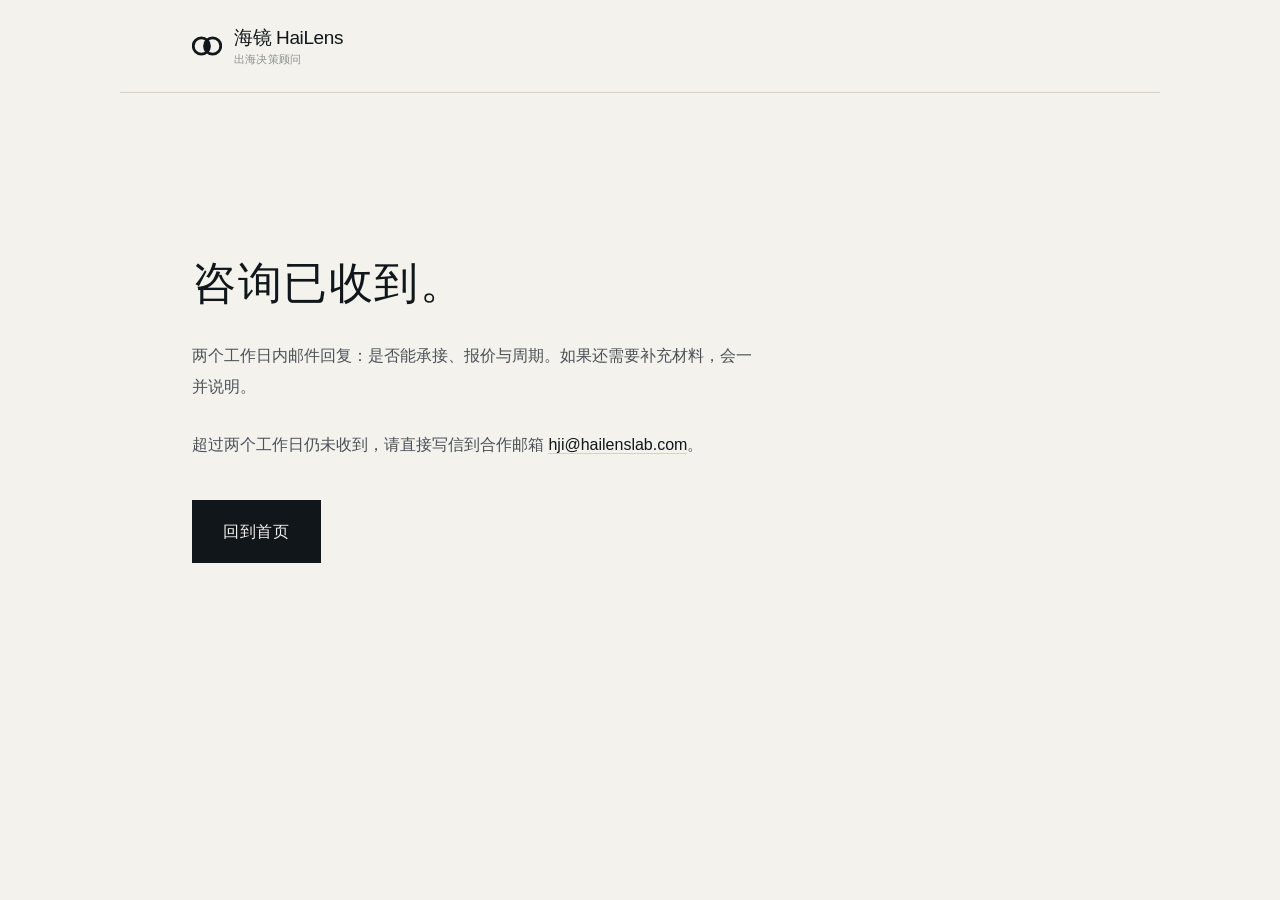
<file: thanks.html>
<!doctype html>
<html lang="zh-CN">
<head>
<meta charset="utf-8">
<meta name="viewport" content="width=device-width, initial-scale=1">
<title>咨询已收到 · HaiLens 海镜</title>
<meta name="robots" content="noindex">
<link rel="icon" href="assets/favicon.svg" type="image/svg+xml">
<link rel="stylesheet" href="assets/style.css">
<script src="assets/hl-analytics.js" defer></script>
</head>
<body>
<header class="wrap top">
  <a class="brand" href="index.html">
    <img src="assets/logo/hailens_mark_small.svg" width="30" height="30" alt="" aria-hidden="true">
    <span class="lockup"><span class="name">海镜 HaiLens</span><span class="tagline">出海决策顾问</span></span>
  </a>
</header>
<main class="wrap done">
  <h1>咨询已收到。</h1>
  <p>两个工作日内邮件回复：是否能承接、报价与周期。如果还需要补充材料，会一并说明。</p>
  <p>超过两个工作日仍未收到，请直接写信到合作邮箱 <a href="mailto:hji@hailenslab.com" style="color:var(--ink);border-bottom:1px solid var(--rule);text-decoration:none">hji@hailenslab.com</a>。</p>
  <p style="margin-top:40px"><a class="btn" href="index.html">回到首页</a></p>
</main>
</body>
</html>
</file>
<file: assets/style.css>
:root{
  --ink:#10161A; --ink-2:#4A5158; --ink-3:#8A8F8C;
  --paper:#F4F2ED; --paper-hi:#FBFAF7; --rule:#D5D1C6;
  --accent:#14504B; --alert:#B4501E;
  --wrap:1040px;
  --serif:'Songti SC','Source Han Serif SC','Noto Serif SC',Georgia,serif;
  --sans:'Inter','PingFang SC','Helvetica Neue',Arial,sans-serif;
}
*{box-sizing:border-box;margin:0;padding:0}
html{-webkit-text-size-adjust:100%}
body{
  background:var(--paper);color:var(--ink);
  font-family:var(--sans);font-size:16px;line-height:1.75;
  -webkit-font-smoothing:antialiased;
}
.wrap{max-width:var(--wrap);margin:0 auto;padding:0 72px}
a{color:inherit}
hr{border:0;border-top:1px solid var(--rule)}
.lbl{font-size:11px;letter-spacing:.16em;text-transform:uppercase;color:var(--ink-3)}

/* ---------- 顶栏 ---------- */
.top{padding-top:26px;padding-bottom:26px;display:flex;justify-content:space-between;align-items:center;gap:32px;flex-wrap:wrap;border-bottom:1px solid var(--rule)}
.brand{display:flex;align-items:center;gap:12px;text-decoration:none}
.brand svg,.brand img{display:block;width:auto}
.brand .name{font-size:19px;font-weight:500;letter-spacing:-.4px}
.top .mail{font-size:13px;color:var(--ink-2);text-decoration:none;border-bottom:1px solid var(--rule);padding-bottom:2px;white-space:nowrap}
.top .mail:hover{color:var(--ink);border-bottom-color:var(--ink)}

/* ---------- 导航 ---------- */
.nav{display:flex;align-items:center;flex-wrap:wrap;gap:8px 26px;margin-left:auto}
.nav a{
  font-size:13.5px;color:var(--ink-2);text-decoration:none;letter-spacing:.03em;
  white-space:nowrap;padding-bottom:2px;border-bottom:1px solid transparent;
  transition:color .15s,border-color .15s;
}
.nav a:hover,.nav a[aria-current="page"]{color:var(--ink);border-bottom-color:var(--ink)}

/* ---------- 首屏 ---------- */
.hero{padding-top:96px;padding-bottom:80px}
.hero h1{
  font-family:var(--serif);font-weight:400;
  font-size:clamp(30px,4.4vw,52px);line-height:1.35;letter-spacing:2px;
  max-width:820px;
}
.hero .lede{
  margin-top:32px;max-width:660px;
  font-size:17px;line-height:1.95;color:var(--ink-2);
}
.hero .lede b{color:var(--ink);font-weight:500}
.hero .act{margin-top:44px;display:flex;align-items:center;gap:24px;flex-wrap:wrap}

.btn{
  display:inline-block;background:var(--ink);color:var(--paper);
  padding:15px 30px;font-size:16px;letter-spacing:.04em;text-decoration:none;
  border:1px solid var(--ink);transition:background .15s,border-color .15s;
}
.btn:hover{background:var(--accent);border-color:var(--accent)}
.btn.ghost{background:transparent;color:var(--ink)}
.btn.ghost:hover{background:var(--ink);border-color:var(--ink);color:var(--paper)}
.btn-note{font-size:13px;color:var(--ink-3)}

/* ---------- 通用节 ---------- */
.sec{padding-top:80px;padding-bottom:80px;border-top:1px solid var(--rule)}
.sec-head{display:flex;align-items:baseline;gap:16px;margin-bottom:40px}
.sec-head .num{font-size:11px;letter-spacing:.1em;color:var(--accent)}
.sec-head h2{font-family:var(--serif);font-size:26px;font-weight:400;letter-spacing:1px}
.sec-head .en{font-size:11px;letter-spacing:.2em;text-transform:uppercase;color:var(--ink-3)}
.body{font-size:16px;color:var(--ink-2);line-height:1.95;max-width:660px}
.body b{color:var(--ink);font-weight:500}
.body + .body{margin-top:16px}

/* ---------- 五项 ---------- */
.five{list-style:none;margin-top:8px;border-top:1px solid var(--rule)}
.five li{
  display:grid;grid-template-columns:56px 1fr;gap:20px;
  padding:22px 0;border-bottom:1px solid var(--rule);
}
.five .n{font-size:11px;letter-spacing:.1em;color:var(--accent);padding-top:5px}
.five .t{font-size:17px;letter-spacing:.02em}
.five .d{font-size:14px;color:var(--ink-3);margin-top:4px;line-height:1.75}

/* ---------- 不适合 ---------- */
.no{list-style:none;margin-top:4px}
.no li{
  padding:14px 0 14px 26px;position:relative;
  font-size:15px;color:var(--ink-2);border-bottom:1px solid var(--rule);
}
.no li::before{content:"";position:absolute;left:0;top:26px;width:12px;height:1px;background:var(--alert)}
.no li b{color:var(--ink);font-weight:500}

/* ---------- 表单 ---------- */
.form-wrap{display:grid;grid-template-columns:1fr 1.1fr;gap:72px;align-items:start}
.form{display:grid;gap:26px}
.field{display:grid;gap:7px}
.field label{font-size:11px;letter-spacing:.14em;color:var(--ink-3)}
.field label .opt{color:#B4B0A6;letter-spacing:.04em}
.field input,.field textarea{
  width:100%;border:0;border-bottom:1px solid var(--rule);
  background:transparent;padding:9px 0;
  font-family:inherit;font-size:16px;color:var(--ink);
  border-radius:0;appearance:none;
}
.field select{
  width:100%;border:0;border-bottom:1px solid var(--rule);
  background:transparent;padding:9px 0;
  font-family:inherit;font-size:16px;color:var(--ink);
  border-radius:0;
}
.field input:focus,.field textarea:focus,.field select:focus{outline:none;border-bottom-color:var(--ink)}
.field textarea{resize:vertical;min-height:64px}
.field input::placeholder,.field textarea::placeholder{color:#B4B0A6}
.form .btn{width:100%;text-align:center;margin-top:6px;cursor:pointer;font-family:inherit}
.form .fine{font-size:12px;color:var(--ink-3);line-height:1.8}
.hp{position:absolute;left:-9999px;width:1px;height:1px;overflow:hidden}

/* ---------- 为什么 ---------- */
.story{max-width:660px}
.story p{font-size:16px;line-height:2;color:var(--ink-2)}
.story p + p{margin-top:18px}
.story .last{font-family:var(--serif);font-size:22px;line-height:1.7;color:var(--ink);letter-spacing:.5px;margin-top:30px}

/* ---------- 页脚 ---------- */
.foot{padding-top:56px;padding-bottom:72px;border-top:1px solid var(--rule);display:flex;justify-content:space-between;gap:24px;flex-wrap:wrap}
.foot .l{font-size:13px;color:var(--ink-2)}
.foot .r{font-size:12px;color:var(--ink-3);letter-spacing:.06em}
.foot a{text-decoration:none;border-bottom:1px solid var(--rule)}

/* ---------- 提交成功页 ---------- */
.done{min-height:70vh;display:flex;flex-direction:column;justify-content:center;padding-top:96px;padding-bottom:96px}
.done h1{font-family:var(--serif);font-size:clamp(28px,4vw,44px);font-weight:400;letter-spacing:1.5px;line-height:1.4}
.done p{margin-top:26px;font-size:16px;color:var(--ink-2);max-width:560px;line-height:1.95}

@media (max-width:880px){
  .wrap{padding-left:24px;padding-right:24px}
  .hero{padding-top:56px;padding-bottom:48px}
  .sec{padding-top:56px;padding-bottom:56px}
  .form-wrap{grid-template-columns:1fr;gap:40px}
  .five li{grid-template-columns:36px 1fr;gap:12px}
  .top{gap:10px 16px;padding-top:20px;padding-bottom:16px}
  .nav{order:3;flex-basis:100%;margin-left:0;gap:6px 22px;padding-top:2px}
  .nav a{font-size:13px}
  .top .mail{margin-left:auto;font-size:12px}
  .foot{flex-direction:column;gap:10px}
  .foot .r{line-height:2}
}

/* ---------- 回信内容 ---------- */
.reply{margin-top:44px;padding-top:26px;border-top:1px solid var(--rule)}
.reply .lbl{margin-bottom:18px}
.reply ol{list-style:none;counter-reset:r}
.reply li{
  counter-increment:r;position:relative;padding:12px 0 12px 30px;
  font-size:14px;color:var(--ink-2);line-height:1.7;
  border-bottom:1px solid var(--rule);
}
.reply li::before{
  content:counter(r,decimal-leading-zero);position:absolute;left:0;top:13px;
  font-size:10px;letter-spacing:.08em;color:var(--accent);
}

.sample-form{margin-top:30px;max-width:820px;display:grid;grid-template-columns:repeat(3,1fr);gap:18px}
.sample-form .btn{grid-column:1/-1;justify-self:start;margin-top:6px;cursor:pointer;font-family:inherit}
.sample-form .fine{grid-column:1/-1;font-size:12px;color:var(--ink-3);line-height:1.8}
@media (max-width:820px){.sample-form{grid-template-columns:1fr}}

.scope-note{margin-top:14px;font-size:14px;color:var(--ink-3);letter-spacing:.02em}

/* ==========================================================
   门面页 v3：首页三屏 / 内容页 / 守则页
   ========================================================== */

/* ---------- 首页 ---------- */
.hero{padding-top:92px;padding-bottom:76px}
.hero .rules-line{margin-top:26px;font-size:13.5px;color:var(--ink-3);letter-spacing:.02em}
.hero .rules-line a{
  color:var(--ink-2);text-decoration:none;
  border-bottom:1px solid var(--rule);padding-bottom:2px;
  transition:color .15s,border-color .15s;
}
.hero .rules-line a:hover{color:var(--ink);border-bottom-color:var(--ink)}

.sec-foot{margin-top:38px;max-width:680px}
.sec-foot p{font-size:16px;color:var(--ink-2);line-height:1.95}
.sec-foot p + p{margin-top:10px}
.sec-foot b{color:var(--ink);font-weight:500}
.sec-link a{
  color:var(--ink);text-decoration:none;
  border-bottom:1px solid var(--rule);padding-bottom:2px;
}
.sec-link a:hover{border-bottom-color:var(--ink)}

/* ---------- 两张卡 ---------- */
.cards{display:grid;grid-template-columns:1fr 1fr;gap:24px;margin-top:8px}
.card{
  display:flex;flex-direction:column;
  padding:30px 30px 26px;min-height:236px;
  background:var(--paper-hi);border:1px solid var(--rule);
  text-decoration:none;
  transition:border-color .15s,background .15s,transform .15s;
}
.card:hover{border-color:var(--ink)}
.card .lbl{display:block;margin-bottom:18px}
.card h3{
  font-family:var(--serif);font-size:23px;font-weight:500;
  letter-spacing:.5px;line-height:1.5;color:var(--ink);
}
.card p{
  margin-top:10px;font-size:14px;line-height:1.85;color:var(--ink-2);
  max-width:none;
}
.card .go{
  margin-top:auto;padding-top:24px;
  font-size:13px;letter-spacing:.04em;color:var(--ink);
  border-bottom:1px solid var(--rule);align-self:flex-start;
  padding-bottom:2px;
}
.card:hover .go{color:var(--accent);border-bottom-color:var(--accent)}

.start-foot{
  margin-top:48px;padding-top:26px;border-top:1px solid var(--rule);
  display:flex;justify-content:space-between;align-items:baseline;
  gap:16px 32px;flex-wrap:wrap;
}
.founder{
  font-family:var(--serif);font-size:18px;line-height:1.85;
  letter-spacing:.3px;max-width:680px;
}
.founder a{color:var(--ink);text-decoration:none}
.founder a:hover{color:var(--accent)}
.founder .go{
  font-family:var(--sans);font-size:13px;color:var(--ink-3);
  white-space:nowrap;margin-left:6px;
}
.founder a:hover .go{color:var(--accent)}
.contact-line{font-size:13.5px;color:var(--ink-3);white-space:nowrap}
.contact-line a{
  color:var(--ink-2);text-decoration:none;
  border-bottom:1px solid var(--rule);padding-bottom:2px;
}
.contact-line a:hover{color:var(--ink);border-bottom-color:var(--ink)}

/* ---------- 内容页（about / apply） ---------- */
.page-hero{padding-top:76px;padding-bottom:40px}
.page-hero .kicker{
  font-size:11px;letter-spacing:.18em;text-transform:uppercase;
  color:var(--accent);
}
.page-hero h1{
  font-family:var(--serif);font-weight:400;
  font-size:clamp(30px,4.2vw,46px);line-height:1.35;letter-spacing:1.5px;
  margin-top:14px;
}
.page-body{padding-bottom:88px}
.apply-lead{margin-bottom:8px}
.apply-lead .body + .body{margin-top:16px}

/* ---------- 守则页 ---------- */
.principles{padding-bottom:0}
.principles .pr-hero{padding-top:72px;padding-bottom:8px}
.principles .kicker{
  font-size:11px;letter-spacing:.18em;text-transform:uppercase;
  color:var(--accent);
}
.principles .pr-hero h1{
  font-family:var(--serif);font-weight:400;
  font-size:clamp(34px,4.6vw,52px);line-height:1.25;letter-spacing:2px;
  margin-top:14px;
}
.principles .sub{
  font-family:var(--serif);font-size:21px;line-height:1.7;
  color:var(--ink-2);margin-top:14px;letter-spacing:.4px;max-width:760px;
}
.principles .lede{
  max-width:760px;margin-top:22px;font-size:16px;line-height:1.95;
  color:var(--ink-2);
}
.principles .lede b{color:var(--ink);font-weight:600}
.principles .chain-note{
  margin-top:16px;padding-left:14px;border-left:2px solid var(--accent);
  font-family:var(--serif);font-size:17px;line-height:1.9;
  color:var(--ink-2);max-width:780px;
}
.principles .pr-rule{border:0;border-top:1px solid var(--rule);margin:40px 0 0}
.principles .pr-item{
  display:grid;grid-template-columns:92px 1fr;gap:26px;
  padding:30px 0;border-top:1px solid var(--rule);
}
.principles .pr-item:first-of-type{border-top:0}
.principles .pno{
  font-family:var(--serif);font-size:44px;line-height:1;
  color:var(--accent);letter-spacing:-1px;
}
.principles .pno small{
  display:block;font-family:var(--sans);font-size:10px;
  letter-spacing:.16em;color:var(--ink-3);margin-top:8px;
}
.principles .pr-item h2{
  font-family:var(--serif);font-size:25px;font-weight:500;letter-spacing:.5px;
}
.principles .principle{
  font-size:16px;line-height:1.9;color:var(--ink);
  margin-top:8px;max-width:760px;
}
.principles .principle b{font-weight:600}
.principles .why{
  font-size:13.5px;line-height:1.8;color:var(--ink-2);
  margin-top:8px;max-width:760px;
}
.principles .ex{
  margin-top:14px;background:var(--paper-hi);border-left:2px solid var(--rule);
  padding:12px 16px;font-size:13px;line-height:1.8;color:var(--ink-2);
  max-width:820px;
}
.principles .ex .lbl{
  font-size:10.5px;letter-spacing:.14em;color:var(--ink-3);
  text-transform:uppercase;display:block;margin-bottom:3px;
}
.principles .ex b{color:var(--ink);font-weight:600}

.principles .check{margin-top:38px;background:var(--ink);color:var(--paper);padding:28px 32px}
.principles .check h3{
  font-family:var(--serif);font-size:20px;font-weight:400;letter-spacing:.5px;
}
.principles .check ol{margin:14px 0 0 18px;font-size:14px;line-height:1.9;color:#D8DFDB}
.principles .check li{padding:4px 0}
.principles .check b{color:#fff;font-weight:600}

.principles .quote{
  margin-top:34px;padding:24px 28px;border-left:2px solid var(--accent);
  background:var(--paper-hi);
}
.principles .quote p{
  font-family:var(--serif);font-size:20px;line-height:1.85;letter-spacing:.4px;
}
.principles .honest{
  margin-top:26px;border:1px solid var(--rule);padding:16px 18px;
  font-size:13px;color:var(--ink-2);line-height:1.8;
}
.principles .honest b{color:var(--ink)}
.principles .fine{
  margin-top:24px;font-size:12px;color:var(--ink-3);
  line-height:1.8;max-width:840px;
}
.principles .pr-block{padding-top:76px;padding-bottom:84px}
.principles .pr-block .body{margin-bottom:8px}
.principles .pr-block .five{margin-top:8px}
.principles .pr-block .body + .no{margin-top:24px}
.principles .pr-block .no li{max-width:780px}

/* ---------- 窄屏补充 ---------- */
@media (max-width:880px){
  .hero{padding-top:48px;padding-bottom:44px}
  .hero .act{gap:14px}
  .cards{grid-template-columns:1fr;gap:16px}
  .card{min-height:0;padding:24px 22px}
  .card h3{font-size:21px}
  .card .go{padding-top:20px}
  .start-foot{flex-direction:column;align-items:flex-start;gap:10px;margin-top:36px;padding-top:22px}
  .founder{font-size:16px}
  .contact-line{white-space:normal}
  .page-hero{padding-top:48px;padding-bottom:32px}
  .page-body{padding-bottom:60px}
  .principles .pr-hero{padding-top:48px}
  .principles .pr-hero h1{font-size:34px}
  .principles .sub{font-size:19px}
  .principles .pr-item{grid-template-columns:56px 1fr;gap:14px;padding:26px 0}
  .principles .pno{font-size:30px}
  .principles .check{padding:22px 20px}
  .principles .quote{padding:20px}
  .principles .quote p{font-size:18px}
  .principles .pr-block{padding-top:52px;padding-bottom:56px}
}

/* ---------- 首屏补充说明 / 直连说明 ---------- */
.hero-note{margin-top:14px;font-size:13px;color:var(--ink-3);line-height:1.75;letter-spacing:.02em;max-width:720px}

/* ---------- 卡片价格 ---------- */
.card .price{font-size:14px;color:var(--ink);font-weight:600;letter-spacing:.02em;margin-top:10px;line-height:1.7}
.card .price-sub{font-size:12.5px;color:var(--ink-3);margin-top:4px;line-height:1.7}

/* ---------- 品牌锁定：海镜 HaiLens + 定位陈述 ---------- */
.brand .lockup{display:flex;flex-direction:column;gap:3px;line-height:1.25}
.brand .tagline{font-size:10.5px;color:var(--ink-3);letter-spacing:.02em;white-space:nowrap}
.top .mail .mail-lbl{color:var(--ink-3);margin-right:5px;font-size:12px}
@media (max-width:820px){
  .brand .tagline{min-width:0;white-space:normal;max-width:210px;line-height:1.35}
  .sec-head .en{display:none}
}
</file>
